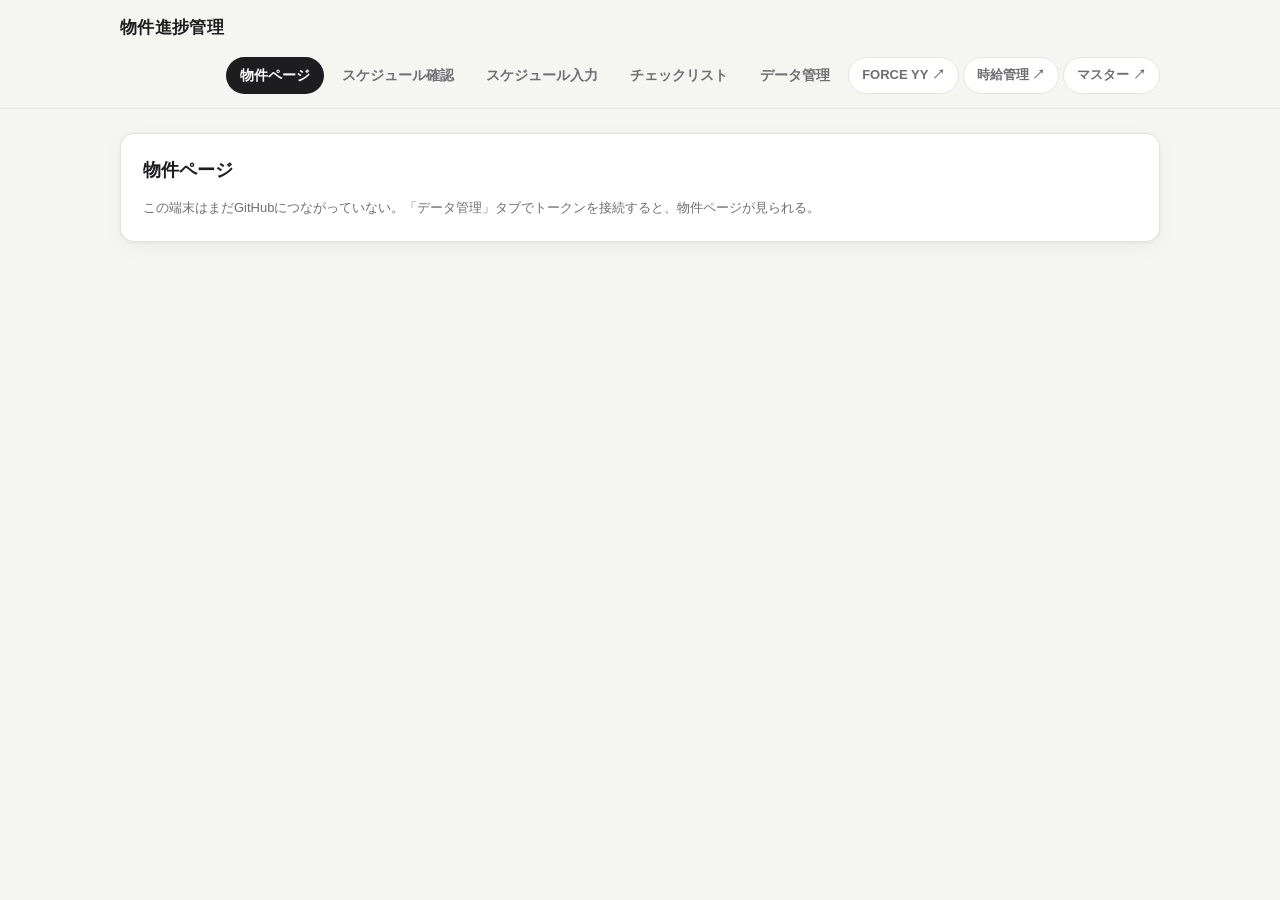
<file: bukken/index.html>
<!DOCTYPE html>
<html lang="ja">
<head>
<meta charset="UTF-8">
<meta name="viewport" content="width=device-width, initial-scale=1">
<title>物件進捗管理</title>
<link rel="icon" href="favicon.ico" sizes="any">
<link rel="icon" type="image/png" sizes="32x32" href="favicon-32.png">
<link rel="icon" type="image/png" sizes="16x16" href="favicon-16.png">
<link rel="apple-touch-icon" href="apple-touch-icon.png">
<link rel="stylesheet" href="../shared/base.css">
<link rel="stylesheet" href="pages.css?v=20260925">
<style>
/* 見た目の共通部分は ../shared/base.css（正本）。ここはこのアプリ固有のUIだけ */
textarea{width:100%;min-height:40px;resize:vertical}
.card h2{display:flex;align-items:center;gap:8px}
.memo-icon{cursor:help;color:var(--sub);font-size:11px}
.done{opacity:.45;text-decoration:line-through}
.overdue td{background:var(--danger-soft)}
.soon td{background:var(--warn-soft)}
/* gantt */
.gtoolbar{display:flex;gap:8px;flex-wrap:wrap;align-items:center;margin-bottom:12px}
.gtoolbar .grp{display:flex;gap:4px;align-items:center;background:#ececea;border-radius:999px;padding:3px}
.gtoolbar .grp button{border:none;background:transparent;padding:5px 12px;border-radius:999px;cursor:pointer;font-size:12px;color:var(--sub);font-weight:600}
.gtoolbar .grp button.on{background:#fff;color:var(--ink);box-shadow:0 1px 2px rgba(0,0,0,.1)}
.gwrap{overflow-x:auto;-webkit-overflow-scrolling:touch;border:1px solid var(--line);border-radius:10px}
.tblwrap{overflow-x:auto;-webkit-overflow-scrolling:touch}
.gantt{min-width:760px}
.grow{display:flex;border-bottom:1px solid #f0f0ee;min-height:30px}
.grow.header{border-bottom:1px solid var(--line);background:#fafaf8;position:sticky;top:0}
.grow.phead{background:#f0f2ee;font-weight:700;font-size:12px}
.glabel{flex:0 0 220px;padding:5px 8px;font-size:12px;border-right:1px solid var(--line);display:flex;align-items:center;gap:5px;overflow:hidden;white-space:nowrap;text-overflow:ellipsis}
.gtrack{flex:1;position:relative}
.gline{position:absolute;top:0;bottom:0;width:1px;background:#ececea}
.gline.month{background:#d8d8d4}
.gwe{position:absolute;top:0;bottom:0;background:rgba(110,110,115,.06)}
.gtoday{position:absolute;top:0;bottom:0;width:2px;background:var(--danger);z-index:5}
.gbar{position:absolute;top:5px;height:20px;border-radius:5px;opacity:.9;cursor:pointer;min-width:4px}
.gbar.done{opacity:.3}
.gpt{position:absolute;top:7px;width:14px;height:14px;transform:translateX(-7px) rotate(45deg);border-radius:3px;cursor:pointer;z-index:4}
.gpt.circle{border-radius:50%;transform:translateX(-7px)}
.gpt.done{opacity:.3}
.gmon{position:absolute;top:0;font-size:11px;color:var(--sub);padding:4px 4px;white-space:nowrap;border-left:1px solid #d6dae2}
.gday{position:absolute;bottom:0;font-size:10px;color:var(--sub);transform:translateX(2px);white-space:nowrap}
/* 締切ボード・チェックリスト */
.dlboard{display:flex;gap:6px;flex-wrap:wrap;margin-bottom:12px}
.dlchip{border:1px solid var(--line);border-radius:10px;padding:5px 12px;font-size:12px;cursor:pointer;background:#fff;display:flex;gap:6px;align-items:center}
.dlchip.near{background:var(--warn-soft);border-color:#d9c28a}
.dlchip.over{background:var(--danger-soft);border-color:var(--danger);color:var(--danger);font-weight:700}
.chk{display:flex;align-items:center;gap:8px;padding:4px 6px;border-bottom:1px solid #f0f0ee}
.chk input{width:16px;height:16px;flex:0 0 auto}
.prog{font-size:11px;color:var(--sub)}
.filerow{display:flex;gap:8px;flex-wrap:wrap;align-items:center}
/* タブレット以下（共通分はbase.css・ここはガント等の固有UIだけ） */
@media(max-width:820px){
  .gtoolbar .grp{flex-wrap:wrap}
  .gtoolbar .grp button{padding:8px 12px;white-space:nowrap}
  .dlchip{padding:8px 10px}
  .chk{padding:8px 6px}
  .chk input{width:20px;height:20px}
}
/* 印刷＝PDF書き出し（共通ルールはbase.css・ここはガント等の固有UIだけ）
   ガントは横長なのでこのアプリだけA4ヨコ（base.cssのA4タテを上書き） */
@media print{
  @page{size:A4 landscape}
  #printSheet .gwrap{overflow:visible;border:none;border-radius:0}
  #printSheet .gantt{min-width:0}
  #printSheet .grow{break-inside:avoid;min-height:18px}
  #printSheet .grow.header{position:static}
  #printSheet .grow.header .gtrack{height:26px!important}
  #printSheet .grow.phead{font-size:9px}
  #printSheet .glabel{flex-basis:200px;font-size:9px;padding:2px 6px;gap:4px}
  #printSheet .gbar{height:11px;top:3px;border-radius:3px}
  #printSheet .gpt{width:9px;height:9px;top:4px;transform:translateX(-5px) rotate(45deg);border-radius:2px}
  #printSheet .gpt.circle{transform:translateX(-5px)}
  #printSheet .gmon{font-size:8px;padding:2px 3px}
  #printSheet .gday{font-size:7px}
  #printSheet .dot{width:7px;height:7px}
  #printSheet .memo-icon{font-size:8px}
  #printSheet .tblwrap{overflow:visible}
}
/* スマホ（共通分はbase.css） */
@media(max-width:720px){
  .gtoolbar{gap:6px}
  .gtoolbar .grp button{padding:7px 8px;font-size:12px}
  .glabel{flex-basis:110px;font-size:11px}
  .gtoolbar>label{margin-left:0!important}
}
</style>
</head>
<body>
<header>
  <div class="head-in">
    <h1>物件進捗管理 <small id="syncBadge" title="クラウド同期の状態"></small></h1>
    <nav>
      <button data-tab="pages" class="active">物件ページ</button>
      <button data-tab="schedule">スケジュール確認</button>
      <button data-tab="input">スケジュール入力</button>
      <button data-tab="check">チェックリスト</button>
      <button data-tab="data">データ管理<span id="bakDot" style="display:none;color:#ff6b6b"> ●</span></button>
      <a class="applink" href="../force-yy/" title="FORCE TYPE YY（百とリタの先回り）の状況">FORCE YY ↗</a>
      <a class="applink" href="../jikyu/" title="時給プロジェクト管理を開く">時給管理 ↗</a>
      <a class="applink" href="../master/" title="マスター管理を開く（物件・クライアント・種別の追加はこちら）">マスター ↗</a>
    </nav>
  </div>
</header>
<main>

<!-- ===== スケジュール確認 ===== -->
<!-- ===== 物件ページ（pages.js） ===== -->
<section class="tab active" id="tab-pages"><div id="pagesRoot"></div></section>

<section class="tab" id="tab-schedule">
  <div class="card">
    <div id="dlBoard"></div>
    <div class="gtoolbar">
      <div class="grp" id="modeGrp">
        <button data-mode="gantt" class="on">ガント</button>
        <button data-mode="list">一覧表</button>
      </div>
      <div class="grp" id="periodGrp">
        <button data-period="w1">週間</button>
        <button data-period="w2">2週間</button>
        <button data-period="m1" class="on">月間</button>
        <button data-period="m2">2ヶ月</button>
        <button data-period="m3">3ヶ月</button>
        <button data-period="m6">6ヶ月</button>
      </div>
      <select id="scopeSel"><option value="all">全物件</option></select>
      <div class="grp">
        <button id="navPrev">◀</button>
        <button id="navToday">今日</button>
        <button id="navNext">▶</button>
      </div>
      <button class="btn sec sm" id="btnPdf" title="表示中のスケジュールをA4タテのPDFに（印刷画面で「PDFとして保存」）">PDF</button>
      <span id="rangeLabel" style="font-size:12px;color:var(--sub)"></span>
      <label style="font-size:12px;display:flex;align-items:center;gap:4px;margin-left:auto">
        <input type="checkbox" id="showDone" checked>完了も表示</label>
    </div>
    <div id="schedArea"></div>
  </div>
</section>

<!-- ===== スケジュール入力 ===== -->
<section class="tab" id="tab-input">
  <div class="card">
    <h2 id="itemFormTitle">予定・締切の登録</h2>
    <div class="frm">
      <label>物件 *<select id="iProject"></select></label>
      <label>種別 *<select id="iType"></select></label>
      <label>タイトル *<input id="iTitle" placeholder="例：実施設計図書 提出" style="width:220px"></label>
      <label>開始日 *<input type="date" id="iStart"></label>
      <label>終了日（空欄=単日・締切）<input type="date" id="iEnd"></label>
      <label>関係者区分<select id="iParty">
        <option>FDOA</option><option>クライアント</option><option>業者</option><option>その他</option>
      </select></label>
      <label>関係者名（業者名等）<input id="iPartyName" placeholder="例：福田建装" style="width:130px"></label>
      <label>ステータス<select id="iStatus">
        <option>予定</option><option>進行中</option><option>完了</option>
      </select></label>
    </div>
    <label style="font-size:11px;color:var(--sub)">備忘録メモ<textarea id="iMemo" placeholder="経緯・注意点・連絡内容など何でも"></textarea></label>
    <div style="margin-top:10px;display:flex;gap:8px">
      <button class="btn" id="itemSaveBtn">登録</button>
      <button class="btn gray" id="itemCancelBtn" style="display:none">キャンセル</button>
    </div>
  </div>
  <div class="card">
    <h2>登録済み一覧 <span class="count" id="itemCount"></span></h2>
    <div class="filerow" style="margin-bottom:10px">
      <select id="fProject"><option value="">全物件</option></select>
      <select id="fType"><option value="">全種別</option></select>
      <input id="fKw" placeholder="キーワード検索" style="width:160px">
    </div>
    <div class="tblwrap"><table>
      <thead><tr><th>開始</th><th>終了</th><th>物件</th><th>種別</th><th>タイトル</th><th>関係者</th><th>状態</th><th>メモ</th><th></th></tr></thead>
      <tbody id="itemRows"></tbody>
    </table></div>
  </div>
</section>

<!-- ===== チェックリスト ===== -->
<section class="tab" id="tab-check">
  <div class="card">
    <h2>提出物チェックリスト <span class="count" id="checkCount"></span></h2>
    <p class="note" style="margin-bottom:10px">山場の物件だけ持つ。提出が済んだらリストごと捨てる（管理はこれだけ方式）。</p>
    <div class="frm" style="align-items:flex-start">
      <label>物件<select id="kProject"></select></label>
      <label style="flex:1;min-width:240px">項目（改行で複数まとめて追加OK）<textarea id="kTitle" placeholder="平面図&#10;展開図&#10;建具表 …"></textarea></label>
      <button class="btn" id="kAddBtn" style="margin-top:16px">追加</button>
    </div>
    <div id="checkArea"></div>
  </div>
</section>

<!-- ===== データ管理 ===== -->
<section class="tab" id="tab-data">
  <div class="card">
    <h2>クラウド同期（GitHub保存）</h2>
    <p class="note" id="syncStatus" style="margin-bottom:10px">未設定（この端末のブラウザ内にだけ保存中）</p>
    <div class="frm">
      <label>アクセストークン<input type="password" id="ghTokenInput" placeholder="github_pat_…" style="width:280px"></label>
      <button class="btn" id="ghConnectBtn">接続</button>
      <button class="btn gray" id="ghSyncNowBtn">今すぐ同期</button>
      <button class="btn red" id="ghDisconnectBtn">この端末から切断</button>
    </div>
    <p class="note">接続すると保存のたびにGitHubの非公開リポジトリ（<span id="repoLabel"></span>）へ自動保存され、他の端末と共有される。トークンは3アプリ（マスター・物件・時給）共通で、この端末のブラウザにだけ保存。オフライン時もそのまま使えて、復帰時に同期する。</p>
  </div>
  <div class="card">
    <h2>バックアップ・書き出し</h2>
    <div style="display:flex;gap:8px;flex-wrap:wrap;margin-bottom:10px">
      <button class="btn" id="expJson">JSON書き出し（完全バックアップ）</button>
      <button class="btn" id="expCsv">予定CSV書き出し</button>
      <label class="btn gray" style="display:inline-block;cursor:pointer">JSON読み込み（復元）<input type="file" id="impJson" accept=".json" style="display:none"></label>
    </div>
    <p class="note" id="bakNote">クラウド同期が未設定の間、データはこのブラウザのlocalStorageにだけ保存される。<b>節目ごとにJSON書き出し</b>して「バックアップ」フォルダへ。（同期接続後は全保存がGitHubに自動バックアップされるので、JSON書き出しは保険）</p>
  </div>
  <div class="card">
    <h2>現在のデータ</h2>
    <p class="note" id="dataStats"></p>
  </div>
  <div class="card">
    <h2>拡張ロードマップ（設計メモ）</h2>
    <p class="note">
      ・全データはスキーマバージョン付きJSON。全項目に <code>memo</code> と予備領域 <code>meta</code> を持たせてあり、項目追加はスキーマ移行で吸収できる。<br>
      ・マスタ（クライアント・物件・種別）の正本は master.json。<b>追加・編集はマスター管理アプリで</b>（このアプリは読むだけ）。<br>
      ・将来：時給プロジェクト管理と物件IDで連携（稼働記録⇄スケジュール突き合わせ）→ 最終的に合体も可。
    </p>
  </div>
  <div class="card">
    <h2>危険操作</h2>
    <button class="btn red" id="wipeBtn">全データ消去</button>
  </div>
</section>

</main>
<div id="printSheet" aria-hidden="true"></div>
<script src="../shared/store.js?v=20260720"></script>
<script src="pages.js?v=20260925b"></script>
<script>
'use strict';
/* ========== 設定（直書き禁止・ここに集約） ========== */
const CONFIG={
  github:{owner:'neongreeen',repo:'fdoa-app-data',branch:'main'},
  files:{master:'master.json',bukken:'bukken.json'},
  tokenKey:'fdoa_gh_token',                 // 3アプリ共通のトークン保存キー
  legacyTokenKeys:['fdoa_bukken_gh_token'],
  storageKey:'fdoa_bukken_shinchoku_v1',    // この端末（localStorage）の保存キー
  masterCacheKey:'fdoa_master_cache_v1',    // master.jsonの端末キャッシュ（オフライン用・時給とも共用予定）
};

/* ========== 基盤 ========== */
const $=id=>document.getElementById(id);
const esc=s=>String(s??'').replace(/[&<>"']/g,c=>({'&':'&amp;','<':'&lt;','>':'&gt;','"':'&quot;',"'":'&#39;'}[c]));
const uid=p=>p+'_'+Date.now().toString(36)+Math.random().toString(36).slice(2,6);
const pad=n=>String(n).padStart(2,'0');
const fmt=d=>d.getFullYear()+'-'+pad(d.getMonth()+1)+'-'+pad(d.getDate());
const parse=s=>{const[y,m,d]=s.split('-').map(Number);return new Date(y,m-1,d);};
const addDays=(d,n)=>{const x=new Date(d);x.setDate(x.getDate()+n);return x;};
const daysBetween=(a,b)=>Math.round((b-a)/864e5);
const today=()=>{const n=new Date();return new Date(n.getFullYear(),n.getMonth(),n.getDate());};
const WD=['日','月','火','水','木','金','土'];
const disp=s=>{if(!s)return'';const d=parse(s);return (d.getMonth()+1)+'/'+d.getDate()+'('+WD[d.getDay()]+')';};
const mondayOf=d=>addDays(d,-((d.getDay()+6)%7));

function seed(){return{schemaVersion:2,items:[],checklists:[],settings:{},meta:{}};}
function migrate(d){
  const base=seed();
  for(const k of Object.keys(base)) if(d[k]===undefined) d[k]=base[k];
  // v1→v2：マスタ（clients/projects/types）はmaster.jsonへ移管（着工② 2026-07-08）。IDは統一済みなので付け替え不要
  delete d.clients;delete d.projects;delete d.types;
  d.schemaVersion=2;
  return d;
}
let db;
try{const raw=localStorage.getItem(CONFIG.storageKey);db=raw?migrate(JSON.parse(raw)):seed();}catch(e){db=seed();}
function persist(){localStorage.setItem(CONFIG.storageKey,JSON.stringify(db));}
function save(){db.settings.dirtyCount=(db.settings.dirtyCount||0)+1;db.meta.savedAt=new Date().toISOString();persist();renderAll();store.queueSync();}

const view={mode:'gantt',scope:'all',period:'m1',anchor:today(),showDone:true,editItem:null};

/* ========== マスタ（正本＝master.json・このアプリは読み取り専用） ========== */
let masters={clients:[],projects:[],types:[]};
function adoptMasters(m){
  if(!m)return;
  masters={clients:m.clients||[],projects:m.projects||[],types:m.types||[]};
  try{localStorage.setItem(CONFIG.masterCacheKey,JSON.stringify(m));}catch(e){} // キャッシュはmaster.json丸ごと（時給はcontents/expTypesも使うため）
}
// 起動時はキャッシュから即表示（オフラインでも直近のマスタで動く）。マスター管理アプリのローカルデータも予備に読む
try{
  const c=localStorage.getItem(CONFIG.masterCacheKey);
  if(c)masters=JSON.parse(c);
  else{const m=localStorage.getItem('fdoa_master_v1');if(m)adoptMasters(JSON.parse(m));}
}catch(e){}
async function loadMasters(){ // クラウドのmaster.jsonから最新を取得
  const m=await store.fetchFile(CONFIG.files.master);
  if(m){adoptMasters(m);renderAll();}
}

const clientById=id=>masters.clients.find(c=>c.id===id);
const projectById=id=>masters.projects.find(p=>p.id===id);
const typeById=id=>masters.types.find(t=>t.id===id);
const activeProjects=()=>masters.projects.filter(p=>!p.archived&&p.status!=='完了');
const KINDLBL={deadline:'締切◆',period:'期間▬',event:'連絡●'};
const txtColor=h=>{const m=/^#?([0-9a-f]{6})$/i.exec(String(h||''));if(!m)return'#fff';const n=parseInt(m[1],16),r=n>>16,g=n>>8&255,b=n&255;return(r*299+g*587+b*114)/1000>150?'#1d1d1f':'#fff';};

/* ========== タブ ========== */
document.querySelectorAll('nav button').forEach(b=>b.onclick=()=>{
  document.querySelectorAll('nav button').forEach(x=>x.classList.toggle('active',x===b));
  document.querySelectorAll('section.tab').forEach(s=>s.classList.toggle('active',s.id==='tab-'+b.dataset.tab));
});

/* ========== 予定入力 ========== */
$('itemSaveBtn').onclick=()=>{
  const projectId=$('iProject').value, typeId=$('iType').value, title=$('iTitle').value.trim(), start=$('iStart').value;
  if(!projectId)return alert('物件を選んで（物件の追加は右上の「マスター ↗」で）');
  if(!typeId)return alert('種別を選んで');
  if(!title)return alert('タイトルを入れて');
  if(!start)return alert('開始日を入れて');
  let end=$('iEnd').value||'';
  if(end&&end<start)return alert('終了日が開始日より前になってる');
  const data={projectId,typeId,title,start,end,party:$('iParty').value,
    partyName:$('iPartyName').value.trim(),status:$('iStatus').value,memo:$('iMemo').value.trim()};
  if(view.editItem)Object.assign(db.items.find(i=>i.id===view.editItem),data,{updatedAt:fmt(today())});
  else db.items.push({id:uid('i'),...data,createdAt:fmt(today()),meta:{}});
  cancelItem();save();
};
function cancelItem(){view.editItem=null;
  $('iTitle').value=$('iStart').value=$('iEnd').value=$('iPartyName').value=$('iMemo').value='';
  $('iParty').value='FDOA';$('iStatus').value='予定';
  $('itemFormTitle').textContent='予定・締切の登録';
  $('itemSaveBtn').textContent='登録';$('itemCancelBtn').style.display='none';}
$('itemCancelBtn').onclick=cancelItem;
function ensureOpt(sel,id,label){ // 編集対象がアーカイブ済み等でリストにない時だけ足す
  if(id&&![...sel.options].some(o=>o.value===id))sel.insertAdjacentHTML('beforeend',opt(id,label));}
function editItem(id){const i=db.items.find(x=>x.id===id);if(!i)return;
  document.querySelector('nav button[data-tab="input"]').click();
  view.editItem=id;
  const ip=projectById(i.projectId),it=typeById(i.typeId);
  ensureOpt($('iProject'),i.projectId,ip?ip.name:'（不明な物件）');
  ensureOpt($('iType'),i.typeId,it?it.name:'（不明な種別）');
  $('iProject').value=i.projectId;$('iType').value=i.typeId;$('iTitle').value=i.title;
  $('iStart').value=i.start;$('iEnd').value=i.end||'';$('iParty').value=i.party||'FDOA';
  $('iPartyName').value=i.partyName||'';$('iStatus').value=i.status||'予定';$('iMemo').value=i.memo||'';
  $('itemFormTitle').textContent='予定の編集中';
  $('itemSaveBtn').textContent='更新';$('itemCancelBtn').style.display='';
  window.scrollTo({top:0,behavior:'smooth'});}
function delItem(id){if(!confirm('この予定を削除する？'))return;
  db.items=db.items.filter(i=>i.id!==id);save();}
function toggleDone(id){const i=db.items.find(x=>x.id===id);if(!i)return;
  i.status=i.status==='完了'?'予定':'完了';save();}

/* ========== チェックリスト ========== */
$('kAddBtn').onclick=()=>{
  const pid=$('kProject').value;
  if(!pid)return alert('物件を選んで');
  const lines=$('kTitle').value.split('\n').map(s=>s.trim()).filter(Boolean);
  if(!lines.length)return alert('項目を入れて');
  for(const l of lines)db.checklists.push({id:uid('k'),projectId:pid,title:l,done:false,meta:{}});
  $('kTitle').value='';save();
};
function toggleCheck(id){const k=db.checklists.find(x=>x.id===id);if(k){k.done=!k.done;save();}}
function delCheck(id){db.checklists=db.checklists.filter(x=>x.id!==id);save();}
function clearDone(pid){if(!confirm('チェック済みを消す？'))return;
  db.checklists=db.checklists.filter(k=>!(k.projectId===pid&&k.done));save();}
function delList(pid){if(!confirm('この物件のリストを丸ごと捨てる？'))return;
  db.checklists=db.checklists.filter(k=>k.projectId!==pid);save();}
function renderCheck(){
  const byP={};
  for(const k of db.checklists)(byP[k.projectId]=byP[k.projectId]||[]).push(k);
  const rest=db.checklists.filter(k=>!k.done).length;
  $('checkCount').textContent=db.checklists.length?('残 '+rest+'件'):'';
  $('checkArea').innerHTML=Object.keys(byP).map(pid=>{
    const p=projectById(pid),ks=byP[pid],done=ks.filter(k=>k.done).length;
    return '<div style="margin-bottom:18px"><div style="display:flex;align-items:center;gap:8px;margin-bottom:4px"><b>'+(p?'<span class="dot" style="background:'+esc(p.color)+'"></span>'+esc(p.name):'（削除済み物件）')+'</b><span class="prog">'+done+'/'+ks.length+'</span><button class="btn sm gray" onclick="clearDone(\''+pid+'\')">済みを一掃</button><button class="btn sm red" onclick="delList(\''+pid+'\')">リストごと捨てる</button></div>'
      +ks.map(k=>'<div class="chk"><input type="checkbox" '+(k.done?'checked':'')+' onchange="toggleCheck(\''+k.id+'\')"><span class="'+(k.done?'done':'')+'">'+esc(k.title)+'</span><button class="btn sm red" style="margin-left:auto" onclick="delCheck(\''+k.id+'\')">×</button></div>').join('')
      +'</div>';
  }).join('')||'<div class="empty">チェックリストなし。山場の物件だけ作る。</div>';
}

/* ========== 直近の締切ボード ========== */
function renderDlBoard(){
  const t0=today();
  const dls=db.items
    .filter(i=>{const t=typeById(i.typeId);return t&&t.kind==='deadline'&&i.status!=='完了';})
    .map(i=>({i,due:parse(i.end||i.start)}))
    .filter(x=>daysBetween(t0,x.due)<=14)
    .sort((a,b)=>a.due-b.due);
  if(!dls.length){$('dlBoard').innerHTML='';return;}
  $('dlBoard').innerHTML='<div class="dlboard">'+dls.map(({i,due})=>{
    const p=projectById(i.projectId);
    const n=daysBetween(t0,due);
    const cls=n<0?'over':(n<=7?'near':'');
    const rest=n<0?('超過'+(-n)+'日'):(n===0?'今日！':'あと'+n+'日');
    return '<div class="dlchip '+cls+'" onclick="editItem(\''+i.id+'\')" title="'+esc(i.memo||'')+'">◆ '+disp(i.end||i.start)+'｜'+(p?esc(p.name):'?')+'｜'+esc(i.title)+'｜<b>'+rest+'</b></div>';
  }).join('')+'</div>';
}

/* ========== 描画 ========== */
function opt(v,t,sel){return '<option value="'+esc(v)+'"'+(sel===v?' selected':'')+'>'+esc(t)+'</option>';}
function fillSelects(){
  const pOpts=activeProjects().map(p=>opt(p.id,p.name)).join('');
  const pAll=masters.projects.map(p=>opt(p.id,p.name)).join('');
  const keep=(el,html,first)=>{const v=el.value;el.innerHTML=first+html;if([...el.options].some(o=>o.value===v))el.value=v;};
  keep($('iProject'),pOpts,'<option value="">— 物件 —</option>');
  keep($('kProject'),pOpts,'<option value="">— 物件 —</option>');
  keep($('iType'),masters.types.filter(t=>!t.archived).map(t=>opt(t.id,t.name)).join(''),'<option value="">— 種別 —</option>');
  keep($('fProject'),pAll,'<option value="">全物件</option>');
  keep($('fType'),masters.types.map(t=>opt(t.id,t.name)).join(''),'<option value="">全種別</option>');
  keep($('scopeSel'),activeProjects().map(p=>opt(p.id,p.name)).join(''),'<option value="all">全物件</option>');
}
function renderItems(){
  const fp=$('fProject').value,ft=$('fType').value,kw=$('fKw').value.trim();
  let list=db.items.slice().sort((a,b)=>a.start<b.start?-1:1);
  if(fp)list=list.filter(i=>i.projectId===fp);
  if(ft)list=list.filter(i=>i.typeId===ft);
  if(kw)list=list.filter(i=>(i.title+(i.memo||'')+(i.partyName||'')).includes(kw));
  $('itemCount').textContent=list.length+'件';
  const t0=fmt(today());
  $('itemRows').innerHTML=list.map(i=>{
    const p=projectById(i.projectId),t=typeById(i.typeId);
    const isDone=i.status==='完了';
    const endOr=i.end||i.start;
    let cls='';
    if(!isDone&&t&&t.kind==='deadline'){if(endOr<t0)cls='overdue';else if(daysBetween(today(),parse(endOr))<=7)cls='soon';}
    return '<tr class="'+cls+'"><td>'+disp(i.start)+'</td><td>'+(i.end?disp(i.end):'')+'</td><td>'+(p?'<span class="dot" style="background:'+esc(p.color)+'"></span>'+esc(p.name):'?')+'</td><td>'+(t?'<span class="badge" style="background:'+esc(t.color)+';color:'+txtColor(t.color)+'">'+esc(t.name)+'</span>':'?')+'</td><td class="'+(isDone?'done':'')+'">'+esc(i.title)+'</td><td class="muted">'+esc(i.party||'')+(i.partyName?'：'+esc(i.partyName):'')+'</td><td>'+esc(i.status)+'</td><td class="muted" style="max-width:180px;overflow:hidden;text-overflow:ellipsis;white-space:nowrap" title="'+esc(i.memo||'')+'">'+esc(i.memo||'')+'</td><td style="white-space:nowrap"><button class="btn sm gray" onclick="editItem(\''+i.id+'\')">編集</button> <button class="btn sm" style="background:'+(isDone?'#8b93a1':'var(--ok)')+'" onclick="toggleDone(\''+i.id+'\')">'+(isDone?'戻す':'完了')+'</button> <button class="btn sm red" onclick="delItem(\''+i.id+'\')">削除</button></td></tr>';
  }).join('')||'<tr><td colspan="9" class="muted">該当なし</td></tr>';
}
['fProject','fType'].forEach(id=>$(id).onchange=renderItems);
$('fKw').oninput=renderItems;

/* ========== スケジュール確認 ========== */
function calcRange(){
  const a=view.anchor;
  if(view.period==='w1'){const s=mondayOf(a);return[s,addDays(s,6)];}
  if(view.period==='w2'){const s=mondayOf(a);return[s,addDays(s,13)];}
  const n=Number(view.period.slice(1));
  const s=new Date(a.getFullYear(),a.getMonth(),1);
  return[s,new Date(a.getFullYear(),a.getMonth()+n,0)];
}
$('modeGrp').querySelectorAll('button').forEach(b=>b.onclick=()=>{view.mode=b.dataset.mode;
  $('modeGrp').querySelectorAll('button').forEach(x=>x.classList.toggle('on',x===b));renderSchedule();});
$('periodGrp').querySelectorAll('button').forEach(b=>b.onclick=()=>{view.period=b.dataset.period;
  $('periodGrp').querySelectorAll('button').forEach(x=>x.classList.toggle('on',x===b));renderSchedule();});
$('scopeSel').onchange=e=>{view.scope=e.target.value;renderSchedule();};
$('showDone').onchange=e=>{view.showDone=e.target.checked;renderSchedule();};
$('navToday').onclick=()=>{view.anchor=today();renderSchedule();};
/* 表示中のスケジュールをPDFに：#printSheetに組んでwindow.print()（A4タテ＝shared/base.cssの印刷ルール） */
$('btnPdf').onclick=()=>{
  const scopeName=view.scope==='all'?'全物件':((projectById(view.scope)||{}).name||'');
  $('printSheet').innerHTML=
    '<div class="pt-head">'+
      '<div><div class="pt-title">物件スケジュール　'+esc(scopeName)+'</div></div>'+
      '<div class="pt-sub">'+esc($('rangeLabel').textContent)+'<br>出力日 '+fmt(today()).replaceAll('-','/')+'　FDOA</div>'+
    '</div>'+
    $('schedArea').innerHTML;
  window.print();
};
window.addEventListener('afterprint',()=>{$('printSheet').innerHTML='';});
$('navPrev').onclick=()=>nav(-1);
$('navNext').onclick=()=>nav(1);
function nav(dir){
  if(view.period==='w1')view.anchor=addDays(view.anchor,7*dir);
  else if(view.period==='w2')view.anchor=addDays(view.anchor,14*dir);
  else{const n=Number(view.period.slice(1));const a=view.anchor;
    view.anchor=new Date(a.getFullYear(),a.getMonth()+n*dir,1);}
  renderSchedule();
}
function itemsInRange(rs,re){
  let list=db.items.filter(i=>{
    const s=parse(i.start),e=parse(i.end||i.start);
    return s<=re&&e>=rs;
  });
  if(view.scope!=='all')list=list.filter(i=>i.projectId===view.scope);
  if(!view.showDone)list=list.filter(i=>i.status!=='完了');
  return list.sort((a,b)=>a.start<b.start?-1:1);
}
function renderSchedule(){
  const[rs,re]=calcRange();
  $('rangeLabel').textContent=fmt(rs).replaceAll('-','/')+' 〜 '+fmt(re).replaceAll('-','/');
  const list=itemsInRange(rs,re);
  if(masters.projects.length===0){$('schedArea').innerHTML='<div class="empty">まず右上の「マスター ↗」で物件を登録 →「スケジュール入力」で予定を入れてね（クラウド未接続ならデータ管理タブでトークンを設定）</div>';return;}
  if(view.mode==='list')renderListView(list,rs,re);
  else renderGantt(list,rs,re);
}
function renderListView(list){
  if(!list.length){$('schedArea').innerHTML='<div class="empty">この期間に予定なし</div>';return;}
  const t0=fmt(today());
  let html='<div class="tblwrap"><table><thead><tr><th>開始</th><th>終了</th><th>物件</th><th>種別</th><th>タイトル</th><th>関係者</th><th>状態</th><th>メモ</th></tr></thead><tbody>';
  html+=list.map(i=>{
    const p=projectById(i.projectId),t=typeById(i.typeId);
    const isDone=i.status==='完了';const endOr=i.end||i.start;
    let cls='';
    if(!isDone&&t&&t.kind==='deadline'){if(endOr<t0)cls='overdue';else if(daysBetween(today(),parse(endOr))<=7)cls='soon';}
    return '<tr class="'+cls+'" style="cursor:pointer" onclick="editItem(\''+i.id+'\')"><td>'+disp(i.start)+'</td><td>'+(i.end?disp(i.end):'')+'</td><td>'+(p?'<span class="dot" style="background:'+esc(p.color)+'"></span>'+esc(p.name):'')+'</td><td>'+(t?'<span class="badge" style="background:'+esc(t.color)+';color:'+txtColor(t.color)+'">'+esc(t.name)+'</span>':'')+'</td><td class="'+(isDone?'done':'')+'">'+esc(i.title)+'</td><td class="muted">'+esc(i.party||'')+(i.partyName?'：'+esc(i.partyName):'')+'</td><td>'+esc(i.status)+'</td><td class="muted">'+esc(i.memo||'')+'</td></tr>';
  }).join('');
  $('schedArea').innerHTML=html+'</tbody></table></div>';
}
function renderGantt(list,rs,re){
  const total=daysBetween(rs,re)+1;
  const pct=d=>(daysBetween(rs,d)/total*100);
  const wpct=n=>(n/total*100);
  /* 背景（ヘッダー・グリッド・週末・今日線） */
  let grid='',we='',dayLbls='',monLbls='';
  for(let i=0;i<total;i++){
    const d=addDays(rs,i);
    if(d.getDate()===1&&i>0)grid+='<div class="gline month" style="left:'+wpct(i)+'%"></div>';
    else if(total<=35)grid+='<div class="gline" style="left:'+wpct(i)+'%"></div>';
    else if(d.getDay()===1)grid+='<div class="gline" style="left:'+wpct(i)+'%"></div>';
    if(total<=35&&(d.getDay()===0||d.getDay()===6))we+='<div class="gwe" style="left:'+wpct(i)+'%;width:'+wpct(1)+'%"></div>';
    if(total<=14)dayLbls+='<div class="gday" style="left:'+wpct(i)+'%">'+d.getDate()+'('+WD[d.getDay()]+')</div>';
    else if(total<=35)dayLbls+=(d.getDate()%2===1?'<div class="gday" style="left:'+wpct(i)+'%">'+d.getDate()+'</div>':'');
    else if(d.getDay()===1)dayLbls+='<div class="gday" style="left:'+wpct(i)+'%">'+(d.getMonth()+1)+'/'+d.getDate()+'</div>';
    if(d.getDate()===1||i===0)monLbls+='<div class="gmon" style="left:'+wpct(i)+'%">'+d.getFullYear()+'年'+(d.getMonth()+1)+'月</div>';
  }
  const t0=today();
  const todayLine=(t0>=rs&&t0<=re)?'<div class="gtoday" style="left:'+(pct(t0)+wpct(.5))+'%"></div>':'';
  const bg=grid+we+todayLine;
  /* 行 */
  let projs=view.scope==='all'?activeProjects():masters.projects.filter(p=>p.id===view.scope);
  if(view.scope==='all'){
    // 未完了の締切が近い物件を上に（締切なしは下・元の順）
    const due={},t0s=fmt(today());
    for(const i of db.items){
      const t=typeById(i.typeId);
      if(!t||t.kind!=='deadline'||i.status==='完了')continue;
      const d=i.end||i.start;
      if(d>=t0s&&(!due[i.projectId]||d<due[i.projectId]))due[i.projectId]=d;
    }
    projs=projs.slice().sort((a,b)=>((due[a.id]||'9999')<(due[b.id]||'9999')?-1:1));
  }
  let rows='<div class="grow header"><div class="glabel muted">物件／予定</div><div class="gtrack" style="height:40px">'+grid+monLbls+dayLbls+'</div></div>';
  let any=false;
  for(const p of projs){
    const pi=list.filter(i=>i.projectId===p.id);
    if(!pi.length)continue;
    any=true;
    rows+='<div class="grow phead"><div class="glabel"><span class="dot" style="background:'+esc(p.color)+'"></span>'+esc(p.name)+'</div><div class="gtrack">'+bg+'</div></div>';
    for(const i of pi){
      const t=typeById(i.typeId)||{kind:'period',color:'#888',name:'?'};
      const isDone=i.status==='完了';
      const s=parse(i.start),e=parse(i.end||i.start);
      const cs=s<rs?rs:s, ce=e>re?re:e;
      let mark='';
      const tip=esc(i.title)+'｜'+disp(i.start)+(i.end?'〜'+disp(i.end):'')+(i.memo?'\n'+esc(i.memo):'');
      if(t.kind==='deadline'&&!i.end){
        mark='<div class="gpt'+(isDone?' done':'')+'" style="left:'+(pct(cs)+wpct(.5))+'%;background:'+esc(t.color)+'" title="'+tip+'" onclick="editItem(\''+i.id+'\')"></div>';
      }else if(t.kind==='event'&&!i.end){
        mark='<div class="gpt circle'+(isDone?' done':'')+'" style="left:'+(pct(cs)+wpct(.5))+'%;background:'+esc(t.color)+'" title="'+tip+'" onclick="editItem(\''+i.id+'\')"></div>';
      }else{
        mark='<div class="gbar'+(isDone?' done':'')+'" style="left:'+pct(cs)+'%;width:'+wpct(daysBetween(cs,ce)+1)+'%;background:'+esc(t.color)+'" title="'+tip+'" onclick="editItem(\''+i.id+'\')"></div>';
      }
      rows+='<div class="grow"><div class="glabel"><span class="badge" style="background:'+esc(t.color)+';color:'+txtColor(t.color)+'">'+esc(t.name)+'</span><span class="'+(isDone?'done':'')+'" style="overflow:hidden;text-overflow:ellipsis">'+esc(i.title)+'</span>'+(i.memo?'<span class="memo-icon" title="'+esc(i.memo)+'">※メモ</span>':'')+'</div><div class="gtrack">'+bg+mark+'</div></div>';
    }
  }
  if(!any)rows+='<div class="empty">この期間に予定なし</div>';
  $('schedArea').innerHTML='<div class="gwrap"><div class="gantt">'+rows+'</div></div>';
}

/* ========== データ管理 ========== */
$('expJson').onclick=()=>{
  const blob=new Blob([JSON.stringify(db,null,1)],{type:'application/json'});
  const a=document.createElement('a');a.href=URL.createObjectURL(blob);
  a.download='物件進捗バックアップ_'+fmt(today())+'.json';a.click();
  db.settings.dirtyCount=0;db.settings.lastExportAt=fmt(today());persist();renderAll();
};
$('expCsv').onclick=()=>{
  const head=['開始','終了','物件','クライアント','種別','タイトル','関係者区分','関係者名','ステータス','メモ'];
  const q=s=>'"'+String(s??'').replaceAll('"','""')+'"';
  const rows=db.items.slice().sort((a,b)=>a.start<b.start?-1:1).map(i=>{
    const p=projectById(i.projectId),c=p?clientById(p.clientId):null,t=typeById(i.typeId);
    return [i.start,i.end||'',p?p.name:'',c?c.name:'',t?t.name:'',i.title,i.party||'',i.partyName||'',i.status,i.memo||''].map(q).join(',');
  });
  const blob=new Blob(['﻿'+head.map(q).join(',')+'\n'+rows.join('\n')],{type:'text/csv'});
  const a=document.createElement('a');a.href=URL.createObjectURL(blob);
  a.download='物件進捗予定_'+fmt(today())+'.csv';a.click();
};
$('impJson').onchange=e=>{
  const f=e.target.files[0];if(!f)return;
  const r=new FileReader();
  r.onload=()=>{
    try{
      const d=JSON.parse(r.result);
      if(!d.schemaVersion||!Array.isArray(d.items))throw new Error('形式が違う');
      if(!confirm('現在のデータを読み込んだ内容で置き換える。いい？'))return;
      db=migrate(d);save();alert('読み込み完了');
    }catch(err){alert('読み込み失敗：'+err.message);}
    e.target.value='';
  };
  r.readAsText(f);
};
$('wipeBtn').onclick=()=>{
  if(!confirm('全データを消す。JSONバックアップは取った？'))return;
  if(!confirm('本当に消すよ？'))return;
  db=seed();save();
};
function renderData(){
  const dirty=db.settings.dirtyCount||0;
  // 赤●のバックアップ促しはクラウド同期が未設定の端末だけ（接続済みなら全保存が自動でGitHubに残る）
  $('bakDot').style.display=(dirty>=20&&!store.hasToken())?'':'none';
  $('repoLabel').textContent=CONFIG.github.owner+'/'+CONFIG.github.repo+' の '+CONFIG.files.bukken;
  $('dataStats').innerHTML='予定 '+db.items.length+'件 ／ チェック項目 '+db.checklists.length+'件<br>マスタ参照：クライアント '+masters.clients.length+'件 ／ 物件 '+masters.projects.length+'件 ／ 種別 '+masters.types.length+'件（正本＝'+CONFIG.files.master+'・編集はマスター管理アプリで）<br>スキーマ v'+db.schemaVersion+' ／ 保存先：このブラウザのlocalStorage（キー: '+CONFIG.storageKey+'）＋クラウド同期 '+(store.hasToken()?'ON（GitHub: '+CONFIG.github.owner+'/'+CONFIG.github.repo+'/'+CONFIG.files.bukken+'）':'未設定')+'<br>前回JSON書き出し：'+(db.settings.lastExportAt||'まだ')+'（それ以降の変更 '+dirty+'回'+(dirty>=20&&!store.hasToken()?'・そろそろ書き出して':'')+'）';
}

/* ========== クラウド同期（共通部品 shared/store.js を使用） ========== */
const SYNC_LBL={
  off:['','未設定（この端末のブラウザ内にだけ保存中）'],
  loading:['☁️…','クラウドから読み込み中…'],
  dirty:['☁️●','変更あり・まもなく自動保存'],
  saving:['☁️↑','クラウドへ保存中…'],
  saved:['☁️✓','同期済み'],
  offline:['☁️⚠','オフライン。復帰したら自動で同期する'],
  error:['☁️✕','同期エラー'],
};
const store=createCloudStore({
  owner:CONFIG.github.owner,repo:CONFIG.github.repo,branch:CONFIG.github.branch,
  path:CONFIG.files.bukken,tokenKey:CONFIG.tokenKey,legacyTokenKeys:CONFIG.legacyTokenKeys,
  label:'物件進捗',
  getData:()=>db,
  adoptRemote:data=>{db=migrate(data);persist();renderAll();},
  onState:(state,msg)=>{
    const[badge,label]=SYNC_LBL[state]||['',''];
    $('syncBadge').textContent=badge;
    $('syncStatus').textContent=label+(msg?'：'+msg:'')+(state==='saved'?'（'+new Date().toLocaleTimeString('ja-JP')+'）':'');
    $('syncStatus').style.color=state==='error'?'var(--danger)':state==='offline'?'var(--warn)':'var(--sub)';
  },
});
$('ghConnectBtn').onclick=async()=>{
  const t=$('ghTokenInput').value.trim();
  if(!t)return alert('トークンを貼り付けて');
  $('ghTokenInput').value='';
  await store.connect(t);renderAll();loadMasters();if(window.fdoaPagesStart)window.fdoaPagesStart();
};
$('ghSyncNowBtn').onclick=()=>{
  if(!store.hasToken())return alert('先にトークンを設定して');
  store.syncNow();loadMasters();
};
$('ghDisconnectBtn').onclick=()=>{
  if(!confirm('この端末をクラウド同期から切断する？（クラウド上のデータは残る。マスター管理・時給管理も同じトークンなので一緒に切れる）'))return;
  store.disconnect();renderData();
};

/* ========== 全体描画 ========== */
function renderAll(){fillSelects();renderItems();renderSchedule();renderCheck();renderDlBoard();renderData();}
window.toggleCheck=toggleCheck;window.delCheck=delCheck;window.clearDone=clearDone;window.delList=delList;
window.editItem=editItem;window.delItem=delItem;window.toggleDone=toggleDone;
renderAll();
(async()=>{await store.init();loadMasters();})();
</script>
</body>
</html>
</file>
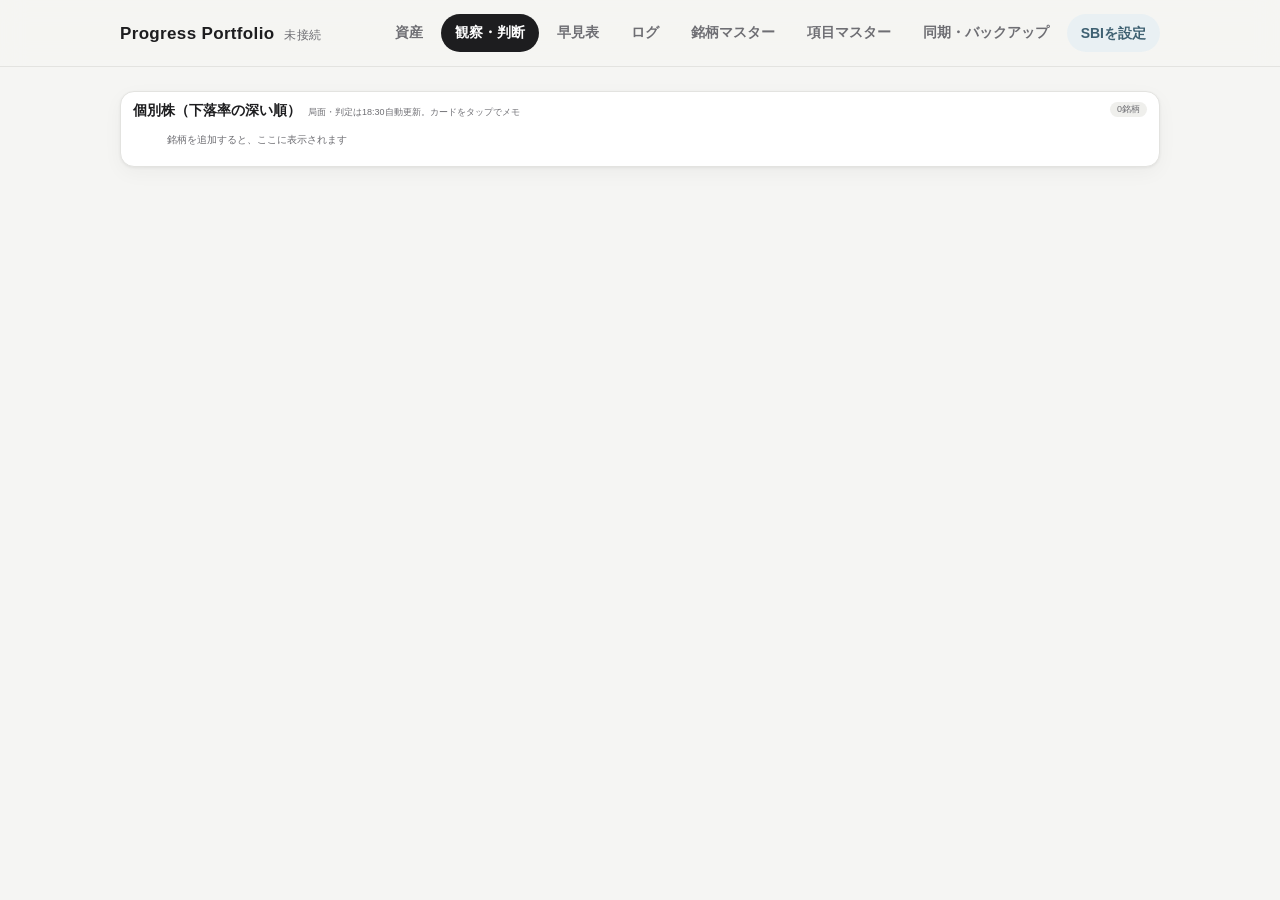
<file: extra/index.html>
<!DOCTYPE html>
<html lang="ja">
<head>
<meta charset="UTF-8">
<meta name="viewport" content="width=device-width, initial-scale=1.0">
<title>エクストラチャージ｜FDOA</title>
<link rel="icon" href="data:image/svg+xml,<svg xmlns='http://www.w3.org/2000/svg' viewBox='0 0 100 100'><text y='.9em' font-size='90'>⚡</text></svg>">
<link rel="apple-touch-icon" href="apple-touch-icon.png">
<script>location.replace("../progress/#observe");</script>
</head>
<body>
<p style="font-family:sans-serif;padding:24px;font-size:14px;line-height:1.7">
エクストラチャージはProgress Portfolioの「観察・判断」タブに統合されました。<br>
自動で移動しない場合は <a href="../progress/#observe">こちら</a> へ。
</p>
</body>
</html>
</file>
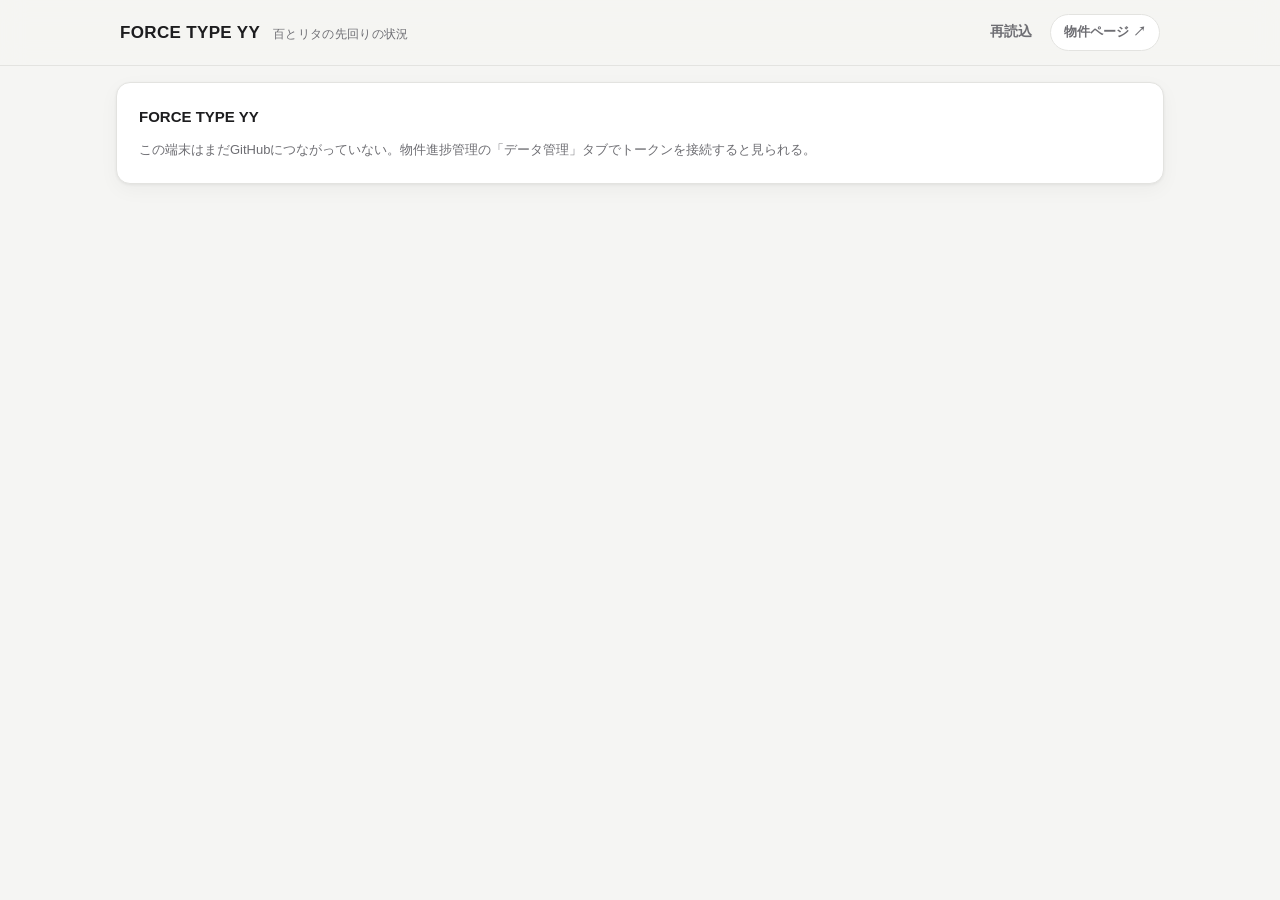
<file: force-yy/index.html>
<!DOCTYPE html>
<html lang="ja">
<head>
<meta charset="UTF-8">
<meta name="viewport" content="width=device-width, initial-scale=1.0">
<meta name="theme-color" content="#f5f5f3">
<title>FORCE TYPE YY｜FDOA</title>
<link rel="icon" href="data:image/svg+xml,<svg xmlns='http://www.w3.org/2000/svg' viewBox='0 0 100 100'><text y='.9em' font-size='90'>🛰️</text></svg>">
<link rel="stylesheet" href="../shared/base.css?v=20260719-1042">
<style>
main{max-width:var(--content-w,960px);margin:0 auto;padding:16px}
.card{margin-bottom:14px}
.card h2{font-size:15px;margin:0 0 10px}
.alive{padding:10px 14px;border-radius:var(--radius,12px);margin-bottom:14px;font-size:14px}
.alive.ok{background:var(--st-c-soft);color:var(--st-c)}
.alive.ng{background:var(--st-ss-soft);color:var(--st-ss);font-weight:700}
.kv{display:grid;grid-template-columns:repeat(auto-fit,minmax(150px,1fr));gap:10px}
.kv div{background:var(--panel,#f5f5f3);border-radius:10px;padding:10px 12px}
.kv small{display:block;color:var(--sub);font-size:11px;margin-bottom:2px}
.kv b{font-size:16px}
.row{display:flex;gap:8px;align-items:baseline;flex-wrap:wrap;padding:8px 0;border-top:1px solid var(--line)}
.row:first-of-type{border-top:none}
.row .t{font-weight:600}
.row .s{color:var(--sub);font-size:12px;word-break:break-all}
.steps{list-style:none;margin:0;padding:0}
.steps li{padding:6px 0;border-top:1px solid var(--line);font-size:14px}
.steps li:first-child{border-top:none}
.steps li.done{color:var(--sub)}
.steps li::before{content:'□ ';color:var(--sub)}
.steps li.done::before{content:'■ ';color:var(--st-c)}
table{width:100%;border-collapse:collapse;font-size:13px}
td{padding:7px 6px;border-top:1px solid var(--line);vertical-align:top}
td:first-child{font-weight:600;width:34%}
td code{font-size:12px;word-break:break-all;color:var(--sub)}
.swap{font-size:13px;color:var(--sub);margin-top:10px}
</style>
</head>
<body>
<header>
  <div class="head-in">
    <h1>FORCE TYPE YY <small>百とリタの先回りの状況</small></h1>
    <nav>
      <button type="button" id="btnReload">再読込</button>
      <a class="applink" href="../bukken/">物件ページ ↗</a>
    </nav>
  </div>
</header>
<main id="root"><div class="card"><p class="note">読み込み中…</p></div></main>
<script>
'use strict';
const GH={owner:'neongreeen',repo:'fdoa-app-data',branch:'main',path:'force-yy/status.json'};
const root=document.getElementById('root');
const esc=s=>String(s==null?'':s).replace(/[&<>"']/g,c=>({'&':'&amp;','<':'&lt;','>':'&gt;','"':'&quot;',"'":'&#39;'}[c]));
const token=()=>{try{return localStorage.getItem('fdoa_gh_token')||'';}catch(e){return'';}};
const badge=(cls,txt)=>'<span class="badge stb-'+cls+'">'+esc(txt)+'</span>';
const STATE={new:['s','処理待ち'],claimed:['b','処理中'],done:['c','済み'],failed:['ss','失敗']};
const DRAFT={ok:['c','最新'],stale:['ss','要更新'],'不明':['s','不明']};

async function load(){
  const local=new URLSearchParams(location.search).get('src'); // 手元の試験用：?src=status.json
  if(local){const r=await fetch(local,{cache:'no-store'});return r.json();}
  if(!token())throw new Error('この端末はまだGitHubにつながっていない。物件進捗管理の「データ管理」タブでトークンを接続すると見られる。');
  const r=await fetch('https://api.github.com/repos/'+GH.owner+'/'+GH.repo+'/contents/'+GH.path+'?ref='+GH.branch+'&_='+Date.now(),
    {cache:'no-store',headers:{'Authorization':'Bearer '+token(),'Accept':'application/vnd.github.raw'}});
  if(r.status===404)throw new Error('状況がまだ載っていない（miniの見張りが最初の1周を回すと出る）');
  if(!r.ok)throw new Error('GitHub応答 '+r.status);
  return r.json();
}

function render(d){
  const age=(Date.now()-new Date(d.generatedAt.replace(' ','T')+':00+09:00'))/60000;
  const alive=age<=70
    ?'<div class="alive ok">この表示は '+esc(d.generatedAt)+' 時点（'+Math.round(age)+'分前）。見張りは生きている。</div>'
    :'<div class="alive ng">この表示は '+esc(d.generatedAt)+' のまま '+Math.round(age/60)+'時間以上止まっている。miniの見張りが止まっているかも。</div>';
  const r=d.roles,run=d.running;
  const check=Object.entries(r.check||{}).map(([k,v])=>'<div class="row"><span class="t">'+esc(k)+'</span>'+
    (v==='OK'?badge('c','裏から呼べる'):badge('s','呼べない'))+(v==='OK'?'':'<span class="s">'+esc(v)+'</span>')+'</div>').join('')
    ||'<p class="note">まだ確かめていない（python3 -m fyy check）</p>';
  const KIND={added:'増えた',changed:'変わった',deleted:'消えた'};
  const watches=d.watches.map(w=>{
    if(w.kind==='folder')return '<div class="row"><span class="t">'+esc(w.label)+'</span><span>'+esc(w.what)+'</span>'+badge('b',(w.files||0)+'ファイル')+
      '<span class="s" style="flex-basis:100%">'+(w.changes&&w.changes.length?'最近：'+w.changes.map(c=>esc(c.at.slice(5))+' '+(KIND[c.kind]||c.kind)+' '+esc(c.key)).join('<br>'):'まだ変化なし')+
      '<br>最後に確認：'+esc(w.lastOk||'—')+(w.lastError?'／<b style="color:var(--st-ss)">失敗：'+esc(w.lastError)+'（'+esc(w.lastErrorAt)+'）</b>':'')+
      '<br>見ている場所：★Project/'+esc(w.folder)+'（下のフォルダも全部）</span></div>';
    const [c,t]=DRAFT[(w.draft||{}).state]||['s','不明'];
    return '<div class="row"><span class="t">'+esc(w.label)+'</span><span>'+esc(w.what)+'</span>'+badge(c,'下書き：'+t)+
    '<span class="s" style="flex-basis:100%">正本：'+esc(w.current||'なし')+(w.draft.basis?'／下書きの根拠：'+esc(w.draft.basis)+'（'+esc(w.draft.madeBy)+'・'+esc(w.draft.madeAt)+'）':'／まだ見張りで作り直したことはない')+
    '<br>最後に確認：'+esc(w.lastOk||'—')+(w.lastError?'／<b style="color:var(--st-ss)">失敗：'+esc(w.lastError)+'（'+esc(w.lastErrorAt)+'）</b>':'')+
    '<br>見ている場所：★Project/'+esc(w.folder)+'／'+esc(w.match)+'</span></div>';}).join('');
  const cnt=d.inbox.counts,items=d.inbox.recent.map(i=>{const [c,t]=STATE[i.state]||['s',i.state];
    return '<div class="row">'+badge(c,t)+'<span class="t">'+esc(i.key)+'</span><span class="s">'+esc(i.updated)+(i.by?'・'+esc(i.by):'')+
    (i.steps.length?'・済んだ段階：'+esc(i.steps.join('→')):'')+(i.error?'・'+esc(i.error):'')+'</span></div>';}).join('')
    ||'<p class="note">まだ何も来ていない（見積書が差し替わるとここに出る）</p>';
  const notices=d.notices.map(n=>'<div class="row"><span class="s">'+esc(n.split('\t')[0])+'</span><span>'+esc(n.split('\t')[1]||n)+'</span></div>').join('')
    ||'<p class="note">まだ通知は出ていない</p>';
  root.innerHTML=alive+
  '<div class="card"><h2>いまの担当</h2><div class="kv">'+
    '<div><small>判断（下書きを作る）</small><b>'+esc(r.judge)+'</b></div>'+
    '<div><small>控え（呼べない時に代わる）</small><b>'+esc(r.fallback)+'</b></div>'+
    '<div><small>検収</small><b>'+esc(r.reviewer)+'</b></div></div>'+
    '<h2 style="margin-top:14px">裏から呼べるか <small class="muted">'+esc(r.checkedAt)+'</small></h2>'+check+
    '<p class="swap">交代＝fdoa-force-yy/config/roles.json の judge を1語書き換えるだけ（claude＝百／codex＝リタ）。控えと検収は自動でもう片方になる。</p></div>'+
  '<div class="card"><h2>運転</h2><div class="kv">'+
    '<div><small>見張り（5分ごと）</small><b>'+(run.launchd?'動いている':'止まっている')+'</b></div>'+
    '<div><small>最後に回った</small><b>'+esc((run.lastRun||'—').slice(5,16))+'</b></div>'+
    '<div><small>今日AIを起こした回数</small><b>'+run.aiToday+' / '+run.aiMax+'</b></div>'+
    '<div><small>いまAIを起こせるか</small><b>'+(run.aiNow?'起こせる':'休み')+'</b>'+(run.aiNow?'':'<br><span class="s">'+esc(run.aiWhy)+'</span>')+'</div></div>'+
    (run.power?'<h2 style="margin-top:14px">出張中に止まらないか</h2><div class="kv">'+
      '<div><small>スリープしない設定</small><b>'+(run.power.noSleep?badge('c','OK'):badge('ss','スリープする'))+'</b></div>'+
      '<div><small>停電の後に自動で起動</small><b>'+(run.power.autoRestart?badge('c','OK'):badge('s','しない'))+'</b></div>'+
      '<div><small>再起動の後に自動でログイン</small><b>'+(run.power.autoLogin?badge('c','OK'):badge('ss','しない＝再起動で見張りが止まる'))+'</b></div>'+
      '<div><small>最後に起動した時刻</small><b>'+esc(run.power.bootedAt)+'</b></div></div>'+
      '<p class="swap">止まって90分たつと、miniの外（GitHub）から「Run failed: fyy-alive」のメールがGmailに1通届く。</p>':'')+
    '<p class="swap">AIは'+run.aiIntervalMin+'分に1回まとめて・1日'+run.aiMax+'回まで・夜0:00〜4:30は休み。【要更新】の表示は休みの間も止めない。</p></div>'+
  '<div class="card"><h2>見張っている物</h2>'+watches+'</div>'+
  '<div class="card"><h2>受信箱 <small class="muted">済み'+(cnt.done||0)+'・待ち'+(cnt.new||0)+'・失敗'+(cnt.failed||0)+'</small></h2>'+items+'</div>'+
  '<div class="card"><h2>最近の通知</h2>'+notices+'</div>'+
  '<div class="card"><h2>段階1の進み具合</h2><ul class="steps">'+d.stage.map(s=>'<li class="'+(s.done?'done':'')+'">'+esc(s.text)+'</li>').join('')+'</ul></div>'+
  '<div class="card"><h2>まだ決めていないこと</h2><ul class="steps">'+d.open.map(s=>'<li>'+esc(s.replace(/`/g,''))+'</li>').join('')+'</ul></div>'+
  '<div class="card"><h2>どこに何があるか</h2><table>'+d.places.map(p=>'<tr><td>'+esc(p.what)+'</td><td>'+esc(p.where)+(p.local?'<br><code>'+esc(p.local)+'</code>':'')+'</td></tr>').join('')+'</table>'+
    '<p class="swap">この表示を作った人：'+esc(d.generatedBy)+'。中身は全部ファイルから自動で作る（百でもリタでも同じ表示）。</p></div>';
}
async function start(){
  try{render(await load());}catch(e){root.innerHTML='<div class="card"><h2>FORCE TYPE YY</h2><p class="note">'+esc(e.message)+'</p></div>';}
}
document.getElementById('btnReload').onclick=start;
start();
</script>
</body>
</html>
</file>
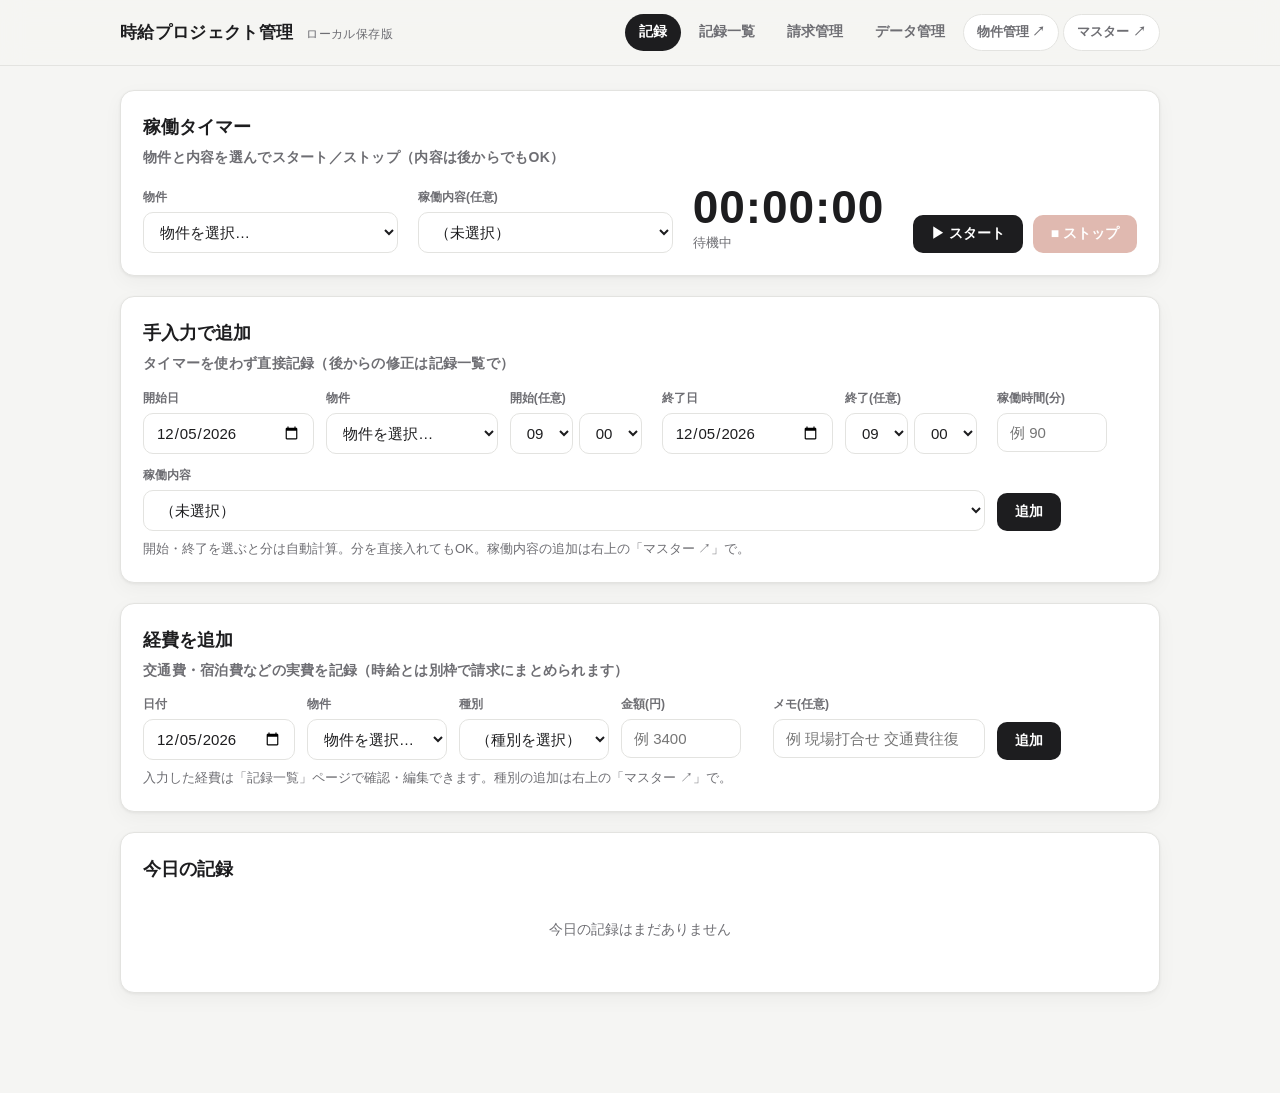
<file: jikyu/index.html>
<!DOCTYPE html>
<html lang="ja">
<head>
<meta charset="UTF-8">
<meta name="viewport" content="width=device-width, initial-scale=1.0">
<title>時給プロジェクト管理</title>
<link rel="icon" href="favicon.ico" sizes="any">
<link rel="icon" type="image/png" sizes="32x32" href="favicon-32.png">
<link rel="icon" type="image/png" sizes="16x16" href="favicon-16.png">
<link rel="apple-touch-icon" href="apple-touch-icon.png">
<link rel="stylesheet" href="../shared/base.css">
<style>
  /* 見た目の共通部分は ../shared/base.css（正本）。ここはこのアプリ固有のUIだけ */
  :root{--warn:#b4533b;--warn-soft:#fbe9e4} /* このアプリの--warnは危険色（baseの--dangerと同じ赤茶） */
  .panel h2{margin:0 0 4px}
  h3{font-size:14px;color:var(--sub);font-weight:600;margin:0 0 14px;letter-spacing:.02em}
  label{display:block;font-size:12px;color:var(--sub);font-weight:600;margin:0 0 5px}
  input,select,textarea{width:100%}
  textarea{resize:vertical;min-height:64px}
  .row{display:flex;gap:12px;flex-wrap:wrap}
  .row>div{flex:1;min-width:140px}
  td.num,th.num{text-align:right;font-variant-numeric:tabular-nums}
  .pill{display:inline-block;padding:2px 10px;border-radius:999px;font-size:12px;font-weight:600}
  .pill.unbilled{background:var(--warn-soft);color:var(--warn)}
  .pill.billed{background:var(--accent-soft);color:var(--accent)}
  .timer-wrap{display:flex;gap:20px;align-items:flex-end;flex-wrap:wrap}
  .timer-wrap>div{flex:1;min-width:200px}
  .clock{font-size:46px;font-weight:700;font-variant-numeric:tabular-nums;letter-spacing:.02em;line-height:1.1}
  .clock.run{color:var(--accent)}
  .stat{display:flex;gap:24px;flex-wrap:wrap;margin-top:4px}
  .stat .k{font-size:12px;color:var(--sub)}
  .stat .v{font-size:22px;font-weight:700;font-variant-numeric:tabular-nums}
  .toolbar{display:flex;gap:10px;flex-wrap:wrap;align-items:center;margin-bottom:14px}
  .toolbar .spacer{margin-left:auto}
  .chip{font-size:12px;background:#ececea;border-radius:999px;padding:4px 10px;color:var(--sub)}
  .modal-bg{position:fixed;inset:0;background:rgba(0,0,0,.32);display:none;align-items:center;justify-content:center;z-index:50;padding:20px}
  .modal-bg.show{display:flex}
  .modal{background:#fff;border-radius:16px;max-width:480px;width:100%;padding:24px;box-shadow:0 20px 60px rgba(0,0,0,.25);max-height:90vh;overflow:auto}
  .modal h3{color:var(--ink);font-size:17px;margin-bottom:16px}
  .modal .row{margin-bottom:12px}
  .modal-actions{display:flex;gap:10px;justify-content:flex-end;margin-top:20px}
  .toast{position:fixed;bottom:24px;left:50%;transform:translateX(-50%) translateY(20px);background:var(--ink);color:#fff;
    padding:12px 22px;border-radius:999px;font-size:14px;font-weight:600;opacity:0;transition:.25s;z-index:60;pointer-events:none}
  .toast.show{opacity:1;transform:translateX(-50%) translateY(0)}
  /* JSが表を流し込むコンテナは横スクロール可能に */
  #todayTable,#listTable,#expenseListTable,#billingSummary,#billingTable,#invoiceTable{overflow-x:auto;-webkit-overflow-scrolling:touch}
  /* タブレット以下（共通分はbase.css） */
  @media(max-width:820px){
    .billchk,#billAll{width:24px;height:24px}
    #todayTable td,#listTable td,#expenseListTable td,#billingSummary td,#billingTable td,#invoiceTable td{white-space:nowrap;max-width:240px;overflow:hidden;text-overflow:ellipsis}
  }
  /* スマホ（共通分はbase.css） */
  @media(max-width:720px){
    .clock{font-size:38px}
    .row select,.row input{width:100%!important}
    .toolbar select,.toolbar input{flex:1 1 40%;min-width:130px;width:auto!important}
    .timer-wrap>div{flex:1 1 100%!important;min-width:0}
    #btnStart,#btnStop{flex:1;justify-content:center}
  }
  .danger-zone{border:1px dashed var(--warn);background:var(--warn-soft)}
  details summary{cursor:pointer;font-weight:600;color:var(--sub);font-size:13px}
  /* 請求チェックボックスを大きく・押しやすく */
  .billchk,#billAll{width:22px;height:22px;cursor:pointer;accent-color:var(--accent);margin:0}
  #billingTable td:first-child,#billingTable th:first-child{text-align:center;padding-left:6px;padding-right:6px}
  #billSel{font-weight:700;color:var(--ink);font-size:15px}
</style>
</head>
<body>
<header>
  <div class="head-in">
    <div class="logo">時給プロジェクト管理 <small id="syncBadge" title="クラウド同期の状態">ローカル保存版</small></div>
    <nav id="nav">
      <button data-view="record" class="active">記録</button>
      <button data-view="list">記録一覧</button>
      <button data-view="billing">請求管理</button>
      <button data-view="export">データ管理</button>
      <a class="applink" href="../bukken/" title="物件進捗管理を開く">物件管理 ↗</a>
      <a class="applink" href="../master/" title="マスター管理を開く（物件・顧客・稼働内容・経費種別の追加はこちら）">マスター ↗</a>
    </nav>
  </div>
</header>

<main>
  <!-- ===== 記録 ===== -->
  <section id="view-record" class="view active">
    <div class="panel">
      <h2>稼働タイマー</h2>
      <h3>物件と内容を選んでスタート／ストップ（内容は後からでもOK）</h3>
      <div class="timer-wrap">
        <div>
          <label>物件</label>
          <select id="timerProperty"></select>
        </div>
        <div>
          <label>稼働内容(任意)</label>
          <select id="timerContent"></select>
        </div>
        <div style="flex:0 0 auto">
          <div class="clock" id="clock">00:00:00</div>
          <div class="muted" id="clockSub">待機中</div>
        </div>
        <div style="flex:0 0 auto;display:flex;gap:10px">
          <button class="btn" id="btnStart">▶ スタート</button>
          <button class="btn warn" id="btnStop" disabled>■ ストップ</button>
        </div>
      </div>
    </div>

    <div class="panel">
      <h2>手入力で追加</h2>
      <h3>タイマーを使わず直接記録（後からの修正は記録一覧で）</h3>
      <div class="row">
        <div><label>開始日</label><input type="date" id="mDate"></div>
        <div><label>物件</label><select id="mProperty"></select></div>
        <div style="flex:0 0 auto"><label>開始(任意)</label>
          <div style="display:flex;gap:6px"><select id="mStartH" style="width:auto"></select><select id="mStartM" style="width:auto"></select></div></div>
        <div><label>終了日</label><input type="date" id="mEndDate"></div>
        <div style="flex:0 0 auto"><label>終了(任意)</label>
          <div style="display:flex;gap:6px"><select id="mEndH" style="width:auto"></select><select id="mEndM" style="width:auto"></select></div></div>
        <div style="flex:0 0 auto"><label>稼働時間(分)</label><input type="number" id="mMinutes" min="0" step="5" placeholder="例 90" style="width:110px"></div>
      </div>
      <div class="row" style="margin-top:12px">
        <div style="flex:3"><label>稼働内容</label><select id="mContent"></select></div>
        <div style="flex:0 0 auto;display:flex;align-items:flex-end"><button class="btn" id="btnManualAdd">追加</button></div>
      </div>
      <div class="muted" style="margin-top:8px">開始・終了を選ぶと分は自動計算。分を直接入れてもOK。稼働内容の追加は右上の「マスター ↗」で。</div>
    </div>

    <div class="panel">
      <h2>経費を追加</h2>
      <h3>交通費・宿泊費などの実費を記録（時給とは別枠で請求にまとめられます）</h3>
      <div class="row">
        <div style="flex:0 0 auto"><label>日付</label><input type="date" id="xDate"></div>
        <div><label>物件</label><select id="xProperty"></select></div>
        <div style="flex:0 0 auto"><label>種別</label><select id="xType" style="width:150px"></select></div>
        <div style="flex:0 0 auto"><label>金額(円)</label><input type="number" id="xAmount" min="0" step="10" placeholder="例 3400" style="width:120px"></div>
        <div style="flex:2"><label>メモ(任意)</label><input type="text" id="xMemo" placeholder="例 現場打合せ 交通費往復"></div>
        <div style="flex:0 0 auto;display:flex;align-items:flex-end"><button class="btn" id="btnExpenseAdd">追加</button></div>
      </div>
      <div class="row" id="xTransportWrap" style="display:none">
        <div style="flex:0 0 auto"><label>交通手段</label><select id="xTransport" style="width:120px"></select></div>
        <div><label>発</label><input type="text" id="xFrom" list="dlPlaces" placeholder="例 事務所"></div>
        <div><label>着</label><input type="text" id="xTo" list="dlPlaces" placeholder="例 現場名・駅名"></div>
      </div>
      <datalist id="dlPlaces"></datalist>
      <div class="muted" style="margin-top:8px">入力した経費は「記録一覧」ページで確認・編集できます。種別の追加は右上の「マスター ↗」で。</div>
    </div>

    <div class="panel">
      <h2>今日の記録</h2>
      <div id="todayTable"></div>
    </div>
  </section>

  <!-- ===== 記録一覧 ===== -->
  <section id="view-list" class="view">
    <div class="panel">
      <h2>記録一覧・編集</h2>
      <div class="toolbar">
        <select id="fProperty" style="width:auto"><option value="">全物件</option></select>
        <select id="fBilled" style="width:auto">
          <option value="">請求状態：すべて</option>
          <option value="unbilled">未請求のみ</option>
          <option value="billed">請求済のみ</option>
        </select>
        <input type="month" id="fMonth" style="width:auto">
        <button class="btn sec sm" id="fClear">条件クリア</button>
        <span class="chip" id="lPeriod" style="display:none"></span>
        <div class="spacer"></div>
        <span class="chip" id="listSummary"></span>
      </div>
      <div id="listTable"></div>
    </div>
    <div class="panel">
      <h2>経費一覧・編集</h2>
      <div class="toolbar">
        <span class="muted">上の絞り込み（物件・請求状態・月）がこの一覧にも効きます</span>
        <div class="spacer"></div>
        <span class="chip" id="expListSummary"></span>
      </div>
      <div id="expenseListTable"></div>
    </div>
  </section>

  <!-- ===== 請求管理 ===== -->
  <section id="view-billing" class="view">
    <div class="panel">
      <h2>未請求サマリー</h2>
      <h3>物件ごとの未請求 稼働時間と金額（請求タイプも表示）</h3>
      <div id="billingSummary"></div>
    </div>
    <div class="panel">
      <h2>請求にまとめる</h2>
      <h3>請求するログにチェック → まとめて1件の請求に。月でも一式でも、3分割・いったんここまで、も自由</h3>
      <p class="muted" style="margin:-6px 0 12px">ヘッダのチェックで全選択／全解除。1件チェック後、別の行をShift＋クリックでその間をまとめて選択できます。</p>
      <div class="toolbar">
        <select id="bProperty" style="width:auto"><option value="">全物件</option></select>
        <input type="month" id="bMonth" style="width:auto">
        <button class="btn sec sm" id="bClear">絞り込みクリア</button>
        <span class="chip" id="bPeriod" style="display:none"></span>
        <div class="spacer"></div>
        <span class="muted" id="billSel"></span>
      </div>
      <div id="billingTable"></div>
      <div class="row" style="margin-top:16px;align-items:flex-end">
        <div style="flex:0 0 auto"><label>請求日</label><input type="date" id="bDate"></div>
        <div style="flex:2"><label>請求ラベル(任意)</label><input type="text" id="bLabel" placeholder="例 6月分 / 第1回 / 一式"></div>
        <div style="flex:0 0 auto"><button class="btn" id="btnMakeInvoice">選択を請求にまとめる</button></div>
      </div>
    </div>
    <div class="panel">
      <h2>請求履歴</h2>
      <h3>確定した請求の一覧。明細の確認や取り消しができます</h3>
      <div id="invoiceTable"></div>
    </div>
  </section>

  <!-- ===== 書き出し ===== -->
  <section id="view-export" class="view">
    <div class="panel">
      <h2>☁️ クラウド同期（GitHub保存）</h2>
      <h3 id="syncStatus">未設定（この端末のブラウザ内にだけ保存中）</h3>
      <div class="row">
        <div><label>アクセストークン</label><input type="password" id="ghTokenInput" placeholder="github_pat_…" style="width:280px"></div>
        <div style="flex:0 0 auto"><button class="btn" id="ghConnectBtn">接続</button></div>
        <div style="flex:0 0 auto"><button class="btn sec" id="ghSyncNowBtn">今すぐ同期</button></div>
        <div style="flex:0 0 auto"><button class="btn warn sm" id="ghDisconnectBtn">この端末から切断</button></div>
      </div>
      <p class="muted" style="margin-top:10px">接続すると保存のたびにGitHubの非公開リポジトリ（<span id="repoLabel"></span>）へ自動保存され、他の端末と共有される。トークンは3アプリ（マスター・物件・時給）共通で、この端末のブラウザにだけ保存（接続済みの端末なら自動でつながる）。物件・顧客・稼働内容・経費種別のマスタは master.json から読むだけ（追加・編集は「マスター ↗」で）。オフライン時もそのまま使えて、復帰時に同期する。</p>
    </div>
    <div class="panel">
      <h2>シート書き出し（バックアップ）</h2>
      <h3>WEBが使えない時の確認用。Numbers / Googleシート / Excel で開けます</h3>
      <div class="row">
        <div style="flex:0 0 auto"><button class="btn" id="btnExportFolder">4点を日付フォルダで書き出す</button></div>
      </div>
      <p class="muted" style="margin-top:10px">「時給データ_YYYY-MM-DD」フォルダに 記録・経費・請求・マスター の4CSVをまとめたZIPを書き出します。Macは解凍するとそのままフォルダになります（Safariは自動解凍）。</p>
      <details style="margin-top:12px"><summary>個別に書き出す（任意）</summary>
        <div class="row" style="margin-top:12px">
          <div style="flex:0 0 auto"><button class="btn sec sm" id="btnCsvRecords">記録CSV</button></div>
          <div style="flex:0 0 auto"><button class="btn sec sm" id="btnCsvExpenses">経費CSV</button></div>
          <div style="flex:0 0 auto"><button class="btn sec sm" id="btnCsvInvoices">請求CSV</button></div>
          <div style="flex:0 0 auto"><button class="btn sec sm" id="btnCsvMaster">マスターCSV</button></div>
        </div>
        <p class="muted" style="margin-top:10px">記録CSVは1ログ単位（適用時給・金額入り）。請求CSVは請求単位で 明細合計・調整額・請求合計 まで入ります。</p>
      </details>
    </div>
    <div class="panel">
      <h2>完全バックアップ / 復元</h2>
      <h3>全データをJSONで保存。機種変更や別Macへの移行に</h3>
      <div class="row">
        <div style="flex:0 0 auto"><button class="btn" id="btnJsonExport">JSONバックアップを書き出す</button></div>
        <div style="flex:0 0 auto">
          <label class="btn sec" style="cursor:pointer;margin:0">JSONから復元<input type="file" id="jsonImport" accept=".json" style="display:none"></label>
        </div>
      </div>
      <p class="muted" style="margin-top:12px">復元すると現在のデータは上書きされます。先に書き出しておくと安心です。</p>
    </div>
    <div class="panel danger-zone">
      <h2>全データ削除</h2>
      <p class="muted">この端末のブラウザに保存された全記録・経費・請求を消します。元に戻せません。（マスタの正本はmaster.jsonなので消えません）</p>
      <button class="btn warn sm" id="btnWipe">全データを削除</button>
    </div>
  </section>
</main>

<div class="modal-bg" id="modalBg"><div class="modal" id="modalBox"></div></div>
<div class="toast" id="toast"></div>
<div id="printSheet" aria-hidden="true"></div>

<script src="../shared/store.js?v=20260720"></script>
<script>
"use strict";
/* ============================================================
   時給プロジェクト管理 — 単一HTMLアプリ
   データ（jikyu.json / localStorage・schemaVersion 2）
   ------------------------------------------------------------
   records   : [{id, propertyId, date, start, end, endDate, minutes, content, rate, billed, invoiceId, createdAt}]
                invoiceId が入れば「その請求に含まれる＝請求済」。
                請求の区切りは月でも一式でも3分割でも自由（選んだログを束ねるだけ）。
   expenses  : [{id, propertyId, date, type, amount, memo, billed, invoiceId, createdAt}]
                経費（交通費など実費）。時給ログと同様、請求にまとめられる。金額は税込実額。
   invoices  : [{id, date, label, adjust, adjustNote, overrideRate, createdAt}]
   running   : {propertyId, content, startTs} | null   ← 稼働中タイマー
   ------------------------------------------------------------
   マスタ（物件・顧客・稼働内容・経費種別）の正本は master.json。
   このアプリは読むだけ（追加・編集はマスター管理アプリで）。
   物件は統一ID参照、稼働内容・経費種別は名前参照。
   ============================================================ */

/* ========== 設定（直書き禁止・ここに集約） ========== */
const CONFIG={
  github:{owner:'neongreeen',repo:'fdoa-app-data',branch:'main'},
  files:{master:'master.json',jikyu:'jikyu.json'},
  tokenKey:'fdoa_gh_token',                 // 3アプリ共通のトークン保存キー
  legacyTokenKeys:['fdoa_bukken_gh_token'],
  storageKey:'jikyu_app_v1',                // この端末（localStorage）の保存キー
  masterCacheKey:'fdoa_master_cache_v1',    // master.jsonの端末キャッシュ（オフライン用・物件側と共用）
};
const KEY = CONFIG.storageKey;
const $ = (s,r=document)=>r.querySelector(s);
const $$ = (s,r=document)=>[...r.querySelectorAll(s)];
const uid = ()=>Date.now().toString(36)+Math.random().toString(36).slice(2,7);
const yen = n => "¥"+Math.round(n).toLocaleString("ja-JP");
const esc = s => String(s==null?"":s).replace(/[&<>"']/g,c=>({"&":"&amp;","<":"&lt;",">":"&gt;","\"":"&quot;","'":"&#39;"}[c]));

/* ---------- スキーマ移行（v1→v2・着工③ 2026-07-08） ----------
   旧ID→統一IDの対応表。旧v1データ（端末のlocalStorage・昔のJSONバックアップ）を
   読み込んだ時に自動で付け替えるため、恒久的にアプリへ埋め込んでおく */
const MIG_PROPS={
  mqhm77eybwpaq:'p_mrbii9rk3lr3',
  mqhqptb2v4zop:'p_19f40150555ci2t',
  mqhrvbr2eruut:'p_mrbi8pvng7mm',
  mr3cudi2wfmsu:'p_mragkrhzhzq6',
  mr60t6xcvglmc:'p_mragn2wy9nvg',
};
function seed(){ return {schemaVersion:2, records:[], expenses:[], invoices:[], running:null, meta:{}}; }
function migrate(d){
  if(!d||typeof d!=="object"||!Array.isArray(d.records)) return seed();
  d.records=d.records||[]; d.expenses=d.expenses||[]; d.invoices=d.invoices||[]; d.running=d.running||null; d.meta=d.meta||{};
  const map=id=>MIG_PROPS[id]||id;
  d.records.forEach(r=>{ r.propertyId=map(r.propertyId); });
  d.expenses.forEach(x=>{ x.propertyId=map(x.propertyId); });
  if(d.running&&d.running.propertyId) d.running.propertyId=map(d.running.propertyId);
  // v1→v2：マスタ配列（customers/properties/contents/expTypes）はmaster.jsonへ移管
  delete d.customers; delete d.properties; delete d.contents; delete d.expTypes; delete d.version;
  d.schemaVersion=2;
  return d;
}

let DB = load();
function load(){
  try{
    const d = JSON.parse(localStorage.getItem(KEY));
    if(d && (Array.isArray(d.records))) return migrate(d);
  }catch(e){}
  return seed();
}
function save(){ DB.meta=DB.meta||{}; DB.meta.savedAt=new Date().toISOString(); localStorage.setItem(KEY, JSON.stringify(DB)); store.queueSync(); }

/* ---------- マスタ（正本＝master.json・このアプリは読み取り専用） ---------- */
let MS={clients:[],projects:[],contents:[],expTypes:[]};
function adoptMasters(m){
  if(!m)return;
  MS={clients:m.clients||[],projects:m.projects||[],contents:m.contents||[],expTypes:m.expTypes||[]};
  try{localStorage.setItem(CONFIG.masterCacheKey,JSON.stringify(m));}catch(e){} // キャッシュはmaster.json丸ごと（物件側と共用）
}
// 起動時はキャッシュから即表示（オフラインでも直近のマスタで動く）
try{const c=localStorage.getItem(CONFIG.masterCacheKey);if(c){const m=JSON.parse(c);MS={clients:m.clients||[],projects:m.projects||[],contents:m.contents||[],expTypes:m.expTypes||[]};}}catch(e){}
async function loadMasters(){ // クラウドのmaster.jsonから最新を取得
  const m=await store.fetchFile(CONFIG.files.master);
  if(m){adoptMasters(m);renderAll();}
}

function propById(id){ return MS.projects.find(p=>p.id===id); }
function custById(id){ return MS.clients.find(c=>c.id===id); }
function custOfProp(p){ return p ? custById(p.clientId) : null; }
/* 物件の状態はmaster.json準拠（進行中/保留/完了）。記録の候補に出すのは進行中のみ */
function propStatus(p){ return (p&&p.status)||"進行中"; }
function isSelectable(p){ if(p.archived)return false; const s=propStatus(p); return s!=="完了"&&s!=="保留"&&s!=="停止"; }
/* 時給はログに保存した値（スナップショット）を優先。無ければ物件マスターの現単価。
   → マスターの時給を変えても過去の確定額は動かない（今後の新規記録だけに反映） */
function recRate(r){
  if(r.rate!=null) return r.rate;
  const p=propById(r.propertyId); return p?(p.rate||0):0;
}
function amountOf(rec){ return (rec.minutes/60)*recRate(rec); }
/* 請求ごとの「時給上書き」を反映した1ログの金額 */
function invRecAmount(r, inv){
  const rate=(inv && inv.overrideRate!=null)? inv.overrideRate : recRate(r);
  return (r.minutes/60)*rate;
}
/* 一覧表示用：請求に属していればその上書きを反映、未請求なら素の時給 */
function displayAmount(r){
  const inv=r.invoiceId? invoiceById(r.invoiceId):null;
  return invRecAmount(r, inv);
}
function appliedRate(r){
  const inv=r.invoiceId? invoiceById(r.invoiceId):null;
  return (inv && inv.overrideRate!=null)? inv.overrideRate : recRate(r);
}
/* 請求の金額（稼働明細合計／経費合計／調整額／最終合計） */
function invoiceBase(inv){ return DB.records.filter(r=>r.invoiceId===inv.id).reduce((s,r)=>s+invRecAmount(r,inv),0); }
function invoiceExpenses(inv){ return DB.expenses.filter(x=>x.invoiceId===inv.id).reduce((s,x)=>s+(x.amount||0),0); }
function invoiceTotal(inv){ return invoiceBase(inv)+invoiceExpenses(inv)+(inv.adjust||0); }
function fmtMin(m){
  m = Math.round(m);
  const h = Math.floor(m/60), mm = m%60;
  return (h>0? h+"時間 ":"") + mm + "分";
}
function todayStr(){ const d=new Date(); return d.getFullYear()+"-"+String(d.getMonth()+1).padStart(2,"0")+"-"+String(d.getDate()).padStart(2,"0"); }

/* プルダウン用オプション生成（時=0-23 / 分=5分刻み / 稼働内容=マスター） */
function hourOptions(sel){
  let o='<option value="">時</option>';
  for(let h=0;h<24;h++){ const v=String(h).padStart(2,"0"); o+='<option value="'+v+'"'+(sel===v?" selected":"")+'>'+v+'</option>'; }
  return o;
}
function minOptions(sel){
  let mins=[]; for(let m=0;m<60;m+=5) mins.push(String(m).padStart(2,"0"));
  if(sel && mins.indexOf(sel)<0){ mins.push(sel); mins.sort(); }   // タイマー由来の端数も表示
  let o='<option value="">分</option>';
  mins.forEach(m=>o+='<option value="'+m+'"'+(sel===m?" selected":"")+'>'+m+'</option>');
  return o;
}
function contentOptions(sel){
  let names=MS.contents.filter(c=>!c.archived).map(c=>c.name);
  if(sel && names.indexOf(sel)<0) names=[sel].concat(names);   // 既存記録の値が未登録でも表示
  let o='<option value="">（未選択）</option>';
  names.forEach(n=>o+='<option value="'+esc(n)+'"'+(sel===n?" selected":"")+'>'+esc(n)+'</option>');
  return o;
}
function expTypeOptions(sel){
  let names=MS.expTypes.filter(t=>!t.archived).map(t=>t.name);
  if(sel && names.indexOf(sel)<0) names=[sel].concat(names);   // 既存経費の値が未登録でも表示
  let o='<option value="">（種別を選択）</option>';
  names.forEach(n=>o+='<option value="'+esc(n)+'"'+(sel===n?" selected":"")+'>'+esc(n)+'</option>');
  return o;
}
function readTime(hSel,mSel){ const h=$(hSel).value,m=$(mSel).value; return (h&&m)? h+":"+m : ""; }
function invoiceById(id){ return DB.invoices.find(i=>i.id===id); }
function isBilled(r){ return !!(r.invoiceId || r.billed); }   // 請求に含まれる or 手動請求済
function toast(msg){
  const t=$("#toast"); t.textContent=msg; t.classList.add("show");
  clearTimeout(t._t); t._t=setTimeout(()=>t.classList.remove("show"),1900);
}

function openModal(html){ $("#modalBox").innerHTML=html; $("#modalBg").classList.add("show"); }
function closeModal(){ $("#modalBg").classList.remove("show"); }
$("#modalBg").addEventListener("click",e=>{ if(e.target.id==="modalBg") closeModal(); });
function confirmBox(msg, onYes, yesLabel, warn){
  yesLabel=yesLabel||"削除"; warn=(warn!==false);
  openModal('<h3>確認</h3><p style="margin:0 0 4px">'+esc(msg)+'</p>'+
    '<div class="modal-actions">'+
      '<button class="btn sec" onclick="closeModal()">キャンセル</button>'+
      '<button class="btn '+(warn?'warn':'')+'" id="confirmYes">'+esc(yesLabel)+'</button>'+
    '</div>');
  $("#confirmYes").onclick=function(){ closeModal(); onYes(); };
}

/* ---------- タイマー ---------- */
let tickTimer=null;
function startTick(){ stopTick(); tickTimer=setInterval(updateClock,1000); updateClock(); }
function stopTick(){ if(tickTimer){clearInterval(tickTimer);tickTimer=null;} }
function updateClock(){
  const c=$("#clock");
  if(DB.running){
    const sec=Math.floor((Date.now()-DB.running.startTs)/1000);
    const h=String(Math.floor(sec/3600)).padStart(2,"0");
    const m=String(Math.floor(sec%3600/60)).padStart(2,"0");
    const s=String(sec%60).padStart(2,"0");
    c.textContent=h+":"+m+":"+s; c.classList.add("run");
    const p=propById(DB.running.propertyId);
    $("#clockSub").textContent = "稼働中："+(p?p.name:"(物件削除済)")+(DB.running.content?"｜"+DB.running.content:"");
  }else{
    c.textContent="00:00:00"; c.classList.remove("run");
    $("#clockSub").textContent="待機中";
  }
}
function startTimer(){
  const pid=$("#timerProperty").value;
  if(!pid){ toast("物件を選んでください"); return; }
  DB.running={propertyId:pid, content:$("#timerContent").value, startTs:Date.now()};
  save();
  syncTimerUI(); startTick();
}
function stopTimer(){
  if(!DB.running) return;
  const sec=Math.floor((Date.now()-DB.running.startTs)/1000);
  const minutes=Math.max(1,Math.round(sec/60));
  const start=new Date(DB.running.startTs), end=new Date();
  const hm=d=>String(d.getHours()).padStart(2,"0")+":"+String(d.getMinutes()).padStart(2,"0");
  const dstr=d=>d.getFullYear()+"-"+String(d.getMonth()+1).padStart(2,"0")+"-"+String(d.getDate()).padStart(2,"0");
  const rp=propById(DB.running.propertyId);
  const sameDay=dstr(start)===dstr(end);
  const rec={id:uid(),propertyId:DB.running.propertyId,date:dstr(start),
    start:hm(start),end:hm(end),endDate:(sameDay?"":dstr(end)),minutes:minutes,content:(DB.running.content||""),rate:rp?(rp.rate||0):0,billed:false,invoiceId:null,createdAt:Date.now()};
  DB.records.push(rec); DB.running=null; save();
  $("#timerContent").value="";   // 次回に前回の内容を引きずらない
  syncTimerUI(); stopTick(); updateClock(); renderAll();
  if(!rec.content) editRecord(rec.id, true);   // スタート時に内容を選んでいれば入力モーダルは省略
  toast("記録しました（"+fmtMin(minutes)+"）");
}
function syncTimerUI(){
  const run=!!DB.running;
  $("#btnStart").disabled=run; $("#btnStop").disabled=!run;
  $("#timerProperty").disabled=run;
  $("#timerContent").disabled=run;
  if(run){ $("#timerProperty").value=DB.running.propertyId; $("#timerContent").value=DB.running.content||""; }
}

/* ---------- セレクト再構築 ---------- */
function fillPropertySelects(){
  const opts = MS.projects.filter(isSelectable)
    .map(p=>'<option value="'+p.id+'">'+esc(p.name)+(custOfProp(p)?" 〔"+esc(custOfProp(p).name)+"〕":"")+'</option>').join("");
  const ph = '<option value="">物件を選択…</option>';
  ["#timerProperty","#mProperty","#xProperty"].forEach(sel=>{
    const el=$(sel), cur=el.value; el.innerHTML=ph+opts; el.value=cur;
  });
  const all = MS.projects.map(p=>'<option value="'+p.id+'">'+esc(p.name)+'</option>').join("");
  const fp=$("#fProperty"), curf=fp.value; fp.innerHTML='<option value="">全物件</option>'+all; fp.value=curf;
  const bp=$("#bProperty"), curbp=bp.value; bp.innerHTML='<option value="">全物件</option>'+all; bp.value=curbp;
  const mc=$("#mContent"), curmc=mc.value; mc.innerHTML=contentOptions(curmc); mc.value=curmc;
  const tc=$("#timerContent"), curtc=tc.value; tc.innerHTML=contentOptions(curtc); tc.value=curtc;
  const xt=$("#xType"), curxt=xt.value; xt.innerHTML=expTypeOptions(curxt); xt.value=curxt;
  const xw=$("#xTransport"), curxw=xw.value; xw.innerHTML=transportOptions(curxw); xw.value=curxw;
  toggleTransportWrap(); updatePlaceList();
}

/* ---------- テーブル描画 ---------- */
function recordRow(r, opts){
  opts=opts||{};
  const p=propById(r.propertyId); const c=custOfProp(p);
  const inv = r.invoiceId? invoiceById(r.invoiceId):null;
  const pill = isBilled(r)
    ? '<span class="pill billed">請求済</span>'+(inv?'<div class="muted" style="font-size:11px">'+esc(inv.date)+(inv.label?' '+esc(inv.label):'')+'</div>':'')
    : '<span class="pill unbilled">未請求</span>';
  const chk = opts.check?'<td><input type="checkbox" class="billchk" value="'+r.id+'"></td>':"";
  return '<tr>'+chk+
    '<td>'+esc(r.date)+(r.endDate&&r.endDate!==r.date?'<div class="muted" style="font-size:11px">→'+esc(r.endDate)+'</div>':'')+'</td>'+
    '<td>'+(p?esc(p.name):'<span class="muted">削除済</span>')+'</td>'+
    '<td class="muted">'+(c?esc(c.name):"")+'</td>'+
    '<td class="num" style="white-space:nowrap">'+fmtMin(r.minutes)+(r.start&&r.end?' <span class="muted" style="font-size:11px">'+esc(r.start)+'〜'+esc(r.end)+'</span>':'')+'</td>'+
    '<td class="num">'+yen(displayAmount(r))+'</td>'+
    '<td>'+(esc(r.content)||'<span class="muted">—</span>')+'</td>'+
    '<td>'+pill+'</td>'+
    '<td class="num" style="white-space:nowrap">'+
      '<button class="btn ghost sm" onclick="editRecord(\''+r.id+'\')">編集</button>'+
      '<button class="btn ghost sm" style="color:var(--warn)" onclick="delRecord(\''+r.id+'\')">削除</button>'+
    '</td></tr>';
}
function tableWrap(head, rows, emptyMsg){
  if(!rows) return '<div class="empty">'+emptyMsg+'</div>';
  return '<table><thead><tr>'+head+'</tr></thead><tbody>'+rows+'</tbody></table>';
}
function renderToday(){
  const rs=DB.records.filter(r=>r.date===todayStr()).sort((a,b)=>b.createdAt-a.createdAt);
  const head='<th>日付</th><th>物件</th><th>顧客</th><th class="num">稼働</th><th class="num">金額</th><th>内容</th><th>請求</th><th></th>';
  $("#todayTable").innerHTML = tableWrap(head, rs.map(r=>recordRow(r)).join(""), "今日の記録はまだありません");
}
function getListFilters(){ return {prop:$("#fProperty").value, billed:$("#fBilled").value, month:$("#fMonth").value}; }
function renderList(){
  const f=getListFilters();
  let rs=DB.records.slice();
  if(f.prop) rs=rs.filter(r=>r.propertyId===f.prop);
  if(f.billed==="unbilled") rs=rs.filter(r=>!isBilled(r));
  if(f.billed==="billed") rs=rs.filter(r=>isBilled(r));
  const lprop=f.prop?propById(f.prop):null;
  if(f.month) rs=rs.filter(r=>inPeriod(r,f.month,lprop));
  setPeriodChip("#lPeriod", f.month, lprop);
  rs.sort((a,b)=> a.date<b.date?1:a.date>b.date?-1:b.createdAt-a.createdAt);
  const head='<th>日付</th><th>物件</th><th>顧客</th><th class="num">稼働</th><th class="num">金額</th><th>内容</th><th>請求</th><th></th>';
  $("#listTable").innerHTML=tableWrap(head, rs.map(r=>recordRow(r)).join(""), "該当する記録がありません");
  const totMin=rs.reduce((s,r)=>s+r.minutes,0), totAmt=rs.reduce((s,r)=>s+displayAmount(r),0);
  $("#listSummary").textContent=rs.length+"件 / "+fmtMin(totMin)+" / "+yen(totAmt);
  renderExpenses();   // 経費一覧も同じ絞り込みで更新
}
function renderBilling(){
  const unbilledAll=DB.records.filter(r=>!isBilled(r));
  const unbilledExpAll=DB.expenses.filter(x=>!isBilledExp(x));
  // ---- サマリー（全未請求・物件ごと、稼働＋経費） ----
  const byProp={};
  const slot=k=>{ if(!byProp[k]) byProp[k]={min:0,amt:0,exp:0,n:0}; return byProp[k]; };
  unbilledAll.forEach(r=>{ const d=slot(r.propertyId); d.min+=r.minutes; d.amt+=amountOf(r); d.n++; });
  unbilledExpAll.forEach(x=>{ const d=slot(x.propertyId); d.exp+=(x.amount||0); d.n++; });
  const keys=Object.keys(byProp);
  if(!keys.length){
    $("#billingSummary").innerHTML='<div class="empty">未請求の記録はありません 🎉</div>';
  }else{
    const rows=keys.map(k=>{ const p=propById(k), c=custOfProp(p), d=byProp[k];
      const bt=(p&&p.billType)?' <span class="chip">'+esc(p.billType)+'</span>':'';
      return '<tr><td>'+(c?esc(c.name):"")+'</td><td>'+(p?esc(p.name):'削除済')+bt+'</td>'+
        '<td class="num">'+d.n+'件</td><td class="num">'+fmtMin(d.min)+'</td><td class="num">'+yen(d.amt)+'</td>'+
        '<td class="num">'+(d.exp?yen(d.exp):'<span class="muted">—</span>')+'</td><td class="num"><strong>'+yen(d.amt+d.exp)+'</strong></td></tr>';
    }).join("");
    const tMin=unbilledAll.reduce((s,r)=>s+r.minutes,0), tAmt=unbilledAll.reduce((s,r)=>s+amountOf(r),0);
    const tExp=unbilledExpAll.reduce((s,x)=>s+(x.amount||0),0);
    $("#billingSummary").innerHTML='<table><thead><tr><th>顧客</th><th>物件</th><th class="num">件数</th><th class="num">稼働</th><th class="num">稼働額</th><th class="num">経費</th><th class="num">未請求合計</th></tr></thead>'+
      '<tbody>'+rows+'</tbody><tfoot><tr><td colspan="2"><strong>合計</strong></td><td class="num">'+(unbilledAll.length+unbilledExpAll.length)+'件</td>'+
      '<td class="num"><strong>'+fmtMin(tMin)+'</strong></td><td class="num"><strong>'+yen(tAmt)+'</strong></td><td class="num"><strong>'+yen(tExp)+'</strong></td><td class="num"><strong>'+yen(tAmt+tExp)+'</strong></td></tr></tfoot></table>';
  }
  // ---- 請求にまとめる：絞り込み後の未請求ログ＋経費 ----
  const fp=$("#bProperty").value, fm=$("#bMonth").value;
  const bprop=fp?propById(fp):null;
  let list=unbilledAll.slice();
  if(fp) list=list.filter(r=>r.propertyId===fp);
  if(fm) list=list.filter(r=>inPeriod(r,fm,bprop));
  let expList=unbilledExpAll.slice();
  if(fp) expList=expList.filter(x=>x.propertyId===fp);
  if(fm) expList=expList.filter(x=>inPeriod(x,fm,bprop));
  setPeriodChip("#bPeriod", fm, bprop);
  const merged=list.map(r=>({d:r.date,t:r.createdAt,html:recordRow(r,{check:true})}))
    .concat(expList.map(x=>({d:x.date,t:x.createdAt,html:expenseRow(x,{check:true})})));
  merged.sort((a,b)=> a.d<b.d?1:a.d>b.d?-1:b.t-a.t);
  const head='<th><input type="checkbox" id="billAll" title="表示中をすべて選択／解除"></th><th>日付</th><th>物件</th><th>顧客</th><th class="num">稼働/種別</th><th class="num">金額</th><th>内容/メモ</th><th>請求</th><th></th>';
  $("#billingTable").innerHTML=tableWrap(head, merged.map(m=>m.html).join(""), "対象の未請求ログはありません");
  bindBillChecks();
  renderInvoices();
}
/* チェック操作：全選択 / Shift+クリックの範囲選択 */
let _lastBillIdx=-1;
function bindBillChecks(){
  const boxes=$$(".billchk");
  _lastBillIdx=-1;
  boxes.forEach((cb,i)=>{
    cb.addEventListener("change",updateBillSel);
    cb.addEventListener("click",e=>{
      if(e.shiftKey && _lastBillIdx>=0){
        const a=Math.min(_lastBillIdx,i), b=Math.max(_lastBillIdx,i);
        for(let j=a;j<=b;j++) boxes[j].checked=cb.checked;   // 範囲をまとめてON/OFF
      }
      _lastBillIdx=i;
      syncBillAll(); updateBillSel();
    });
  });
  const all=$("#billAll");
  if(all){
    all.checked=false;
    all.addEventListener("change",()=>{ boxes.forEach(cb=>cb.checked=all.checked); updateBillSel(); });
  }
  updateBillSel();
}
function syncBillAll(){
  const boxes=$$(".billchk"), all=$("#billAll"); if(!all) return;
  const checked=boxes.filter(cb=>cb.checked).length;
  all.checked = boxes.length>0 && checked===boxes.length;
  all.indeterminate = checked>0 && checked<boxes.length;
}
function splitBillIds(vals){
  return {
    recIds: vals.filter(v=>v.indexOf("e:")!==0),
    expIds: vals.filter(v=>v.indexOf("e:")===0).map(v=>v.slice(2))
  };
}
function updateBillSel(){
  syncBillAll();
  const checked=$$(".billchk:checked");
  if(!checked.length){ $("#billSel").textContent=""; return; }
  const ids=splitBillIds(checked.map(cb=>cb.value));
  const sel=DB.records.filter(r=>ids.recIds.indexOf(r.id)>=0);
  const selX=DB.expenses.filter(x=>ids.expIds.indexOf(x.id)>=0);
  const min=sel.reduce((s,r)=>s+r.minutes,0);
  const amt=sel.reduce((s,r)=>s+amountOf(r),0)+selX.reduce((s,x)=>s+(x.amount||0),0);
  $("#billSel").textContent=checked.length+"件 選択中 / "+fmtMin(min)+(selX.length?"（経費"+selX.length+"件含む）":"")+" / "+yen(amt);
}
function renderInvoices(){
  if(!DB.invoices.length){ $("#invoiceTable").innerHTML='<div class="empty">まだ請求はありません</div>'; return; }
  const rows=DB.invoices.slice().sort((a,b)=> a.date<b.date?1:-1).map(inv=>{
    const recs=DB.records.filter(r=>r.invoiceId===inv.id);
    const exps=DB.expenses.filter(x=>x.invoiceId===inv.id);
    const min=recs.reduce((s,r)=>s+r.minutes,0);
    const base=invoiceBase(inv), expAmt=invoiceExpenses(inv), total=invoiceTotal(inv);
    const props=Array.from(new Set(recs.concat(exps).map(r=>{const p=propById(r.propertyId);return p?p.name:"削除済";}))).join("・");
    let note="";
    if(inv.overrideRate!=null) note+='<div class="muted" style="font-size:11px">時給上書 '+yen(inv.overrideRate)+'/h</div>';
    if(expAmt) note+='<div class="muted" style="font-size:11px">経費 '+yen(expAmt)+'（'+exps.length+'件）</div>';
    if(inv.adjust) note+='<div class="muted" style="font-size:11px">明細'+yen(base+expAmt)+' 調整'+(inv.adjust>0?"+":"")+yen(inv.adjust)+'</div>';
    return '<tr><td>'+esc(inv.date)+'</td><td>'+(esc(inv.label)||'<span class="muted">—</span>')+'</td>'+
      '<td class="muted">'+esc(props)+'</td><td class="num">'+(recs.length+exps.length)+'件</td><td class="num">'+fmtMin(min)+'</td>'+
      '<td class="num"><strong>'+yen(total)+'</strong>'+note+'</td>'+
      '<td class="num" style="white-space:nowrap">'+
      '<button class="btn ghost sm" onclick="viewInvoice(\''+inv.id+'\')">明細・調整</button>'+
      '<button class="btn ghost sm" onclick="printInvoice(\''+inv.id+'\')" title="請求明細をA4タテのPDFに（印刷画面で“PDFとして保存”）">PDF</button>'+
      '<button class="btn ghost sm" style="color:var(--warn)" onclick="cancelInvoice(\''+inv.id+'\')">取消</button></td></tr>';
  }).join("");
  $("#invoiceTable").innerHTML='<table><thead><tr><th>請求日</th><th>ラベル</th><th>物件</th><th class="num">件数</th><th class="num">稼働</th><th class="num">請求額</th><th></th></tr></thead><tbody>'+rows+'</tbody></table>';
}
function makeInvoice(){
  const vals=$$(".billchk:checked").map(cb=>cb.value);
  if(!vals.length){ toast("請求するログを選んでください"); return; }
  const ids=splitBillIds(vals);
  const date=$("#bDate").value||todayStr();
  const label=$("#bLabel").value.trim();
  const amt=DB.records.filter(r=>ids.recIds.indexOf(r.id)>=0).reduce((s,r)=>s+amountOf(r),0)
          +DB.expenses.filter(x=>ids.expIds.indexOf(x.id)>=0).reduce((s,x)=>s+(x.amount||0),0);
  const expNote=ids.expIds.length?("（うち経費"+ids.expIds.length+"件）"):"";
  confirmBox(vals.length+"件"+expNote+"（"+yen(amt)+"）を請求にまとめます。請求日 "+date+(label?" / "+label:"")+" でよろしいですか？", ()=>{
    const inv={id:uid(),date:date,label:label,adjust:0,adjustNote:"",overrideRate:null,createdAt:Date.now()};
    DB.invoices.push(inv);
    DB.records.forEach(r=>{ if(ids.recIds.indexOf(r.id)>=0){ r.invoiceId=inv.id; r.billed=true; } });
    DB.expenses.forEach(x=>{ if(ids.expIds.indexOf(x.id)>=0){ x.invoiceId=inv.id; x.billed=true; } });
    save(); $("#bLabel").value=""; renderAll(); toast("請求にまとめました");
  }, "請求にまとめる", false);
}
function viewInvoice(id){
  const inv=invoiceById(id); if(!inv) return;
  const recs=DB.records.filter(r=>r.invoiceId===id).sort((a,b)=> a.date<b.date?-1:1);
  const exps=DB.expenses.filter(x=>x.invoiceId===id).sort((a,b)=> a.date<b.date?-1:1);
  const expSum=exps.reduce((s,x)=>s+(x.amount||0),0);
  const expRowsHtml=exps.map(x=>{ const p=propById(x.propertyId);
    return '<tr><td>'+esc(x.date)+'</td><td>'+(p?esc(p.name):'削除済')+'</td><td class="num"><span class="chip">'+esc(x.type||"経費")+'</span></td>'+
      '<td class="num">'+yen(x.amount||0)+'</td><td>'+(esc(x.memo)||'—')+'</td></tr>'; }).join("");
  const rowsHtml=(tmp)=>recs.map(r=>{ const p=propById(r.propertyId);
    return '<tr><td>'+esc(r.date)+'</td><td>'+(p?esc(p.name):'削除済')+'</td><td class="num">'+fmtMin(r.minutes)+'</td>'+
      '<td class="num">'+yen(invRecAmount(r,tmp||inv))+'</td><td>'+(esc(r.content)||'—')+'</td></tr>'; }).join("")+expRowsHtml;
  openModal('<h3>請求の確認・調整　'+esc(inv.date)+(inv.label?'　'+esc(inv.label):'')+'</h3>'+
    '<div style="max-height:34vh;overflow:auto;margin-bottom:14px">'+
    '<table><thead><tr><th>日付</th><th>物件</th><th class="num">稼働/種別</th><th class="num">金額</th><th>内容/メモ</th></tr></thead><tbody id="iv_rows">'+rowsHtml()+'</tbody></table></div>'+
    '<div class="row"><div><label>時給上書き(円/h・空欄=各ログのまま)</label><input type="number" id="iv_override" step="100" placeholder="上書きしない" value="'+(inv.overrideRate!=null?inv.overrideRate:"")+'"></div>'+
      '<div><label>調整額(円・±)</label><input type="number" id="iv_adjust" step="100" value="'+(inv.adjust||0)+'"></div></div>'+
    '<div class="row"><div><label>請求ラベル</label><input type="text" id="iv_label" value="'+esc(inv.label||"")+'" placeholder="例 6月分 / 第1回 / 一式"></div>'+
      '<div><label>調整メモ(任意)</label><input type="text" id="iv_note" value="'+esc(inv.adjustNote||"")+'" placeholder="例 端数調整 / 値引き"></div></div>'+
    '<div class="panel" style="margin:14px 0 0;padding:14px;box-shadow:none">'+
      '<div style="display:flex;justify-content:space-between"><span class="muted">稼働明細合計</span><span id="iv_base" class="num">—</span></div>'+
      '<div style="display:flex;justify-content:space-between"><span class="muted">経費合計</span><span id="iv_exp" class="num">—</span></div>'+
      '<div style="display:flex;justify-content:space-between"><span class="muted">調整額</span><span id="iv_adj" class="num">—</span></div>'+
      '<div style="display:flex;justify-content:space-between;font-weight:700;font-size:18px;margin-top:6px"><span>請求合計</span><span id="iv_total" class="num">—</span></div>'+
    '</div>'+
    '<div class="modal-actions"><button class="btn sec" onclick="closeModal()">閉じる</button><button class="btn" id="iv_save">調整を保存</button></div>');
  const preview=()=>{
    const ov=$("#iv_override").value.trim();
    const tmp={overrideRate: ov===""?null:Math.max(0,parseInt(ov,10)||0)};
    const base=recs.reduce((s,r)=>s+invRecAmount(r,tmp),0);
    const adj=parseInt($("#iv_adjust").value||"0",10)||0;
    $("#iv_base").textContent=yen(base);
    $("#iv_exp").textContent=yen(expSum);
    $("#iv_adj").textContent=(adj>0?"+":"")+yen(adj);
    $("#iv_total").textContent=yen(base+expSum+adj);
    $("#iv_rows").innerHTML=rowsHtml(tmp);
  };
  ["#iv_override","#iv_adjust"].forEach(s=>$(s).addEventListener("input",preview));
  preview();
  $("#iv_save").onclick=()=>{
    const ov=$("#iv_override").value.trim();
    inv.overrideRate = ov===""? null : Math.max(0,parseInt(ov,10)||0);
    inv.adjust = parseInt($("#iv_adjust").value||"0",10)||0;
    inv.adjustNote = $("#iv_note").value.trim();
    inv.label = $("#iv_label").value.trim();
    save(); closeModal(); renderAll(); toast("調整を保存しました");
  };
}
/* 請求明細のPDF書き出し：#printSheetに組んでwindow.print()（A4タテ＝shared/base.cssの印刷ルール） */
function printInvoice(id){
  const inv=invoiceById(id); if(!inv) return;
  const recs=DB.records.filter(r=>r.invoiceId===id).sort((a,b)=> a.date<b.date?-1:1);
  const exps=DB.expenses.filter(x=>x.invoiceId===id).sort((a,b)=> a.date<b.date?-1:1);
  const base=invoiceBase(inv), expAmt=invoiceExpenses(inv), total=invoiceTotal(inv);
  const min=recs.reduce((s,r)=>s+r.minutes,0);
  const custNames=Array.from(new Set(recs.concat(exps).map(r=>{
    const p=propById(r.propertyId); const c=p?custById(p.clientId):null; return c?c.name:null;
  }).filter(Boolean))).join('・');
  let rows=recs.map(r=>{ const p=propById(r.propertyId);
    return '<tr><td>'+esc(r.date)+'</td><td>'+(p?esc(p.name):'削除済')+'</td><td>'+(esc(r.content)||'—')+'</td>'+
      '<td class="num">'+fmtMin(r.minutes)+'</td><td class="num">'+yen(invRecAmount(r,inv))+'</td></tr>'; }).join("");
  rows+=exps.map(x=>{ const p=propById(x.propertyId);
    const det=[routeText(x),x.memo||""].filter(Boolean).join(" ");
    return '<tr><td>'+esc(x.date)+'</td><td>'+(p?esc(p.name):'削除済')+'</td><td>'+esc(x.type||'経費')+(det?'（'+esc(det)+'）':'')+'</td>'+
      '<td class="num">経費</td><td class="num">'+yen(x.amount||0)+'</td></tr>'; }).join("");
  $("#printSheet").innerHTML=
    '<div class="pt-head">'+
      '<div><div class="pt-title">ご請求明細</div>'+(custNames?'<div class="pt-to">'+esc(custNames)+' 様</div>':'')+'</div>'+
      '<div class="pt-sub">FDOA<br>請求日 '+esc(inv.date)+(inv.label?'<br>'+esc(inv.label):'')+'</div>'+
    '</div>'+
    '<table><thead><tr><th>日付</th><th>物件</th><th>内容</th><th class="num">稼働/種別</th><th class="num">金額</th></tr></thead><tbody>'+rows+'</tbody></table>'+
    '<div class="pt-total">'+
      '<div class="trow"><span>稼働明細合計（'+fmtMin(min)+'）</span><span>'+yen(base)+'</span></div>'+
      (expAmt?'<div class="trow"><span>経費合計（'+exps.length+'件）</span><span>'+yen(expAmt)+'</span></div>':'')+
      (inv.adjust?'<div class="trow"><span>調整額'+(inv.adjustNote?'（'+esc(inv.adjustNote)+'）':'')+'</span><span>'+(inv.adjust>0?'+':'')+yen(inv.adjust)+'</span></div>':'')+
      (inv.overrideRate!=null?'<div class="trow"><span>適用時給（上書き）</span><span>'+yen(inv.overrideRate)+'/h</span></div>':'')+
      '<div class="trow grand"><span>ご請求合計</span><span>'+yen(total)+'</span></div>'+
    '</div>'+
    '<div class="pt-foot">出力日 '+todayStr()+'　FDOA 時給プロジェクト管理</div>';
  window.print();
}
window.addEventListener("afterprint",()=>{ const ps=$("#printSheet"); if(ps) ps.innerHTML=""; });
function cancelInvoice(id){
  const n=DB.records.filter(r=>r.invoiceId===id).length + DB.expenses.filter(x=>x.invoiceId===id).length;
  confirmBox("この請求を取り消しますか？ "+n+"件のログ・経費は未請求に戻ります。", ()=>{
    DB.records.forEach(r=>{ if(r.invoiceId===id){ r.invoiceId=null; r.billed=false; } });
    DB.expenses.forEach(x=>{ if(x.invoiceId===id){ x.invoiceId=null; x.billed=false; } });
    DB.invoices=DB.invoices.filter(i=>i.id!==id);
    save(); renderAll(); toast("請求を取り消しました");
  });
}
function renderAll(){ fillPropertySelects(); renderToday(); renderList(); renderBilling(); syncTimerUI(); }

/* ---------- 記録 追加/編集/削除 ---------- */
function resetManualInputs(){
  $("#mStartH").value="09"; $("#mStartM").value="00";
  $("#mEndH").value="09";  $("#mEndM").value="00";
  $("#mMinutes").value=""; $("#mContent").value="";
  $("#mEndDate").value=$("#mDate").value;   // 終了日は開始日に合わせる
}
function recalcManual(){
  const st=readTime("#mStartH","#mStartM"), en=readTime("#mEndH","#mEndM");
  const d1=$("#mDate").value, d2=$("#mEndDate").value||d1;
  if(st && en && !(d1===d2 && st===en)){ const m=spanMin(d1,st,d2,en); if(m>0) $("#mMinutes").value=m; }
}
function manualAdd(){
  const pid=$("#mProperty").value;
  if(!pid){ toast("物件を選んでください"); return; }
  const date=$("#mDate").value||todayStr();
  const endDate=$("#mEndDate").value||date;
  let start=readTime("#mStartH","#mStartM"), end=readTime("#mEndH","#mEndM");
  let minutes=parseInt($("#mMinutes").value||"0",10);
  const sameMoment=(date===endDate && start===end);   // 09:00→09:00のような未指定状態は時刻なし扱い
  let recEndDate="";
  if(start && end && !sameMoment){
    if(!minutes||minutes<=0) minutes=spanMin(date,start,endDate,end);
    recEndDate=endDate;
  } else { start=""; end=""; }   // 時刻指定なし＝分のみで記録
  if(!minutes||minutes<=0){ toast("稼働時間（分）か 開始・終了 を入力してください"); return; }
  const mp=propById(pid);
  DB.records.push({id:uid(),propertyId:pid,date:date,start:start||"",end:end||"",endDate:recEndDate,minutes:minutes,
    content:$("#mContent").value,rate:mp?(mp.rate||0):0,billed:false,invoiceId:null,createdAt:Date.now()});
  save();
  resetManualInputs();
  renderAll(); toast("追加しました");
}
function diffMin(s,e){
  const a=s.split(":").map(Number), b=e.split(":").map(Number);
  let d=(b[0]*60+b[1])-(a[0]*60+a[1]); if(d<0) d+=24*60; return d;
}
/* 日付をまたぐ稼働時間（開始日時→終了日時の分） */
function spanMin(d1,t1,d2,t2){
  const a=new Date(d1+"T"+t1+":00"), b=new Date(d2+"T"+t2+":00");
  if(isNaN(a.getTime())||isNaN(b.getTime())) return 0;
  return Math.round((b-a)/60000);
}
/* ---- 締め日（毎月の物件）関連 ---- */
function _pad(n){ return String(n).padStart(2,"0"); }
function fmtYMD(d){ return d.getFullYear()+"-"+_pad(d.getMonth()+1)+"-"+_pad(d.getDate()); }
function closeLabel(cd){ cd=cd||31; return (cd>=31)?"末日":(cd+"日"); }
/* 締め月(YYYY-MM)＋締め日 → 集計対象の期間[start,end]（短い月は月末にクランプ） */
function monthPeriod(ym, closeDay){
  const y=+ym.slice(0,4), m=+ym.slice(5,7);   // m:1-12
  const cd=closeDay||31;
  const ld=new Date(y,m,0).getDate();         // 当月の末日
  if(cd>=ld){ return {start:fmtYMD(new Date(y,m-1,1)), end:fmtYMD(new Date(y,m-1,ld))}; }  // 末日締め＝暦月
  const end=new Date(y,m-1,cd);
  const prevLd=new Date(y,m-1,0).getDate();   // 前月の末日
  const prevClose=Math.min(cd, prevLd);
  const start=new Date(y,m-2,prevClose+1);    // 前月の締め日翌日（末日なら当月1日へ繰上）
  return {start:fmtYMD(start), end:fmtYMD(end)};
}
/* 記録rがフィルタ(締め月ym・物件prop)に含まれるか。毎月＋締め日なら締め期間、それ以外は暦月 */
function inPeriod(r, ym, prop){
  if(!ym) return true;
  if(prop && prop.billType==="毎月" && prop.closeDay){
    const per=monthPeriod(ym, prop.closeDay);
    return r.date>=per.start && r.date<=per.end;
  }
  return r.date.indexOf(ym)===0;
}
function setPeriodChip(sel, ym, prop){
  const el=$(sel); if(!el) return;
  if(ym && prop && prop.billType==="毎月" && prop.closeDay){
    const per=monthPeriod(ym, prop.closeDay);
    el.textContent="締め期間 "+per.start+"〜"+per.end+"（"+closeLabel(prop.closeDay)+"締）";
    el.style.display="";
  } else { el.style.display="none"; }
}
/* 編集モーダルの物件候補：全物件＋（マスタから消えた物件を参照中なら補完表示） */
function propOptionsFor(curId){
  let list=MS.projects.slice();
  if(curId && !list.some(p=>p.id===curId)) list=[{id:curId,name:"（不明な物件）"}].concat(list);
  return list.map(p=>'<option value="'+p.id+'" '+(p.id===curId?"selected":"")+'>'+esc(p.name)+(custOfProp(p)?" 〔"+esc(custOfProp(p).name)+"〕":"")+'</option>').join("");
}
function editRecord(id, fromTimer){
  const r=DB.records.find(x=>x.id===id); if(!r) return;
  const opts=propOptionsFor(r.propertyId);
  const sh=(r.start||"").split(":")[0]||"", sm=(r.start||"").split(":")[1]||"";
  const eh=(r.end||"").split(":")[0]||"", em=(r.end||"").split(":")[1]||"";
  openModal('<h3>'+(fromTimer?"稼働内容を入力":"記録を編集")+'</h3>'+
    '<div class="row"><div><label>開始日</label><input type="date" id="e_date" value="'+r.date+'"></div>'+
      '<div><label>物件</label><select id="e_prop">'+opts+'</select></div></div>'+
    '<div class="row"><div><label>開始</label><div style="display:flex;gap:6px"><select id="e_startH">'+hourOptions(sh)+'</select><select id="e_startM">'+minOptions(sm)+'</select></div></div>'+
      '<div><label>終了日</label><input type="date" id="e_endDate" value="'+(r.endDate||r.date)+'"></div>'+
      '<div><label>終了</label><div style="display:flex;gap:6px"><select id="e_endH">'+hourOptions(eh)+'</select><select id="e_endM">'+minOptions(em)+'</select></div></div>'+
      '<div><label>稼働時間(分)</label><input type="number" id="e_min" value="'+r.minutes+'" min="0" step="5"></div></div>'+
    '<div class="row"><div><label>稼働内容</label><select id="e_content">'+contentOptions(r.content)+'</select></div>'+
      '<div><label>このログの時給(円)</label><input type="number" id="e_rate" value="'+recRate(r)+'" step="100"></div></div>'+
    '<div class="row"><div><label>請求状態</label><select id="e_billed">'+
      '<option value="0" '+(!isBilled(r)?"selected":"")+'>未請求</option>'+
      '<option value="1" '+(isBilled(r)?"selected":"")+'>請求済</option></select>'+
      ((r.invoiceId&&invoiceById(r.invoiceId))?'<div class="muted" style="margin-top:6px">請求［'+esc(invoiceById(r.invoiceId).date)+(invoiceById(r.invoiceId).label?' '+esc(invoiceById(r.invoiceId).label):'')+'］に含まれています。「未請求」に戻すとこの請求から外れます。</div>':'')+
      '</div></div>'+
    '<div class="modal-actions">'+
      '<button class="btn sec" onclick="closeModal()">キャンセル</button>'+
      '<button class="btn" id="e_save">保存</button></div>');
  const recalc=()=>{ const s=readTime("#e_startH","#e_startM"),e=readTime("#e_endH","#e_endM");
    const d1=$("#e_date").value,d2=$("#e_endDate").value||d1;
    if(s&&e && !(d1===d2&&s===e)){ const m=spanMin(d1,s,d2,e); if(m>0) $("#e_min").value=m; } };
  ["#e_startH","#e_startM","#e_endH","#e_endM","#e_date","#e_endDate"].forEach(id=>$(id).addEventListener("change",recalc));
  $("#e_save").onclick=()=>{
    r.date=$("#e_date").value; r.propertyId=$("#e_prop").value;
    r.start=readTime("#e_startH","#e_startM"); r.end=readTime("#e_endH","#e_endM");
    const ed=$("#e_endDate").value||r.date; r.endDate=(r.start&&r.end&&ed!==r.date)?ed:"";
    r.minutes=Math.max(1,parseInt($("#e_min").value||"1",10));
    r.content=$("#e_content").value;
    r.rate=Math.max(0,parseInt($("#e_rate").value||"0",10));
    if($("#e_billed").value==="1"){ r.billed=true; }
    else { r.billed=false; r.invoiceId=null; }   // 未請求に戻す＝請求から外す
    save(); closeModal(); renderAll(); toast("保存しました");
  };
}
function delRecord(id){
  const r=DB.records.find(x=>x.id===id); if(!r) return;
  confirmBox("この記録を削除しますか？", ()=>{ DB.records=DB.records.filter(x=>x.id!==id); save(); renderAll(); toast("削除しました"); });
}

/* ---------- 経費 ---------- */
function isBilledExp(x){ return !!(x.invoiceId || x.billed); }
/* 交通費の手段・発着（固定リスト＝マスター不要。発着は過去入力からサジェスト） */
const TRANSPORTS=["電車","バス","タクシー","新幹線","飛行機","自家用車","その他"];
function isTransportType(t){ return (t||"").indexOf("交通")>=0; }
function transportOptions(sel){
  let names=TRANSPORTS.slice();
  if(sel && names.indexOf(sel)<0) names=[sel].concat(names);   // 既存経費の値が未登録でも表示
  return '<option value="">—</option>'+names.map(n=>'<option'+(n===sel?' selected':'')+'>'+esc(n)+'</option>').join("");
}
function routeText(x){
  const way=(x.transport||"").trim(), fr=(x.from||"").trim(), to=(x.to||"").trim();
  const rt=(fr||to)? fr+"→"+to : "";
  return [way,rt].filter(Boolean).join(" ");
}
function updatePlaceList(){
  const seen={}, opts=[];
  DB.expenses.slice().sort((a,b)=>b.createdAt-a.createdAt).forEach(x=>{
    [(x.from||"").trim(),(x.to||"").trim()].forEach(v=>{ if(v && !seen[v]){ seen[v]=1; opts.push(v); } });
  });
  $("#dlPlaces").innerHTML=opts.slice(0,30).map(v=>'<option value="'+esc(v)+'">').join("");
}
function toggleTransportWrap(){
  $("#xTransportWrap").style.display=isTransportType($("#xType").value)?"":"none";
}
function expenseRow(x, opts){
  opts=opts||{};
  const p=propById(x.propertyId); const c=custOfProp(p);
  const inv=x.invoiceId? invoiceById(x.invoiceId):null;
  const pill=isBilledExp(x)
    ? '<span class="pill billed">請求済</span>'+(inv?'<div class="muted" style="font-size:11px">'+esc(inv.date)+(inv.label?' '+esc(inv.label):'')+'</div>':'')
    : '<span class="pill unbilled">未請求</span>';
  const chk=opts.check?'<td><input type="checkbox" class="billchk" value="e:'+x.id+'"></td>':"";
  return '<tr>'+chk+
    '<td>'+esc(x.date)+'</td>'+
    '<td>'+(p?esc(p.name):'<span class="muted">削除済</span>')+'</td>'+
    '<td class="muted">'+(c?esc(c.name):"")+'</td>'+
    '<td class="num"><span class="chip">'+esc(x.type||"経費")+'</span></td>'+
    '<td class="num">'+yen(x.amount||0)+'</td>'+
    '<td>'+(routeText(x)?'<span class="chip" style="font-size:11px">'+esc(routeText(x))+'</span> ':'')+(esc(x.memo)||(routeText(x)?'':'<span class="muted">—</span>'))+'</td>'+
    '<td>'+pill+'</td>'+
    '<td class="num" style="white-space:nowrap">'+
      '<button class="btn ghost sm" onclick="editExpense(\''+x.id+'\')">編集</button>'+
      '<button class="btn ghost sm" style="color:var(--warn)" onclick="delExpense(\''+x.id+'\')">削除</button>'+
    '</td></tr>';
}
function renderExpenses(){
  const f=getListFilters();
  let xs=DB.expenses.slice();
  if(f.prop) xs=xs.filter(x=>x.propertyId===f.prop);
  if(f.billed==="unbilled") xs=xs.filter(x=>!isBilledExp(x));
  if(f.billed==="billed") xs=xs.filter(x=>isBilledExp(x));
  const lprop=f.prop?propById(f.prop):null;
  if(f.month) xs=xs.filter(x=>inPeriod(x,f.month,lprop));
  xs.sort((a,b)=> a.date<b.date?1:a.date>b.date?-1:b.createdAt-a.createdAt);
  const head='<th>日付</th><th>物件</th><th>顧客</th><th class="num">種別</th><th class="num">金額</th><th>メモ</th><th>請求</th><th></th>';
  $("#expenseListTable").innerHTML=tableWrap(head, xs.map(x=>expenseRow(x)).join(""), "該当する経費がありません");
  const tot=xs.reduce((s,x)=>s+(x.amount||0),0);
  $("#expListSummary").textContent=xs.length+"件 / "+yen(tot);
}
function expenseAdd(){
  const pid=$("#xProperty").value;
  if(!pid){ toast("物件を選んでください"); return; }
  const amt=parseInt($("#xAmount").value||"0",10);
  if(!amt||amt<=0){ toast("金額を入力してください"); return; }
  const xtype=$("#xType").value.trim()||"経費", isTr=isTransportType(xtype);
  DB.expenses.push({id:uid(),propertyId:pid,date:$("#xDate").value||todayStr(),
    type:xtype,amount:amt,memo:$("#xMemo").value.trim(),
    transport:isTr?$("#xTransport").value.trim():"",from:isTr?$("#xFrom").value.trim():"",to:isTr?$("#xTo").value.trim():"",
    billed:false,invoiceId:null,createdAt:Date.now()});
  save();
  $("#xAmount").value=""; $("#xMemo").value=""; $("#xFrom").value=""; $("#xTo").value="";
  renderAll(); toast("経費を追加しました");
}
function editExpense(id){
  const x=DB.expenses.find(v=>v.id===id); if(!x) return;
  const opts=propOptionsFor(x.propertyId);
  openModal('<h3>経費を編集</h3>'+
    '<div class="row"><div><label>日付</label><input type="date" id="x_date" value="'+x.date+'"></div>'+
      '<div><label>物件</label><select id="x_prop">'+opts+'</select></div></div>'+
    '<div class="row"><div><label>種別</label><select id="x_type">'+expTypeOptions(x.type)+'</select></div>'+
      '<div><label>金額(円)</label><input type="number" id="x_amount" value="'+(x.amount||0)+'" step="10"></div></div>'+
    '<div class="row" id="x_transportWrap" style="'+(isTransportType(x.type)?'':'display:none')+'">'+
      '<div style="flex:0 0 auto"><label>交通手段</label><select id="x_transport">'+transportOptions(x.transport||"")+'</select></div>'+
      '<div><label>発</label><input id="x_from" list="dlPlaces" value="'+esc(x.from||"")+'" placeholder="例 事務所"></div>'+
      '<div><label>着</label><input id="x_to" list="dlPlaces" value="'+esc(x.to||"")+'" placeholder="例 現場名・駅名"></div></div>'+
    '<div class="row"><div><label>メモ(任意)</label><input id="x_memo" value="'+esc(x.memo||"")+'"></div></div>'+
    '<div class="row"><div><label>請求状態</label><select id="x_billed">'+
      '<option value="0" '+(!isBilledExp(x)?"selected":"")+'>未請求</option>'+
      '<option value="1" '+(isBilledExp(x)?"selected":"")+'>請求済</option></select>'+
      ((x.invoiceId&&invoiceById(x.invoiceId))?'<div class="muted" style="margin-top:6px">請求［'+esc(invoiceById(x.invoiceId).date)+(invoiceById(x.invoiceId).label?' '+esc(invoiceById(x.invoiceId).label):'')+'］に含まれています。「未請求」に戻すとこの請求から外れます。</div>':'')+
      '</div></div>'+
    '<div class="modal-actions"><button class="btn sec" onclick="closeModal()">キャンセル</button><button class="btn" id="x_save">保存</button></div>');
  $("#x_type").onchange=()=>{ $("#x_transportWrap").style.display=isTransportType($("#x_type").value)?"":"none"; };
  $("#x_save").onclick=()=>{
    x.date=$("#x_date").value||x.date; x.propertyId=$("#x_prop").value;
    x.type=$("#x_type").value.trim()||"経費";
    x.amount=Math.max(0,parseInt($("#x_amount").value||"0",10));
    x.memo=$("#x_memo").value.trim();
    const isTr=isTransportType(x.type);
    x.transport=isTr?$("#x_transport").value.trim():""; x.from=isTr?$("#x_from").value.trim():""; x.to=isTr?$("#x_to").value.trim():"";
    if($("#x_billed").value==="1"){ x.billed=true; } else { x.billed=false; x.invoiceId=null; }
    save(); closeModal(); renderAll(); toast("保存しました");
  };
}
function delExpense(id){
  confirmBox("この経費を削除しますか？", ()=>{ DB.expenses=DB.expenses.filter(x=>x.id!==id); save(); renderAll(); toast("削除しました"); });
}

/* ---------- CSV / JSON ---------- */
function downloadBlob(filename, blob){
  const url=URL.createObjectURL(blob); const a=document.createElement("a");
  a.href=url; a.download=filename; document.body.appendChild(a); a.click();
  setTimeout(()=>{ URL.revokeObjectURL(url); a.remove(); },100);
}
function download(filename, text, mime){
  mime=mime||"text/csv";
  downloadBlob(filename, new Blob([text],{type:mime+";charset=utf-8"}));
}
/* ---- 外部ライブラリ不使用の最小ZIP生成（無圧縮store・UTF-8ファイル名） ---- */
const _crcTable=(function(){ let t=[]; for(let n=0;n<256;n++){ let c=n; for(let k=0;k<8;k++) c=(c&1)?(0xEDB88320^(c>>>1)):(c>>>1); t[n]=c>>>0;} return t; })();
function crc32(bytes){ let c=0xFFFFFFFF; for(let i=0;i<bytes.length;i++) c=_crcTable[(c^bytes[i])&0xFF]^(c>>>8); return (c^0xFFFFFFFF)>>>0; }
function _concat(arrs){ let len=0; arrs.forEach(a=>len+=a.length); let out=new Uint8Array(len),p=0; arrs.forEach(a=>{out.set(a,p);p+=a.length;}); return out; }
function makeZip(files){
  const enc=new TextEncoder();
  const u16=n=>new Uint8Array([n&0xFF,(n>>8)&0xFF]);
  const u32=n=>new Uint8Array([n&0xFF,(n>>8)&0xFF,(n>>16)&0xFF,(n>>>24)&0xFF]);
  const now=new Date();
  const dosTime=((now.getHours()&0x1F)<<11)|((now.getMinutes()&0x3F)<<5)|((Math.floor(now.getSeconds()/2))&0x1F);
  const dosDate=(((now.getFullYear()-1980)&0x7F)<<9)|(((now.getMonth()+1)&0x0F)<<5)|(now.getDate()&0x1F);
  let locals=[], centrals=[], offset=0;
  files.forEach(f=>{
    const nameB=enc.encode(f.name), data=f.data, crc=crc32(data);
    const local=_concat([u32(0x04034b50),u16(20),u16(0x0800),u16(0),u16(dosTime),u16(dosDate),
      u32(crc),u32(data.length),u32(data.length),u16(nameB.length),u16(0),nameB,data]);
    locals.push(local);
    centrals.push(_concat([u32(0x02014b50),u16(20),u16(20),u16(0x0800),u16(0),u16(dosTime),u16(dosDate),
      u32(crc),u32(data.length),u32(data.length),u16(nameB.length),u16(0),u16(0),u16(0),u16(0),u32(0),u32(offset),nameB]));
    offset+=local.length;
  });
  const centralData=_concat(centrals);
  const end=_concat([u32(0x06054b50),u16(0),u16(0),u16(files.length),u16(files.length),
    u32(centralData.length),u32(offset),u16(0)]);
  return new Blob([_concat(locals),centralData,end],{type:"application/zip"});
}
function csvCell(v){ v=String(v==null?"":v); return /[",\n]/.test(v)? '"'+v.replace(/"/g,'""')+'"' : v; }
function toCsv(head, rows){ return "﻿"+[head].concat(rows).map(r=>r.map(csvCell).join(",")).join("\r\n"); }
/* 各CSVは「中身を組み立てる」builderに分離（個別DLでも日付フォルダZIPでも再利用） */
function buildRecordsCsv(){
  const head=["開始日","顧客","物件","時間単価","稼働時間(分)","稼働時間(時間)","金額(円)","稼働内容","請求状態","請求日","請求ラベル","開始","終了日","終了"];
  const rows=DB.records.slice().sort((a,b)=>a.date<b.date?-1:1).map(r=>{
    const p=propById(r.propertyId), c=custOfProp(p), inv=r.invoiceId?invoiceById(r.invoiceId):null;
    return [r.date, c?c.name:"", p?p.name:"(削除済)", appliedRate(r), r.minutes,
      (r.minutes/60).toFixed(2), Math.round(displayAmount(r)), r.content, isBilled(r)?"請求済":"未請求",
      inv?inv.date:"", inv?inv.label:"", r.start||"", r.endDate||"", r.end||""];
  });
  return {name:"記録_"+todayStr()+".csv", text:toCsv(head,rows)};
}
function buildInvoicesCsv(){
  const head=["請求日","ラベル","物件","件数","稼働時間(時間)","時給上書き","稼働明細合計(円)","経費合計(円)","調整額(円)","請求合計(円)","調整メモ"];
  const rows=DB.invoices.slice().sort((a,b)=>a.date<b.date?-1:1).map(inv=>{
    const recs=DB.records.filter(r=>r.invoiceId===inv.id);
    const exps=DB.expenses.filter(x=>x.invoiceId===inv.id);
    const min=recs.reduce((s,r)=>s+r.minutes,0);
    const props=Array.from(new Set(recs.concat(exps).map(r=>{const p=propById(r.propertyId);return p?p.name:"削除済";}))).join("・");
    return [inv.date, inv.label||"", props, recs.length+exps.length, (min/60).toFixed(2),
      inv.overrideRate!=null?inv.overrideRate:"", Math.round(invoiceBase(inv)), Math.round(invoiceExpenses(inv)), inv.adjust||0, Math.round(invoiceTotal(inv)), inv.adjustNote||""];
  });
  return {name:"請求_"+todayStr()+".csv", text:toCsv(head,rows)};
}
function buildExpensesCsv(){
  const head=["日付","顧客","物件","種別","交通手段","発","着","金額(円)","メモ","請求状態","請求日","請求ラベル"];
  const rows=DB.expenses.slice().sort((a,b)=>a.date<b.date?-1:1).map(x=>{
    const p=propById(x.propertyId), c=custOfProp(p), inv=x.invoiceId?invoiceById(x.invoiceId):null;
    return [x.date, c?c.name:"", p?p.name:"(削除済)", x.type||"経費", x.transport||"", x.from||"", x.to||"", x.amount||0, x.memo||"",
      isBilledExp(x)?"請求済":"未請求", inv?inv.date:"", inv?inv.label:""];
  });
  return {name:"経費_"+todayStr()+".csv", text:toCsv(head,rows)};
}
function buildMasterCsv(){ // マスタの正本はmaster.json。ここでは参照中のスナップショットを書き出す
  const head=["種別","名前","顧客/単価","状態","メモ","請求タイプ","締め日"];
  const cust=MS.clients.map(c=>["顧客",c.name,"","","","",""]);
  const prop=MS.projects.map(p=>["物件",p.name,(custOfProp(p)?custOfProp(p).name+" / ":"")+ (p.rate||0)+"円", propStatus(p)+(p.archived?"（アーカイブ）":""), p.memo||"", p.billType||"", p.billType==="毎月"?closeLabel(p.closeDay):""]);
  return {name:"マスター_"+todayStr()+".csv", text:toCsv(head,cust.concat(prop))};
}
function csvRecords(){ const f=buildRecordsCsv(); download(f.name,f.text); toast("記録CSVを書き出しました"); }
function csvInvoices(){ const f=buildInvoicesCsv(); download(f.name,f.text); toast("請求CSVを書き出しました"); }
function csvMaster(){ const f=buildMasterCsv(); download(f.name,f.text); toast("マスターCSVを書き出しました"); }
function csvExpenses(){ const f=buildExpensesCsv(); download(f.name,f.text); toast("経費CSVを書き出しました"); }
/* 4点を「時給データ_日付」フォルダにまとめてZIP書き出し */
function exportDatedFolder(){
  const folder="時給データ_"+todayStr();
  const enc=new TextEncoder();
  const files=[buildRecordsCsv(),buildExpensesCsv(),buildInvoicesCsv(),buildMasterCsv()]
    .map(f=>({name:folder+"/"+f.name, data:enc.encode(f.text)}));
  downloadBlob(folder+".zip", makeZip(files));
  toast("4点を「"+folder+"」フォルダにまとめました");
}
function jsonExport(){
  download("時給バックアップ_"+todayStr()+".json", JSON.stringify(DB,null,2), "application/json");
  toast("JSONバックアップを書き出しました");
}
function jsonImport(file){
  const fr=new FileReader();
  fr.onload=()=>{
    try{
      const d=JSON.parse(fr.result);
      if(!Array.isArray(d.records)) throw new Error("形式が違います");
      confirmBox("現在のデータを、選んだバックアップで上書きします。よろしいですか？", ()=>{
        DB=migrate(d);   // 旧v1バックアップでも旧ID→統一IDに自動変換して取り込む
        save(); stopTick(); renderAll(); if(DB.running) startTick(); else updateClock(); toast("復元しました");
      }, "上書きして復元");
    }catch(e){ toast("読み込めませんでした："+e.message); }
  };
  fr.readAsText(file);
}
function wipeAll(){
  confirmBox("本当に全データを削除しますか？元に戻せません。", ()=>{
    confirmBox("最終確認：全記録・経費・請求を削除します。（マスタはmaster.jsonの正本なので消えません）", ()=>{
      DB=seed(); save(); stopTick(); renderAll(); updateClock(); toast("全データを削除しました");
    });
  });
}

/* ---------- ナビ ---------- */
function switchView(name){
  $$("#nav button").forEach(b=>b.classList.toggle("active",b.dataset.view===name));
  $$(".view").forEach(v=>v.classList.remove("active"));
  $("#view-"+name).classList.add("active");
  if(name==="billing") renderBilling();
  if(name==="list") renderList();
}
$$("#nav button").forEach(b=>b.addEventListener("click",()=>switchView(b.dataset.view)));
$("#btnStart").onclick=startTimer;
$("#btnStop").onclick=stopTimer;
$("#btnManualAdd").onclick=manualAdd;
$("#btnExpenseAdd").onclick=expenseAdd;
$("#xType").onchange=toggleTransportWrap;
["#mStartH","#mStartM","#mEndH","#mEndM","#mEndDate"].forEach(s=>$(s).addEventListener("change",recalcManual));
$("#mDate").addEventListener("change",()=>{ $("#mEndDate").value=$("#mDate").value; recalcManual(); });
["#fProperty","#fBilled","#fMonth"].forEach(s=>$(s).addEventListener("change",renderList));
$("#fClear").onclick=()=>{ $("#fProperty").value="";$("#fBilled").value="";$("#fMonth").value=""; renderList(); };
["#bProperty","#bMonth"].forEach(s=>$(s).addEventListener("change",renderBilling));
$("#bClear").onclick=()=>{ $("#bProperty").value="";$("#bMonth").value=""; renderBilling(); };
$("#btnMakeInvoice").onclick=makeInvoice;
$("#btnExportFolder").onclick=exportDatedFolder;
$("#btnCsvRecords").onclick=csvRecords;
$("#btnCsvExpenses").onclick=csvExpenses;
$("#btnCsvInvoices").onclick=csvInvoices;
$("#btnCsvMaster").onclick=csvMaster;
$("#btnJsonExport").onclick=jsonExport;
$("#jsonImport").addEventListener("change",e=>{ if(e.target.files[0]) jsonImport(e.target.files[0]); e.target.value=""; });
$("#btnWipe").onclick=wipeAll;

/* ---------- クラウド同期（共通部品 shared/store.js を使用） ---------- */
const SYNC_LBL={
  off:['ローカル保存版','未設定（この端末のブラウザ内にだけ保存中）'],
  loading:['☁️…','クラウドから読み込み中…'],
  dirty:['☁️●','変更あり・まもなく自動保存'],
  saving:['☁️↑','クラウドへ保存中…'],
  saved:['☁️✓','同期済み'],
  offline:['☁️⚠','オフライン。復帰したら自動で同期する'],
  error:['☁️✕','同期エラー'],
};
function setSync(state,msg){
  const[badge,label]=SYNC_LBL[state]||['',''];
  $('#syncBadge').textContent=badge;
  $('#syncStatus').textContent=label+(msg?'：'+msg:'')+(state==='saved'?'（'+new Date().toLocaleTimeString('ja-JP')+'）':'');
  $('#syncStatus').style.color=state==='error'?'#c0392b':state==='offline'?'#b26a00':'';
}
const store=createCloudStore({
  owner:CONFIG.github.owner,repo:CONFIG.github.repo,branch:CONFIG.github.branch,
  path:CONFIG.files.jikyu,tokenKey:CONFIG.tokenKey,legacyTokenKeys:CONFIG.legacyTokenKeys,
  label:'時給',
  getData:()=>DB,
  adoptRemote:data=>{
    DB=migrate(data);
    localStorage.setItem(KEY,JSON.stringify(DB));
    stopTick(); renderAll(); if(DB.running) startTick(); else updateClock();
  },
  onState:setSync,
});
$("#ghConnectBtn").onclick=async()=>{
  const t=$("#ghTokenInput").value.trim();
  if(!t){ toast("トークンを貼り付けてください"); return; }
  $("#ghTokenInput").value="";
  await store.connect(t); loadMasters();
};
$("#ghSyncNowBtn").onclick=()=>{ if(!store.hasToken()){ toast("先にトークンを設定してください"); return; } store.syncNow(); loadMasters(); };
$("#ghDisconnectBtn").onclick=()=>{
  confirmBox("この端末をクラウド同期から切断しますか？（クラウド上のデータは残ります。物件管理・マスター管理も同じトークンなので一緒に切れます）", ()=>{
    store.disconnect(); toast("切断しました");
  });
};
document.addEventListener("keydown",e=>{ if(e.key==="Escape") closeModal(); });

$("#mDate").value=todayStr();
$("#mEndDate").value=todayStr();
$("#xDate").value=todayStr();
$("#bDate").value=todayStr();
$("#mStartH").innerHTML=hourOptions("09"); $("#mStartM").innerHTML=minOptions("00");
$("#mEndH").innerHTML=hourOptions("09"); $("#mEndM").innerHTML=minOptions("00");
$("#repoLabel").textContent=CONFIG.github.owner+'/'+CONFIG.github.repo+' の '+CONFIG.files.jikyu;
renderAll();
if(DB.running) startTick(); else updateClock();
(async()=>{await store.init();loadMasters();})();
</script>
</body>
</html>
</file>
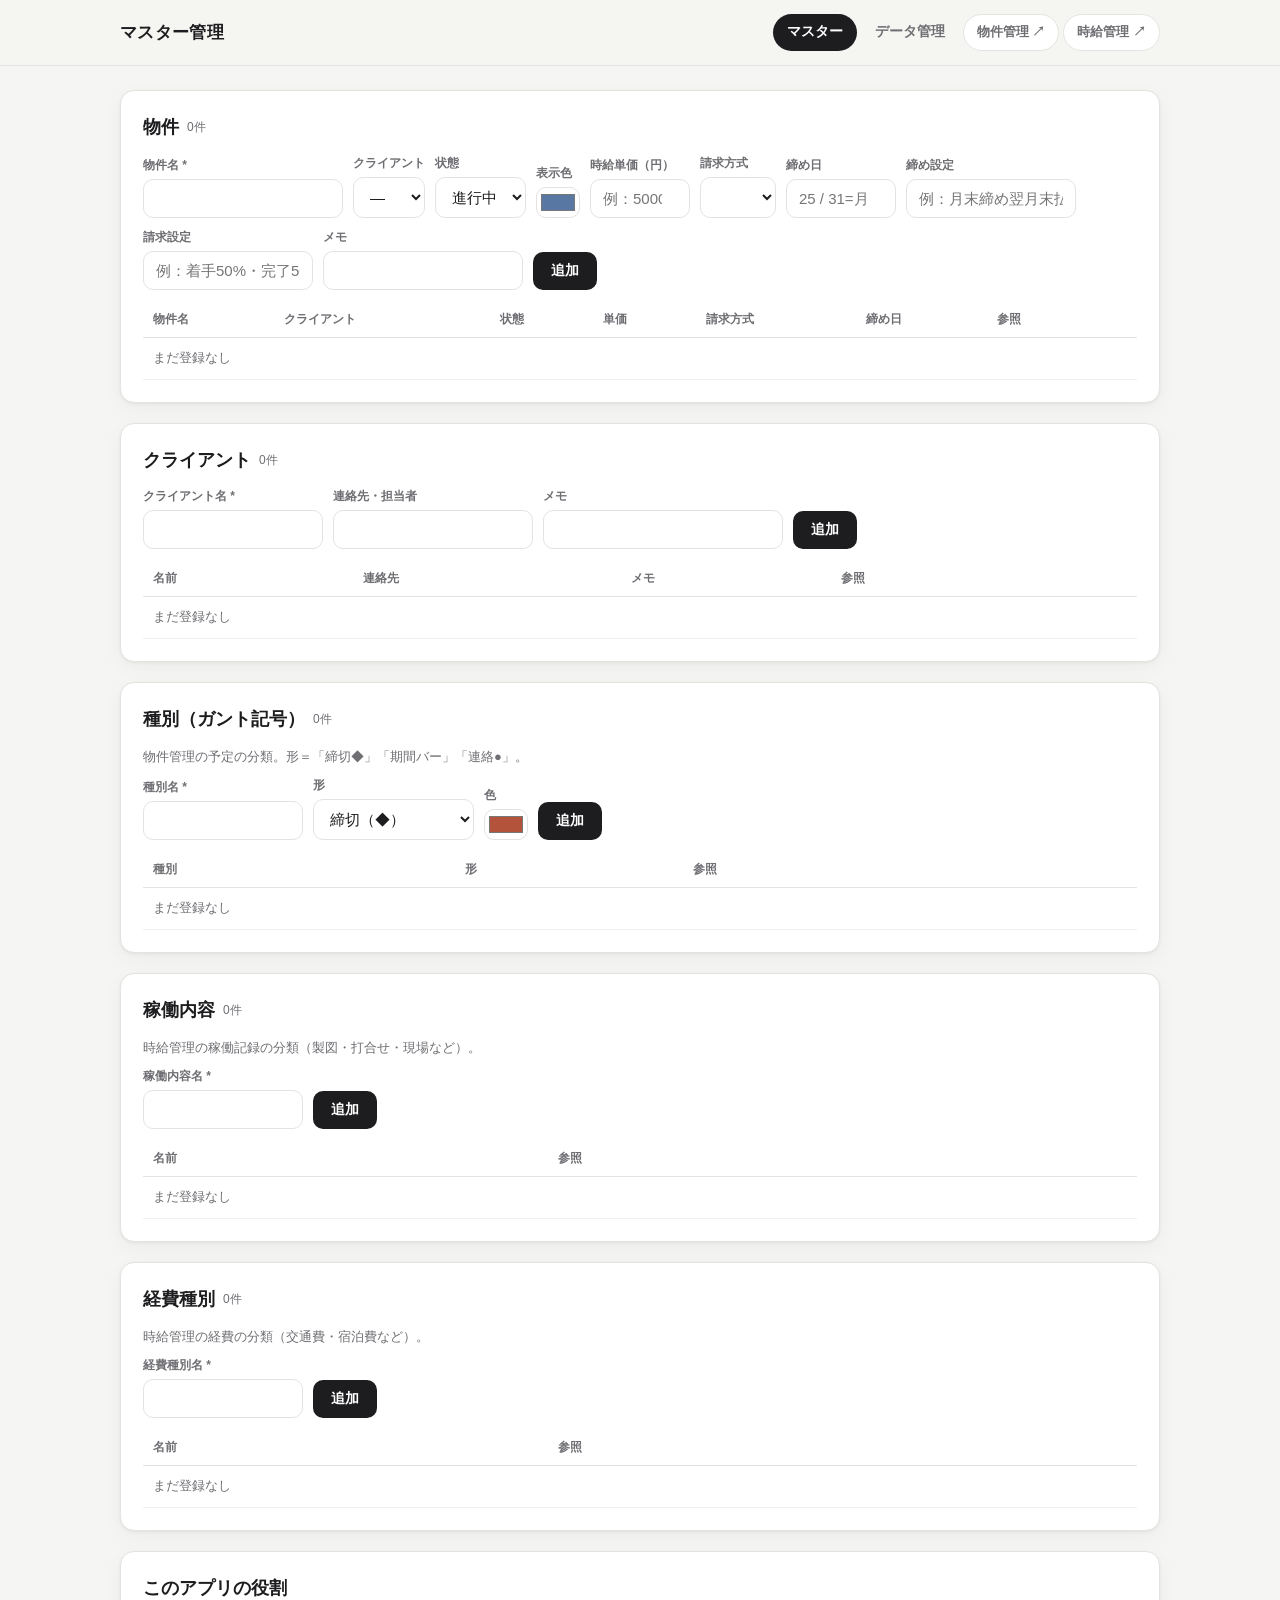
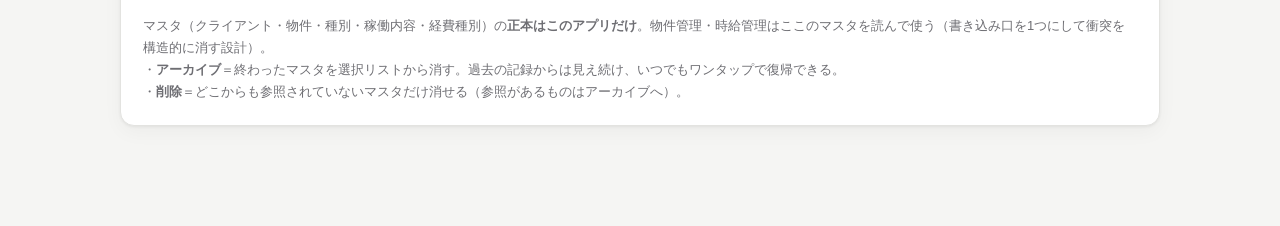
<file: master/index.html>
<!DOCTYPE html>
<html lang="ja">
<head>
<meta charset="UTF-8">
<meta name="viewport" content="width=device-width, initial-scale=1">
<title>マスター管理</title>
<link rel="icon" href="favicon.ico" sizes="any">
<link rel="icon" type="image/png" sizes="32x32" href="favicon-32.png">
<link rel="icon" type="image/png" sizes="16x16" href="favicon-16.png">
<link rel="apple-touch-icon" href="apple-touch-icon.png">
<link rel="stylesheet" href="../shared/base.css">
<style>
/* 見た目の共通部分は ../shared/base.css（正本）。ここはこのアプリ固有のUIだけ */
.card h2{display:flex;align-items:center;gap:8px}
.usage{font-size:11px;color:var(--sub);white-space:nowrap}
details.arch{margin-top:10px;border-top:1px dashed var(--line);padding-top:8px}
details.arch summary{cursor:pointer;font-size:12px;color:var(--sub);font-weight:600;user-select:none}
details.arch summary:hover{color:var(--ink)}
details.arch .tblwrap{margin-top:8px}
details.arch td{color:var(--sub)}
</style>
</head>
<body>
<header>
  <div class="head-in">
    <h1>マスター管理 <small id="syncBadge" title="クラウド同期の状態"></small></h1>
    <nav>
      <button data-tab="master" class="active">マスター</button>
      <button data-tab="data">データ管理</button>
      <a class="applink" href="../bukken/" title="物件進捗管理を開く">物件管理 ↗</a>
      <a class="applink" href="../jikyu/" title="時給プロジェクト管理を開く">時給管理 ↗</a>
    </nav>
  </div>
</header>
<main>

<!-- ===== マスター ===== -->
<section class="tab active" id="tab-master">

  <div class="card">
    <h2>物件 <span class="count" id="projectCount"></span></h2>
    <div class="frm">
      <label>物件名 *<input id="pName" style="width:200px"></label>
      <label>クライアント<select id="pClient"></select></label>
      <label>状態<select id="pStatus"><option>進行中</option><option>保留</option><option>完了</option></select></label>
      <label>表示色<input type="color" id="pColor" value="#5878a3" style="padding:2px;width:44px;height:31px"></label>
      <label>時給単価（円）<input type="number" id="pRate" placeholder="例：5000" style="width:100px"></label>
      <label>請求方式<select id="pBillType"><option value=""></option><option>都度</option><option>毎月</option><option>一式</option></select></label>
      <label>締め日<input type="number" id="pCloseDay" min="1" max="31" placeholder="25 / 31=月末" style="width:110px"></label>
      <label>締め設定<input id="pShime" placeholder="例：月末締め翌月末払い" style="width:170px"></label>
      <label>請求設定<input id="pSeikyu" placeholder="例：着手50%・完了50%" style="width:170px"></label>
      <label>メモ<input id="pMemo" style="width:200px"></label>
      <button class="btn" id="projectSaveBtn">追加</button>
      <button class="btn gray" id="projectCancelBtn" style="display:none">キャンセル</button>
    </div>
    <div class="tblwrap"><table><thead><tr><th>物件名</th><th>クライアント</th><th>状態</th><th>単価</th><th>請求方式</th><th>締め日</th><th>参照</th><th></th></tr></thead><tbody id="projectRows"></tbody></table></div>
    <details class="arch" id="projectArch"><summary></summary><div class="tblwrap"><table><tbody id="projectArchRows"></tbody></table></div></details>
  </div>

  <div class="card">
    <h2>クライアント <span class="count" id="clientCount"></span></h2>
    <div class="frm">
      <label>クライアント名 *<input id="cName" style="width:180px"></label>
      <label>連絡先・担当者<input id="cContact" style="width:200px"></label>
      <label>メモ<input id="cMemo" style="width:240px"></label>
      <button class="btn" id="clientSaveBtn">追加</button>
      <button class="btn gray" id="clientCancelBtn" style="display:none">キャンセル</button>
    </div>
    <div class="tblwrap"><table><thead><tr><th>名前</th><th>連絡先</th><th>メモ</th><th>参照</th><th></th></tr></thead><tbody id="clientRows"></tbody></table></div>
    <details class="arch" id="clientArch"><summary></summary><div class="tblwrap"><table><tbody id="clientArchRows"></tbody></table></div></details>
  </div>

  <div class="card">
    <h2>種別（ガント記号） <span class="count" id="typeCount"></span></h2>
    <p class="note" style="margin-bottom:8px">物件管理の予定の分類。形＝「締切◆」「期間バー」「連絡●」。</p>
    <div class="frm">
      <label>種別名 *<input id="tName" style="width:160px"></label>
      <label>形<select id="tKind">
        <option value="deadline">締切（◆）</option>
        <option value="period">期間（バー）</option>
        <option value="event">連絡・起点（●）</option>
      </select></label>
      <label>色<input type="color" id="tColor" value="#b4533b" style="padding:2px;width:44px;height:31px"></label>
      <button class="btn" id="typeSaveBtn">追加</button>
      <button class="btn gray" id="typeCancelBtn" style="display:none">キャンセル</button>
    </div>
    <div class="tblwrap"><table><thead><tr><th>種別</th><th>形</th><th>参照</th><th></th></tr></thead><tbody id="typeRows"></tbody></table></div>
    <details class="arch" id="typeArch"><summary></summary><div class="tblwrap"><table><tbody id="typeArchRows"></tbody></table></div></details>
  </div>

  <div class="card">
    <h2>稼働内容 <span class="count" id="contentCount"></span></h2>
    <p class="note" style="margin-bottom:8px">時給管理の稼働記録の分類（製図・打合せ・現場など）。</p>
    <div class="frm">
      <label>稼働内容名 *<input id="wName" style="width:160px"></label>
      <button class="btn" id="contentSaveBtn">追加</button>
      <button class="btn gray" id="contentCancelBtn" style="display:none">キャンセル</button>
    </div>
    <div class="tblwrap"><table><thead><tr><th>名前</th><th>参照</th><th></th></tr></thead><tbody id="contentRows"></tbody></table></div>
    <details class="arch" id="contentArch"><summary></summary><div class="tblwrap"><table><tbody id="contentArchRows"></tbody></table></div></details>
  </div>

  <div class="card">
    <h2>経費種別 <span class="count" id="expTypeCount"></span></h2>
    <p class="note" style="margin-bottom:8px">時給管理の経費の分類（交通費・宿泊費など）。</p>
    <div class="frm">
      <label>経費種別名 *<input id="xName" style="width:160px"></label>
      <button class="btn" id="expTypeSaveBtn">追加</button>
      <button class="btn gray" id="expTypeCancelBtn" style="display:none">キャンセル</button>
    </div>
    <div class="tblwrap"><table><thead><tr><th>名前</th><th>参照</th><th></th></tr></thead><tbody id="expTypeRows"></tbody></table></div>
    <details class="arch" id="expTypeArch"><summary></summary><div class="tblwrap"><table><tbody id="expTypeArchRows"></tbody></table></div></details>
  </div>

  <div class="card">
    <h2>このアプリの役割</h2>
    <p class="note">
      マスタ（クライアント・物件・種別・稼働内容・経費種別）の<b>正本はこのアプリだけ</b>。物件管理・時給管理はここのマスタを読んで使う（書き込み口を1つにして衝突を構造的に消す設計）。<br>
      ・<b>アーカイブ</b>＝終わったマスタを選択リストから消す。過去の記録からは見え続け、いつでもワンタップで復帰できる。<br>
      ・<b>削除</b>＝どこからも参照されていないマスタだけ消せる（参照があるものはアーカイブへ）。
    </p>
  </div>
</section>

<!-- ===== データ管理 ===== -->
<section class="tab" id="tab-data">
  <div class="card">
    <h2>クラウド同期（GitHub保存）</h2>
    <p class="note" id="syncStatus" style="margin-bottom:10px">未設定（この端末のブラウザ内にだけ保存中）</p>
    <div class="frm">
      <label>アクセストークン<input type="password" id="ghTokenInput" placeholder="github_pat_…" style="width:280px"></label>
      <button class="btn" id="ghConnectBtn">接続</button>
      <button class="btn gray" id="ghSyncNowBtn">今すぐ同期</button>
      <button class="btn red" id="ghDisconnectBtn">この端末から切断</button>
    </div>
    <p class="note">物件管理・時給管理を接続済みの端末（同じブラウザ）なら自動で接続される。保存のたびにGitHubの非公開リポジトリ（<span id="repoLabel"></span>）へ自動保存。トークンはこの端末のブラウザにだけ保存。</p>
  </div>
  <div class="card">
    <h2>バックアップ・書き出し</h2>
    <div style="display:flex;gap:8px;flex-wrap:wrap;margin-bottom:10px">
      <button class="btn" id="expJson">JSON書き出し（完全バックアップ）</button>
      <label class="btn gray" style="display:inline-block;cursor:pointer">JSON読み込み（復元）<input type="file" id="impJson" accept=".json" style="display:none"></label>
    </div>
    <p class="note">クラウド同期中は全保存がGitHubに自動バックアップされる（git履歴でいつでも巻き戻せる）ので、JSON書き出しは保険。</p>
  </div>
  <div class="card">
    <h2>現在のデータ</h2>
    <p class="note" id="dataStats"></p>
  </div>
  <div class="card">
    <h2>危険操作</h2>
    <button class="btn red" id="wipeBtn">全データ消去</button>
  </div>
</section>

</main>
<script src="../shared/store.js?v=20260720"></script>
<script>
'use strict';
/* ========== 設定（直書き禁止・ここに集約） ========== */
const CONFIG={
  github:{owner:'neongreeen',repo:'fdoa-app-data',branch:'main'},
  files:{master:'master.json',bukken:'bukken.json',jikyu:'jikyu.json'},
  tokenKey:'fdoa_gh_token',                 // 3アプリ共通のトークン保存キー
  legacyTokenKeys:['fdoa_bukken_gh_token'],
  storageKey:'fdoa_master_v1',              // この端末（localStorage）の保存キー
};

/* ========== 基盤 ========== */
const $=id=>document.getElementById(id);
const esc=s=>String(s??'').replace(/[&<>"']/g,c=>({'&':'&amp;','<':'&lt;','>':'&gt;','"':'&quot;',"'":'&#39;'}[c]));
const uid=p=>p+'_'+Date.now().toString(36)+Math.random().toString(36).slice(2,6);
const txtColor=h=>{const m=/^#?([0-9a-f]{6})$/i.exec(String(h||''));if(!m)return'#fff';const n=parseInt(m[1],16),r=n>>16,g=n>>8&255,b=n&255;return(r*299+g*587+b*114)/1000>150?'#1d1d1f':'#fff';};
const KINDLBL={deadline:'締切◆',period:'期間▬',event:'連絡●'};

function seed(){return{schemaVersion:1,clients:[],projects:[],types:[],contents:[],expTypes:[],settings:{},meta:{}};}
function migrate(d){
  const base=seed();
  for(const k of Object.keys(base)) if(d[k]===undefined) d[k]=base[k];
  for(const k of['clients','projects','types','contents','expTypes'])
    for(const r of d[k]){if(r.archived===undefined)r.archived=false;if(r.meta===undefined)r.meta={};}
  return d;
}
let db;
try{const raw=localStorage.getItem(CONFIG.storageKey);db=raw?migrate(JSON.parse(raw)):seed();}catch(e){db=seed();}
function persist(){localStorage.setItem(CONFIG.storageKey,JSON.stringify(db));}
function save(){db.meta.savedAt=new Date().toISOString();persist();renderAll();store.queueSync();}

const view={editClient:null,editProject:null,editType:null,editContent:null,editExpType:null};
const byId=(list,id)=>list.find(x=>x.id===id);

/* ========== クラウド同期（共通部品 shared/store.js を使用） ========== */
const SYNC_LBL={
  off:['','未設定（この端末のブラウザ内にだけ保存中）'],
  loading:['☁️…','クラウドから読み込み中…'],
  dirty:['☁️●','変更あり・まもなく自動保存'],
  saving:['☁️↑','クラウドへ保存中…'],
  saved:['☁️✓','同期済み'],
  offline:['☁️⚠','オフライン。復帰したら自動で同期する'],
  error:['☁️✕','同期エラー'],
};
const store=createCloudStore({
  owner:CONFIG.github.owner,repo:CONFIG.github.repo,branch:CONFIG.github.branch,
  path:CONFIG.files.master,tokenKey:CONFIG.tokenKey,legacyTokenKeys:CONFIG.legacyTokenKeys,
  label:'マスター',
  getData:()=>db,
  adoptRemote:data=>{db=migrate(data);persist();renderAll();loadUsage();},
  onState:(state,msg)=>{
    const[badge,label]=SYNC_LBL[state]||['',''];
    $('syncBadge').textContent=badge;
    $('syncStatus').textContent=label+(msg?'：'+msg:'')+(state==='saved'?'（'+new Date().toLocaleTimeString('ja-JP')+'）':'');
    $('syncStatus').style.color=state==='error'?'var(--danger)':state==='offline'?'var(--warn)':'var(--sub)';
  },
});

/* ========== 参照チェック（物件管理・時給管理の実データを読むだけ） ==========
   削除ガード用。usage[種類][id]=参照数。データを取れていない間は削除を許可しない */
let usage=null; // null=未取得
async function loadUsage(){
  if(!store.hasToken())return;
  const[bk,jk]=await Promise.all([store.fetchFile(CONFIG.files.bukken),store.fetchFile(CONFIG.files.jikyu)]);
  if(!bk&&!jk)return;
  const u={clients:{},projects:{},types:{},contents:{},expTypes:{}};
  const add=(kind,id)=>{if(id)u[kind][id]=(u[kind][id]||0)+1;};
  // マスター内部の参照（物件→クライアント）
  for(const p of db.projects)add('clients',p.clientId);
  // 物件管理側（統一ID＝物件管理IDなのでそのまま照合できる）
  if(bk){
    for(const p of bk.projects||[])add('clients',p.clientId);
    for(const i of bk.items||[]){add('projects',i.projectId);add('types',i.typeId);}
    for(const k of bk.checklists||[])add('projects',k.projectId);
  }
  // 時給管理側（移行完了までは旧IDなので対応表で読み替え。稼働内容・経費種別は名前参照）
  if(jk){
    const mig=(db.meta.migration&&db.meta.migration.jikyu)||{};
    const pm=mig.properties||{},cm=mig.customers||{};
    const mapP=id=>pm[id]||id,mapC=id=>cm[id]||id;
    for(const p of jk.properties||[])add('clients',mapC(p.customerId));
    for(const r of jk.records||[]){
      add('projects',mapP(r.propertyId));
      const c=db.contents.find(x=>x.name===r.content);if(c)add('contents',c.id);
    }
    for(const x of jk.expenses||[]){
      add('projects',mapP(x.propertyId));
      const t=db.expTypes.find(y=>y.name===x.type);if(t)add('expTypes',t.id);
    }
  }
  usage=u;renderAll();
}
const usageOf=(kind,id)=>usage?(usage[kind][id]||0):null;

/* ========== タブ ========== */
document.querySelectorAll('nav button').forEach(b=>b.onclick=()=>{
  document.querySelectorAll('nav button').forEach(x=>x.classList.toggle('active',x===b));
  document.querySelectorAll('section.tab').forEach(s=>s.classList.toggle('active',s.id==='tab-'+b.dataset.tab));
});

/* ========== 共通：アーカイブ・復帰・削除 ========== */
const LISTNAME={clients:'クライアント',projects:'物件',types:'種別',contents:'稼働内容',expTypes:'経費種別'};
function archiveRow(kind,id){
  const r=byId(db[kind],id);if(!r)return;
  r.archived=true;save();
}
function restoreRow(kind,id){
  const r=byId(db[kind],id);if(!r)return;
  r.archived=false;save();
}
function deleteRow(kind,id){
  const n=usageOf(kind,id);
  if(n===null)return alert('参照チェックがまだできていない（クラウド未接続 or 読み込み中）。削除は参照ゼロを確認できた時だけ。アーカイブなら今すぐできるよ。');
  if(n>0)return alert('この'+LISTNAME[kind]+'は記録から'+n+'回参照されてるから消せない。アーカイブで非表示にして。');
  if(!confirm('どこからも使われていない'+LISTNAME[kind]+'。完全に削除する？'))return;
  db[kind]=db[kind].filter(x=>x.id!==id);save();
}

/* ========== クライアント ========== */
$('clientSaveBtn').onclick=()=>{
  const name=$('cName').value.trim();
  if(!name)return alert('クライアント名を入れて');
  if(view.editClient){const c=byId(db.clients,view.editClient);
    Object.assign(c,{name,contact:$('cContact').value.trim(),memo:$('cMemo').value.trim()});
  }else db.clients.push({id:uid('c'),name,contact:$('cContact').value.trim(),memo:$('cMemo').value.trim(),archived:false,meta:{}});
  cancelClient();save();
};
function cancelClient(){view.editClient=null;$('cName').value=$('cContact').value=$('cMemo').value='';
  $('clientSaveBtn').textContent='追加';$('clientCancelBtn').style.display='none';}
$('clientCancelBtn').onclick=cancelClient;
function editClient(id){const c=byId(db.clients,id);if(!c)return;view.editClient=id;
  $('cName').value=c.name;$('cContact').value=c.contact||'';$('cMemo').value=c.memo||'';
  $('clientSaveBtn').textContent='更新';$('clientCancelBtn').style.display='';}

/* ========== 物件 ========== */
const PALETTE=['#5878a3','#b4533b','#659a77','#c1873b','#8d7bb0','#4f97a3','#a06084','#8a9296'];
$('projectSaveBtn').onclick=()=>{
  const name=$('pName').value.trim();
  if(!name)return alert('物件名を入れて');
  const rate=$('pRate').value?Number($('pRate').value):null;
  const closeDay=$('pCloseDay').value?Number($('pCloseDay').value):null;
  const data={name,clientId:$('pClient').value||null,status:$('pStatus').value,color:$('pColor').value,
    rate,billType:$('pBillType').value,closeDay,
    shime:$('pShime').value.trim(),seikyu:$('pSeikyu').value.trim(),memo:$('pMemo').value.trim()};
  if(view.editProject)Object.assign(byId(db.projects,view.editProject),data);
  else db.projects.push({id:uid('p'),...data,archived:false,meta:{}});
  cancelProject();save();
};
function cancelProject(){view.editProject=null;
  $('pName').value=$('pShime').value=$('pSeikyu').value=$('pMemo').value=$('pRate').value=$('pCloseDay').value='';
  $('pClient').value='';$('pStatus').value='進行中';$('pBillType').value='';
  $('pColor').value=PALETTE[db.projects.length%PALETTE.length];
  $('projectSaveBtn').textContent='追加';$('projectCancelBtn').style.display='none';}
$('projectCancelBtn').onclick=cancelProject;
function editProject(id){const p=byId(db.projects,id);if(!p)return;view.editProject=id;
  $('pName').value=p.name;$('pClient').value=p.clientId||'';$('pStatus').value=p.status;
  $('pColor').value=p.color;$('pRate').value=p.rate??'';$('pBillType').value=p.billType||'';
  $('pCloseDay').value=p.closeDay??'';
  $('pShime').value=p.shime||'';$('pSeikyu').value=p.seikyu||'';$('pMemo').value=p.memo||'';
  $('projectSaveBtn').textContent='更新';$('projectCancelBtn').style.display='';}

/* ========== 種別 ========== */
$('typeSaveBtn').onclick=()=>{
  const name=$('tName').value.trim();
  if(!name)return alert('種別名を入れて');
  const data={name,kind:$('tKind').value,color:$('tColor').value};
  if(view.editType)Object.assign(byId(db.types,view.editType),data);
  else db.types.push({id:uid('t'),...data,archived:false,meta:{}});
  cancelType();save();
};
function cancelType(){view.editType=null;$('tName').value='';$('tKind').value='deadline';
  $('typeSaveBtn').textContent='追加';$('typeCancelBtn').style.display='none';}
$('typeCancelBtn').onclick=cancelType;
function editType(id){const t=byId(db.types,id);if(!t)return;view.editType=id;
  $('tName').value=t.name;$('tKind').value=t.kind;$('tColor').value=t.color;
  $('typeSaveBtn').textContent='更新';$('typeCancelBtn').style.display='';}

/* ========== 稼働内容・経費種別（名前だけの単純マスタ） ========== */
function bindSimple(kind,inputId,saveBtn,cancelBtn,editKey){
  $(saveBtn).onclick=()=>{
    const name=$(inputId).value.trim();
    if(!name)return alert('名前を入れて');
    if(view[editKey])Object.assign(byId(db[kind],view[editKey]),{name});
    else db[kind].push({id:uid(kind==='contents'?'w':'x'),name,archived:false,meta:{}});
    view[editKey]=null;$(inputId).value='';
    $(saveBtn).textContent='追加';$(cancelBtn).style.display='none';save();
  };
  $(cancelBtn).onclick=()=>{view[editKey]=null;$(inputId).value='';
    $(saveBtn).textContent='追加';$(cancelBtn).style.display='none';};
}
bindSimple('contents','wName','contentSaveBtn','contentCancelBtn','editContent');
bindSimple('expTypes','xName','expTypeSaveBtn','expTypeCancelBtn','editExpType');
function editContent(id){const c=byId(db.contents,id);if(!c)return;view.editContent=id;
  $('wName').value=c.name;$('contentSaveBtn').textContent='更新';$('contentCancelBtn').style.display='';}
function editExpType(id){const x=byId(db.expTypes,id);if(!x)return;view.editExpType=id;
  $('xName').value=x.name;$('expTypeSaveBtn').textContent='更新';$('expTypeCancelBtn').style.display='';}

/* ========== 描画 ========== */
function opt(v,t,sel){return '<option value="'+esc(v)+'"'+(sel===v?' selected':'')+'>'+esc(t)+'</option>';}
function usageCell(kind,id){const n=usageOf(kind,id);
  return '<td class="usage">'+(n===null?'—':n+'件')+'</td>';}
function rowBtns(kind,id){
  return '<td style="white-space:nowrap"><button class="btn sm gray" onclick="edit_'+kind+'(\''+id+'\')">編集</button> <button class="btn sm gray" onclick="archiveRow(\''+kind+'\',\''+id+'\')">アーカイブ</button></td>';
}
function archBtns(kind,id){
  return '<td style="white-space:nowrap;text-align:right"><button class="btn sm" onclick="restoreRow(\''+kind+'\',\''+id+'\')">復帰</button> <button class="btn sm red" onclick="deleteRow(\''+kind+'\',\''+id+'\')">削除</button></td>';
}
window.edit_clients=editClient;window.edit_projects=editProject;window.edit_types=editType;
window.edit_contents=editContent;window.edit_expTypes=editExpType;

function renderArch(kind,elId,rowsId,rowHtml){
  const arch=db[kind].filter(x=>x.archived);
  const d=$(elId);
  d.style.display=arch.length?'':'none';
  d.querySelector('summary').textContent='アーカイブ済み（'+arch.length+'件）— タップで開閉・いつでも復帰できる';
  $(rowsId).innerHTML=arch.map(rowHtml).join('');
}
function renderAll(){
  // 物件
  const actP=db.projects.filter(p=>!p.archived);
  $('projectCount').textContent=actP.length+'件';
  $('projectRows').innerHTML=actP.map(p=>{
    const c=byId(db.clients,p.clientId);
    return '<tr><td><span class="dot" style="background:'+esc(p.color)+'"></span>'+esc(p.name)+(p.memo?'<div class="usage">'+esc(p.memo)+'</div>':'')+'</td><td>'+esc(c?c.name:'')+'</td><td>'+esc(p.status)+'</td><td>'+(p.rate!=null?'¥'+p.rate.toLocaleString():'')+'</td><td>'+esc(p.billType||'')+'</td><td>'+(p.closeDay!=null?(p.closeDay>=31?'月末':p.closeDay+'日'):'')+'</td>'+usageCell('projects',p.id)+rowBtns('projects',p.id)+'</tr>';
  }).join('')||'<tr><td colspan="8" class="muted">まだ登録なし</td></tr>';
  renderArch('projects','projectArch','projectArchRows',
    p=>'<tr><td><span class="dot" style="background:'+esc(p.color)+'"></span>'+esc(p.name)+'</td>'+usageCell('projects',p.id)+archBtns('projects',p.id)+'</tr>');
  // クライアント
  const actC=db.clients.filter(c=>!c.archived);
  $('clientCount').textContent=actC.length+'件';
  $('clientRows').innerHTML=actC.map(c=>'<tr><td>'+esc(c.name)+'</td><td>'+esc(c.contact||'')+'</td><td class="muted">'+esc(c.memo||'')+'</td>'+usageCell('clients',c.id)+rowBtns('clients',c.id)+'</tr>').join('')||'<tr><td colspan="5" class="muted">まだ登録なし</td></tr>';
  renderArch('clients','clientArch','clientArchRows',
    c=>'<tr><td>'+esc(c.name)+'</td>'+usageCell('clients',c.id)+archBtns('clients',c.id)+'</tr>');
  // 種別
  const actT=db.types.filter(t=>!t.archived);
  $('typeCount').textContent=actT.length+'件';
  $('typeRows').innerHTML=actT.map(t=>'<tr><td><span class="badge" style="background:'+esc(t.color)+';color:'+txtColor(t.color)+'">'+esc(t.name)+'</span></td><td>'+KINDLBL[t.kind]+'</td>'+usageCell('types',t.id)+rowBtns('types',t.id)+'</tr>').join('')||'<tr><td colspan="4" class="muted">まだ登録なし</td></tr>';
  renderArch('types','typeArch','typeArchRows',
    t=>'<tr><td><span class="badge" style="background:'+esc(t.color)+';color:'+txtColor(t.color)+'">'+esc(t.name)+'</span></td>'+usageCell('types',t.id)+archBtns('types',t.id)+'</tr>');
  // 稼働内容
  const actW=db.contents.filter(x=>!x.archived);
  $('contentCount').textContent=actW.length+'件';
  $('contentRows').innerHTML=actW.map(x=>'<tr><td>'+esc(x.name)+'</td>'+usageCell('contents',x.id)+rowBtns('contents',x.id)+'</tr>').join('')||'<tr><td colspan="3" class="muted">まだ登録なし</td></tr>';
  renderArch('contents','contentArch','contentArchRows',
    x=>'<tr><td>'+esc(x.name)+'</td>'+usageCell('contents',x.id)+archBtns('contents',x.id)+'</tr>');
  // 経費種別
  const actX=db.expTypes.filter(x=>!x.archived);
  $('expTypeCount').textContent=actX.length+'件';
  $('expTypeRows').innerHTML=actX.map(x=>'<tr><td>'+esc(x.name)+'</td>'+usageCell('expTypes',x.id)+rowBtns('expTypes',x.id)+'</tr>').join('')||'<tr><td colspan="3" class="muted">まだ登録なし</td></tr>';
  renderArch('expTypes','expTypeArch','expTypeArchRows',
    x=>'<tr><td>'+esc(x.name)+'</td>'+usageCell('expTypes',x.id)+archBtns('expTypes',x.id)+'</tr>');
  // セレクト（クライアント）
  const keep=(el,html,first)=>{const v=el.value;el.innerHTML=first+html;if([...el.options].some(o=>o.value===v))el.value=v;};
  keep($('pClient'),actC.map(c=>opt(c.id,c.name)).join(''),'<option value="">—</option>');
  // データ管理
  $('repoLabel').textContent=CONFIG.github.owner+'/'+CONFIG.github.repo+' の '+CONFIG.files.master;
  const cnt=k=>db[k].length+'件（うちアーカイブ'+db[k].filter(x=>x.archived).length+'）';
  $('dataStats').innerHTML='クライアント '+cnt('clients')+' ／ 物件 '+cnt('projects')+' ／ 種別 '+cnt('types')+' ／ 稼働内容 '+cnt('contents')+' ／ 経費種別 '+cnt('expTypes')+'<br>スキーマ v'+db.schemaVersion+' ／ 保存先：このブラウザのlocalStorage（キー: '+CONFIG.storageKey+'）＋クラウド同期 '+(store.hasToken()?'ON':'未設定');
}
window.archiveRow=archiveRow;window.restoreRow=restoreRow;window.deleteRow=deleteRow;

/* ========== データ管理 ========== */
$('expJson').onclick=()=>{
  const blob=new Blob([JSON.stringify(db,null,1)],{type:'application/json'});
  const a=document.createElement('a');a.href=URL.createObjectURL(blob);
  const d=new Date(),pad=n=>String(n).padStart(2,'0');
  a.download='マスターバックアップ_'+d.getFullYear()+'-'+pad(d.getMonth()+1)+'-'+pad(d.getDate())+'.json';a.click();
};
$('impJson').onchange=e=>{
  const f=e.target.files[0];if(!f)return;
  const r=new FileReader();
  r.onload=()=>{
    try{
      const d=JSON.parse(r.result);
      if(!d.schemaVersion||!Array.isArray(d.clients))throw new Error('形式が違う');
      if(!confirm('現在のデータを読み込んだ内容で置き換える。いい？'))return;
      db=migrate(d);save();alert('読み込み完了');
    }catch(err){alert('読み込み失敗：'+err.message);}
    e.target.value='';
  };
  r.readAsText(f);
};
$('wipeBtn').onclick=()=>{
  if(!confirm('マスターの全データを消す。JSONバックアップは取った？'))return;
  if(!confirm('本当に消すよ？（クラウド側も次の保存で上書きされる）'))return;
  db=seed();save();
};
$('ghConnectBtn').onclick=async()=>{
  const t=$('ghTokenInput').value.trim();
  if(!t)return alert('トークンを貼り付けて');
  $('ghTokenInput').value='';
  await store.connect(t);renderAll();loadUsage();
};
$('ghSyncNowBtn').onclick=()=>{
  if(!store.hasToken())return alert('先にトークンを設定して');
  store.syncNow();loadUsage();
};
$('ghDisconnectBtn').onclick=()=>{
  if(!confirm('この端末をクラウド同期から切断する？（クラウド上のデータは残る。物件管理・時給管理も同じトークンを使っているので一緒に切れる）'))return;
  store.disconnect();usage=null;renderAll();
};

/* ========== 起動 ========== */
$('pColor').value=PALETTE[db.projects.length%PALETTE.length];
renderAll();
(async()=>{await store.init();loadUsage();})();
</script>
</body>
</html>
</file>
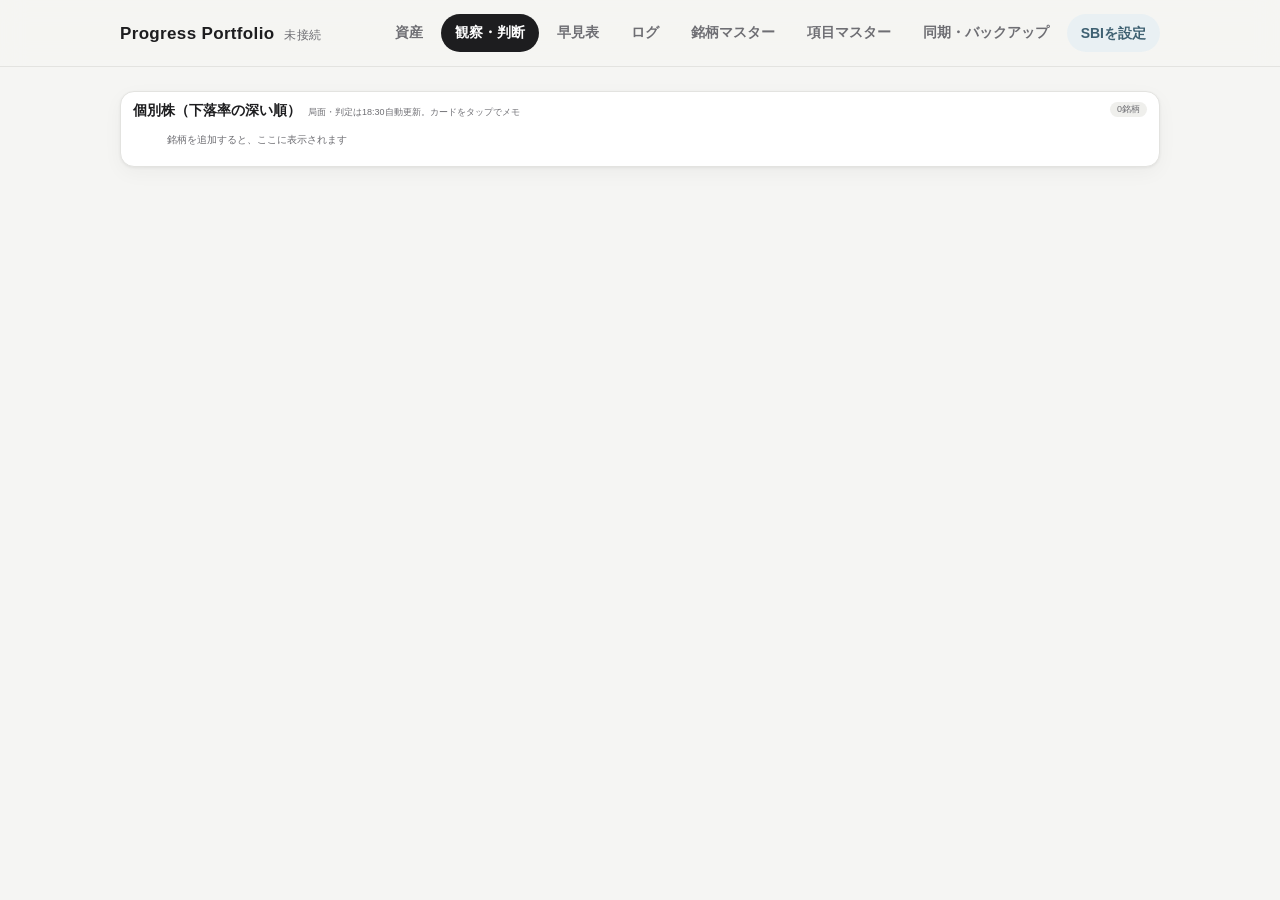
<file: progress/index.html>
<!DOCTYPE html>
<html lang="ja">
<head>
  <meta charset="UTF-8">
  <meta name="viewport" content="width=device-width, initial-scale=1.0">
  <meta name="theme-color" content="#f5f5f3">
  <title>Progress Portfolio</title>
  <link rel="icon" href="../jikyu/favicon.ico" sizes="any">
  <link rel="stylesheet" href="../shared/base.css?v=20260719-1042">
  <link rel="stylesheet" href="progress.css?v=20260822-2130">
</head>
<body>
<header>
  <div class="head-in">
    <div class="logo">Progress Portfolio <small id="syncBadge">ローカル保存</small></div>
    <nav id="nav" aria-label="メインメニュー">
      <button type="button" data-view="assets" class="active">資産</button>
      <button type="button" data-view="observe">観察・判断</button>
      <button type="button" data-view="rules">早見表</button>
      <button type="button" data-view="log">ログ</button>
      <button type="button" data-view="stocks">銘柄マスター</button>
      <button type="button" data-view="master">項目マスター</button>
      <button type="button" data-view="sync">同期・バックアップ</button>
      <a id="sbiQuickLink" class="nav-external" href="#" target="_blank" rel="noopener noreferrer">SBIを設定</a>
    </nav>
  </div>
</header>

<main>
  <section id="view-assets" class="view active">
    <div class="panel">
      <div class="panel-heading">
        <div>
          <h2>資産全景</h2>
          <p id="assetsMeta"></p>
        </div>
      </div>
      <div id="assetsBody"></div>
    </div>
  </section>

  <section id="view-observe" class="view">
    <div class="panel" id="excPanel" hidden>
      <div class="panel-heading">
        <div>
          <h2>指数（EXCが機械で撃つ）</h2>
          <p id="excMeta"></p>
        </div>
      </div>
      <div id="excBody"></div>
    </div>

    <div class="panel">
      <div class="panel-heading">
        <div>
          <h2>個別株（下落率の深い順）</h2>
          <p>局面・判定は18:30自動更新。カードをタップでメモ</p>
        </div>
        <div class="board-check">
          <span class="count-label" id="stockCount"></span>
        </div>
      </div>
      <div id="statusBoard" class="status-board"></div>
    </div>
  </section>

  <section id="view-rules" class="view compact-admin-view">
    <div class="panel">
      <div class="panel-heading">
        <div>
          <h2 id="rulesTitle">投資 組体制（4組）＋早見表</h2>
          <p id="rulesMeta">正本＝_MOMO/投資_早見表.md（Macから自動公開・ここは閲覧専用）</p>
        </div>
      </div>
      <div id="rulesBody" class="md-doc"></div>
    </div>
  </section>

  <section id="view-log" class="view">
    <div class="panel">
      <div class="panel-heading">
        <div>
          <h2>ログ</h2>
          <p>判断・売買・EXC発砲を1本の時系列で。記録は上書きせず残ります</p>
        </div>
        <span class="count-label" id="logCount"></span>
      </div>
      <div class="log-filters">
        <select id="fKind">
          <option value="">全種類</option>
          <option value="decision">判断</option>
          <option value="trade">売買</option>
          <option value="exc">EXC</option>
        </select>
        <select id="fStock"><option value="">全銘柄</option></select>
        <select id="fTag"><option value="">全タグ</option></select>
        <button type="button" class="btn sec sm" id="clearFilters">条件クリア</button>
      </div>
      <div id="logList" class="log-list"></div>
    </div>
  </section>

  <section id="view-stocks" class="view compact-admin-view">
    <div class="panel">
      <div class="panel-heading">
        <div>
          <h2>銘柄マスター</h2>
          <p>検索して選ぶ。見つからない銘柄はそのまま手入力</p>
        </div>
        <span class="count-label" id="instrumentSource">銘柄一覧を読込中</span>
      </div>
      <div class="instrument-search">
        <label class="field">
          <span>銘柄検索</span>
          <input id="instrumentQuery" type="search" maxlength="80" placeholder="銘柄名またはコード／ティッカー" autocomplete="off">
        </label>
        <div id="instrumentResults" class="instrument-results" aria-live="polite"></div>
      </div>
      <form id="stockForm" class="stock-form" novalidate>
        <label class="field">
          <span>銘柄名</span>
          <input id="sName" type="text" maxlength="80" required placeholder="例：Apple">
        </label>
        <label class="field">
          <span>資産クラス</span>
          <select id="sAssetClass">
            <option value="stock">株式</option>
            <option value="fund">投資信託</option>
          </select>
        </label>
        <label class="field">
          <span>ティッカー</span>
          <input id="sTicker" type="text" maxlength="20" required placeholder="例：AAPL" autocapitalize="characters">
        </label>
        <label class="field fund-only-field" hidden>
          <span>ISINコード</span>
          <input id="sIsin" type="text" maxlength="12" placeholder="例：JP90C000GKC6" autocapitalize="characters">
        </label>
        <label class="field">
          <span>市場</span>
          <input id="sMarket" type="text" maxlength="40" placeholder="例：NASDAQ">
        </label>
        <label class="field">
          <span>通貨</span>
          <select id="sCurrency">
            <option value="USD">USD</option>
            <option value="JPY">JPY</option>
            <option value="EUR">EUR</option>
            <option value="GBP">GBP</option>
          </select>
        </label>
        <label class="field">
          <span>国</span>
          <select id="sCountry">
            <option value="">未設定</option>
            <option value="JP">日本</option>
            <option value="US">米国</option>
          </select>
        </label>
        <label class="field stock-url-field">
          <span>企業サイト</span>
          <input id="sCompanyUrl" type="url" maxlength="500" placeholder="https://">
        </label>
        <label class="field stock-url-field">
          <span>IRページ</span>
          <input id="sIrUrl" type="url" maxlength="500" placeholder="https://">
        </label>
        <button class="btn" type="submit">銘柄を追加</button>
      </form>
      <div id="stockTable" class="stock-table"></div>
    </div>
  </section>

  <section id="view-master" class="view compact-admin-view">
    <div class="panel">
      <div class="panel-heading">
        <div>
          <h2>SBIへの導線</h2>
          <p>価格・保有・損益の正本を画面右半分の別ウインドウで開きます</p>
        </div>
      </div>
      <div class="settings-form">
        <label class="field">
          <span>SBIポートフォリオURL</span>
          <input type="url" id="sbiPortfolioUrl" maxlength="1000" placeholder="https://">
        </label>
        <button type="button" class="btn" id="saveSbiUrl">保存</button>
        <a id="testSbiUrl" class="btn sec" href="#" target="_blank" rel="noopener noreferrer" hidden>開く</a>
      </div>
      <p class="note">ID・パスワード・価格は保存しません。URLだけをこの設定に保持します。</p>
    </div>

    <div class="panel">
      <div class="panel-heading">
        <div>
          <h2>選択肢マスター</h2>
          <p>ここで明示的に変えるまで、表示順と既定値は固定されます</p>
        </div>
      </div>
      <p class="master-note">過去ログの意味を守るため項目は削除しません。意味を変える場合は、古い項目を使用停止にして新しい項目を追加してください。</p>
      <div id="masterSections"></div>
    </div>

  </section>

  <section id="view-sync" class="view">
    <div class="panel">
      <div class="panel-heading">
        <div>
          <h2>GitHub同期</h2>
          <p><span id="repoLabel"></span> に自動保存</p>
        </div>
        <strong id="syncStatus" class="sync-status">未接続</strong>
      </div>
      <div class="sync-form">
        <label class="field token-field">
          <span>アクセストークン</span>
          <input type="password" id="ghTokenInput" placeholder="github_pat_…" autocomplete="off">
        </label>
        <button type="button" class="btn" id="ghConnectBtn">接続</button>
        <button type="button" class="btn sec" id="ghSyncNowBtn">今すぐ同期</button>
        <button type="button" class="btn warn" id="ghDisconnectBtn">切断</button>
      </div>
      <p class="note sync-note">トークンはこの端末のブラウザ内だけに保存されます。オフライン中も入力でき、接続が戻ると同期します。</p>
    </div>

    <div class="panel">
      <div class="panel-heading">
        <div>
          <h2>バックアップ</h2>
          <p>全データをJSONで持ち出し・復元</p>
        </div>
      </div>
      <div class="backup-actions">
        <button type="button" class="btn" id="btnJsonExport">JSONを書き出す</button>
        <label class="btn sec file-button">JSONから復元<input type="file" id="jsonImport" accept=".json,application/json"></label>
      </div>
    </div>

    <div class="panel">
      <div class="panel-heading">
        <div>
          <h2>SBI取込みボタンの登録</h2>
          <p>SBIのポートフォリオ画面から現在値・損益を一時取込みするブックマークです。端末を替えた時・消してしまった時はここから再登録できます</p>
        </div>
      </div>
      <div class="backup-actions">
        <button type="button" class="btn" id="btnCopyBookmarklet">取込みコードをコピー</button>
        <button type="button" class="btn sec" id="btnShowSbiDebug">直近の取込みを診断表示</button>
      </div>
      <ol class="note bookmarklet-steps">
        <li>上のボタンで取込みコードをコピーする</li>
        <li><strong>Mac：</strong>このページをブックマークに追加 → ブックマークを編集して、URL欄にコピーしたコードを貼り付け → 名前を「SBI取込み」などに変更</li>
        <li><strong>iPhone / iPad（Safari）：</strong>共有ボタン → 「ブックマークを追加」 → 追加後にブックマーク一覧の「編集」でURLをコピーしたコードに貼り替え。MacとはiCloudでブックマークが同期されるので、Mac側で貼り替えれば全端末に反映されます</li>
        <li>SBIのポートフォリオ画面を開いた状態で、そのブックマークを開くと取込みが実行されます</li>
      </ol>
      <div class="note" id="sbiDebug" hidden>
        <p><strong>取込み診断</strong>：直近の取込みで読み取れなかった内容の記録です。下のボタンでコピーして百に渡すと原因を特定できます</p>
        <textarea id="sbiDebugText" readonly rows="8" style="width:100%;font-size:11px"></textarea>
        <button type="button" class="btn sec" id="btnCopySbiDebug">診断をコピー</button>
      </div>
    </div>
  </section>
</main>

<div class="modal-overlay" id="recordModal" hidden>
  <div class="record-modal" role="dialog" aria-modal="true" aria-labelledby="recordModalTitle">
    <div class="record-modal-head">
      <div>
        <h2 id="recordModalTitle"></h2>
        <p id="recordModalSub"></p>
      </div>
      <div class="record-head-actions">
        <button type="button" class="btn sec sm" id="recordNoteBtn">ノートを書く</button>
        <button type="button" class="modal-close" id="recordModalClose" aria-label="閉じる">×</button>
      </div>
    </div>
    <label class="field record-memo-field">
      <span>一言メモ</span>
      <input id="recordMemo" type="text" maxlength="240" placeholder="心が動いた理由をひとこと" autocomplete="off">
    </label>
    <div class="record-section-label">理由タグ（任意・あとで判断のクセを振り返る用）</div>
    <div class="record-chips" id="recordTags"></div>
    <div class="record-section-label">次回確認（任意・決算日など日を決めて見たい時だけ）</div>
    <div class="record-chips" id="recordReviews"></div>
    <div class="record-actions">
      <button type="button" class="btn" id="recordSave">記録する</button>
    </div>
  </div>
</div>

<div class="modal-overlay note-overlay" id="noteModal" hidden>
  <div class="record-modal note-modal" role="dialog" aria-modal="true" aria-labelledby="noteModalTitle">
    <div class="record-modal-head">
      <div>
        <h2 id="noteModalTitle"></h2>
        <p id="noteModalSub"></p>
      </div>
      <button type="button" class="modal-close" id="noteModalClose" aria-label="閉じる">×</button>
    </div>
    <textarea id="noteText" maxlength="20000" placeholder="この銘柄の分析・仮説・調べたことを自由に。&#10;判断ログの一言メモは速記用、じっくり書くのはここ。&#10;上書き保存でも過去の版はGitHubの履歴に残っています。"></textarea>
    <div class="record-actions">
      <button type="button" class="btn" id="noteSave">ノートを保存</button>
    </div>
  </div>
</div>

<div class="toast" id="toast" role="status" aria-live="polite"></div>

<script src="../shared/store.js?v=20260720"></script>
<script src="app.js?v=20260822-2130"></script>
</body>
</html>
</file>
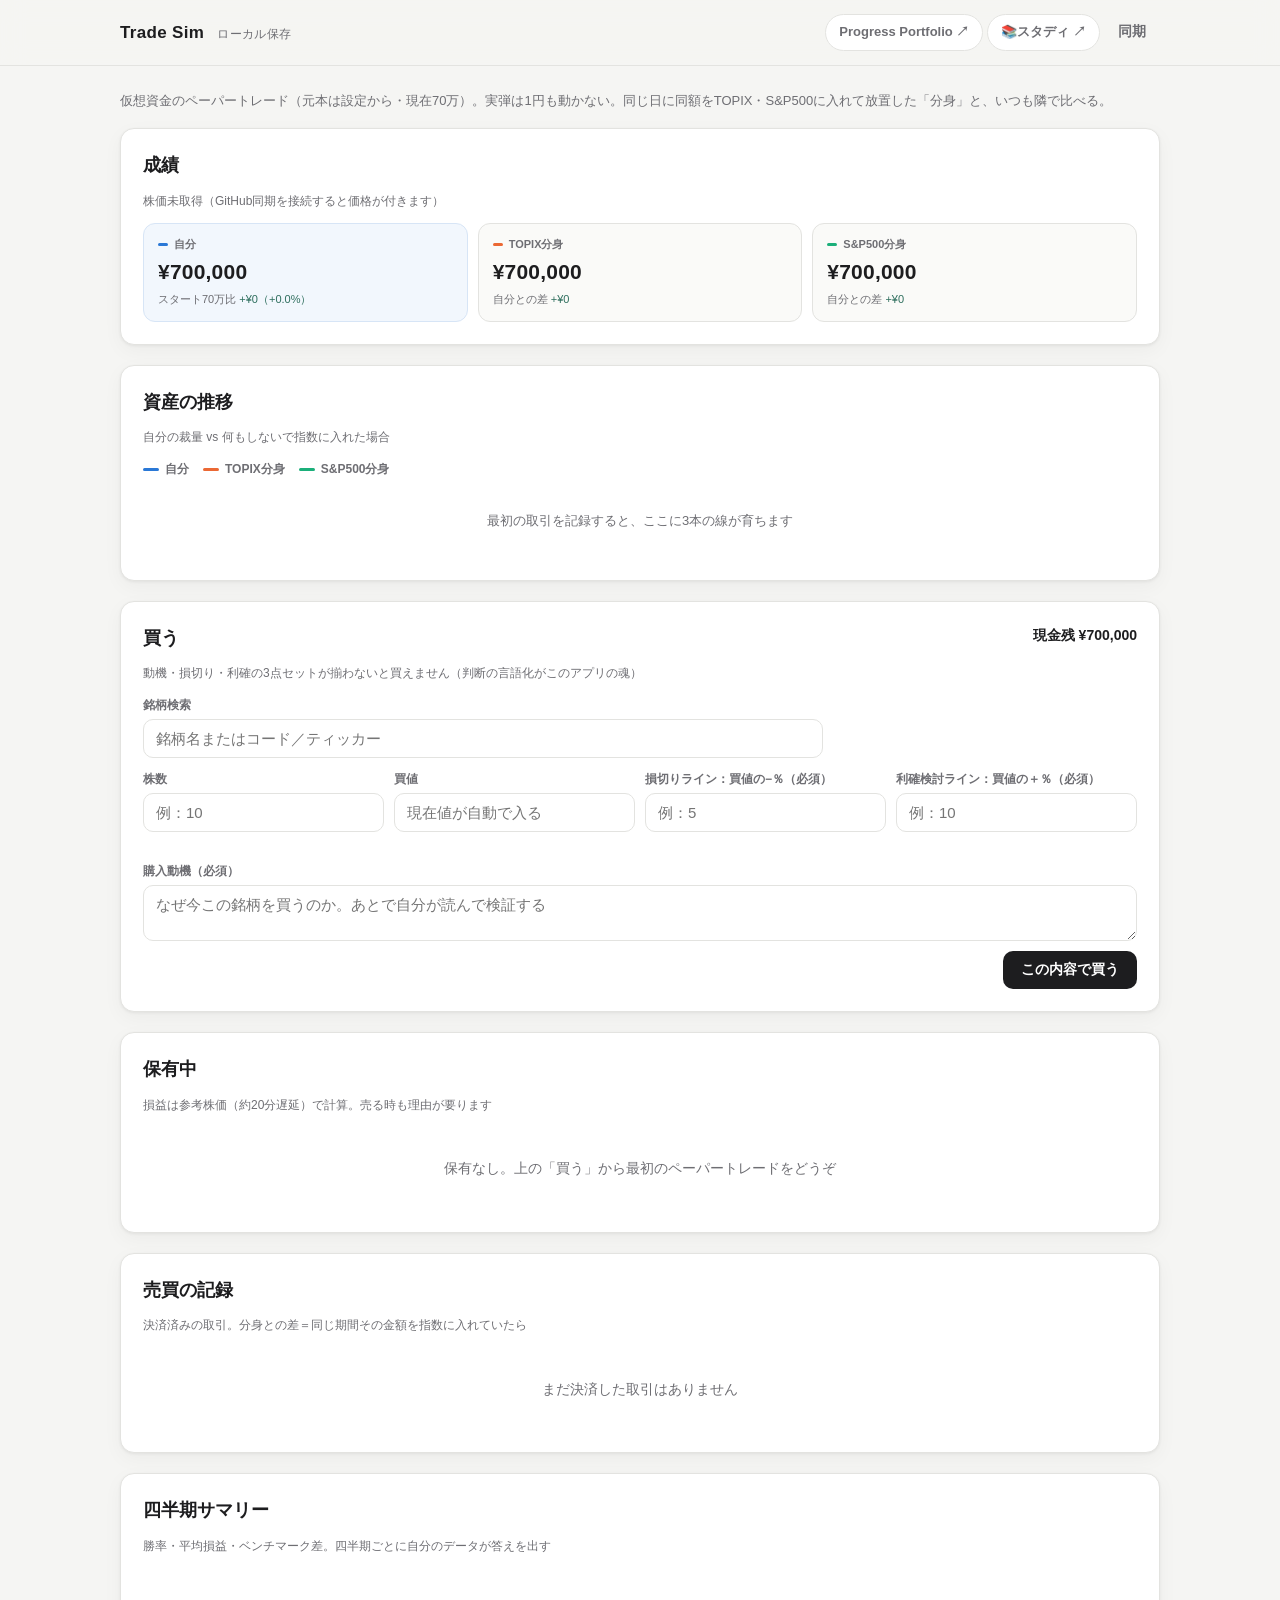
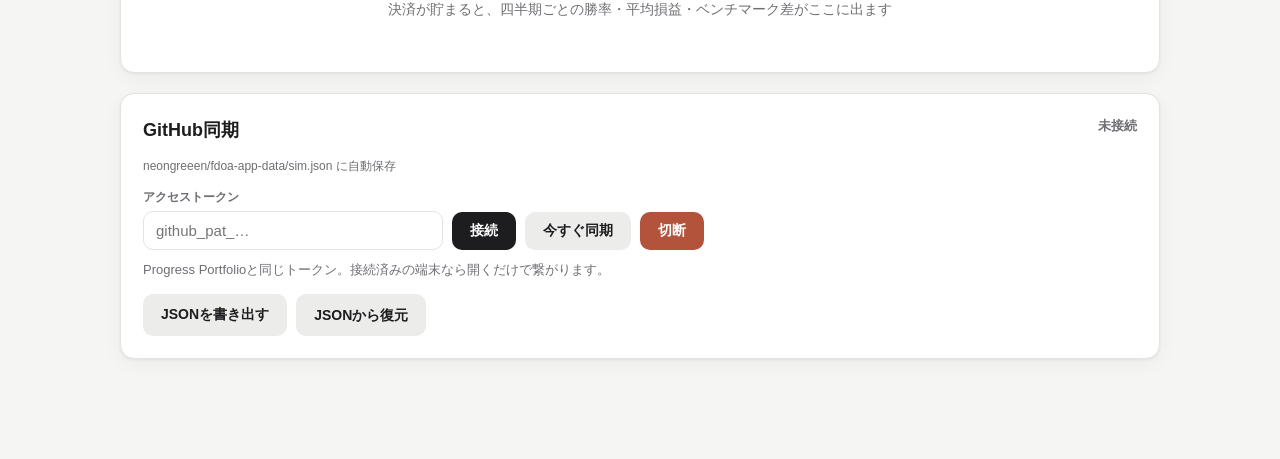
<file: sim/index.html>
<!DOCTYPE html>
<html lang="ja">
<head>
  <meta charset="UTF-8">
  <meta name="viewport" content="width=device-width, initial-scale=1.0">
  <meta name="theme-color" content="#f5f5f3">
  <title>Trade Sim</title>
  <link rel="icon" href="../jikyu/favicon.ico" sizes="any">
  <link rel="stylesheet" href="../shared/base.css?v=20260719-1042">
  <link rel="stylesheet" href="sim.css?v=20260724-0004">
</head>
<body>
<header>
  <div class="head-in">
    <div class="logo">Trade Sim <small id="syncBadge">ローカル保存</small></div>
    <nav aria-label="メインメニュー">
      <a class="applink" href="../progress/" target="_blank" rel="noopener noreferrer">Progress Portfolio ↗</a>
      <a class="applink" href="../study/" target="_blank" rel="noopener noreferrer">📚スタディ ↗</a>
      <button type="button" id="navSync">同期</button>
    </nav>
  </div>
</header>

<main>
  <p class="sim-lead">仮想資金のペーパートレード（元本は設定から・現在70万）。実弾は1円も動かない。同じ日に同額をTOPIX・S&amp;P500に入れて放置した「分身」と、いつも隣で比べる。</p>

  <section class="panel" id="summaryPanel">
    <div class="panel-heading">
      <div>
        <h2>成績</h2>
        <p id="summaryMeta"></p>
      </div>
    </div>
    <div class="sim-tiles" id="summaryTiles"></div>
  </section>

  <section class="panel" id="chartPanel">
    <div class="panel-heading">
      <div>
        <h2>資産の推移</h2>
        <p id="chartMeta">自分の裁量 vs 何もしないで指数に入れた場合</p>
      </div>
    </div>
    <div class="sim-legend" id="chartLegend"></div>
    <div class="sim-chart-wrap" id="chartWrap">
      <div id="chartBody"></div>
      <div class="sim-tooltip" id="chartTooltip" hidden></div>
    </div>
  </section>

  <section class="panel" id="buyPanel">
    <div class="panel-heading">
      <div>
        <h2>買う</h2>
        <p>動機・損切り・利確の3点セットが揃わないと買えません（判断の言語化がこのアプリの魂）</p>
      </div>
      <strong class="sim-cash" id="cashLabel"></strong>
    </div>
    <div class="instrument-search">
      <label class="field">
        <span>銘柄検索</span>
        <input id="instrumentQuery" type="search" maxlength="80" placeholder="銘柄名またはコード／ティッカー" autocomplete="off">
      </label>
      <div id="instrumentResults" class="instrument-results" aria-live="polite"></div>
    </div>
    <div class="sim-selected" id="selectedBox" hidden></div>
    <form id="buyForm" class="sim-buy-form" novalidate>
      <label class="field">
        <span>株数</span>
        <input id="buyQty" type="number" min="1" step="1" inputmode="numeric" placeholder="例：10">
      </label>
      <label class="field">
        <span>買値 <em id="buyPriceUnit"></em></span>
        <input id="buyPrice" type="number" min="0" step="any" inputmode="decimal" placeholder="現在値が自動で入る">
      </label>
      <label class="field">
        <span>損切りライン：買値の−％（必須）</span>
        <input id="buyStop" type="number" min="0" step="any" inputmode="decimal" placeholder="例：5">
        <small class="pct-price" id="buyStopPrice"></small>
      </label>
      <label class="field">
        <span>利確検討ライン：買値の＋％（必須）</span>
        <input id="buyTarget" type="number" min="0" step="any" inputmode="decimal" placeholder="例：10">
        <small class="pct-price" id="buyTargetPrice"></small>
      </label>
      <label class="field sim-reason-field">
        <span>購入動機（必須）</span>
        <textarea id="buyReason" maxlength="1000" rows="2" placeholder="なぜ今この銘柄を買うのか。あとで自分が読んで検証する"></textarea>
      </label>
      <div class="sim-buy-foot">
        <span class="muted" id="buyCostPreview"></span>
        <button class="btn" type="submit" id="buyBtn">この内容で買う</button>
      </div>
    </form>
  </section>

  <section class="panel" id="positionsPanel">
    <div class="panel-heading">
      <div>
        <h2>保有中</h2>
        <p>損益は参考株価（約20分遅延）で計算。売る時も理由が要ります</p>
      </div>
      <span class="count-label" id="positionsCount"></span>
    </div>
    <div class="tblwrap" id="positionsBody"></div>
  </section>

  <section class="panel" id="closedPanel">
    <div class="panel-heading">
      <div>
        <h2>売買の記録</h2>
        <p>決済済みの取引。分身との差＝同じ期間その金額を指数に入れていたら</p>
      </div>
      <span class="count-label" id="closedCount"></span>
    </div>
    <div class="tblwrap" id="closedBody"></div>
  </section>

  <section class="panel" id="quarterPanel">
    <div class="panel-heading">
      <div>
        <h2>四半期サマリー</h2>
        <p>勝率・平均損益・ベンチマーク差。四半期ごとに自分のデータが答えを出す</p>
      </div>
    </div>
    <div class="tblwrap" id="quarterBody"></div>
  </section>


  <section class="panel" id="syncPanel">
    <div class="panel-heading">
      <div>
        <h2>GitHub同期</h2>
        <p><span id="repoLabel"></span> に自動保存</p>
      </div>
      <strong id="syncStatus" class="sync-status">未接続</strong>
    </div>
    <div class="sync-form">
      <label class="field token-field">
        <span>アクセストークン</span>
        <input type="password" id="ghTokenInput" placeholder="github_pat_…" autocomplete="off">
      </label>
      <button type="button" class="btn" id="ghConnectBtn">接続</button>
      <button type="button" class="btn sec" id="ghSyncNowBtn">今すぐ同期</button>
      <button type="button" class="btn warn" id="ghDisconnectBtn">切断</button>
    </div>
    <p class="note">Progress Portfolioと同じトークン。接続済みの端末なら開くだけで繋がります。</p>
    <div class="backup-actions">
      <button type="button" class="btn sec" id="btnJsonExport">JSONを書き出す</button>
      <label class="btn sec file-button">JSONから復元<input type="file" id="jsonImport" accept=".json,application/json"></label>
    </div>
  </section>
</main>

<div class="modal-overlay" id="fixModal" hidden>
  <div class="record-modal" role="dialog" aria-modal="true" aria-labelledby="fixModalTitle">
    <div class="record-modal-head">
      <div>
        <h2 id="fixModalTitle"></h2>
        <p>入力間違いの修正は記録した当日だけできます</p>
      </div>
      <button type="button" class="modal-close" id="fixModalClose" aria-label="閉じる">×</button>
    </div>
    <div id="fixBuyFields">
      <label class="field">
        <span>株数</span>
        <input id="fixQty" type="number" min="1" step="1" inputmode="numeric">
      </label>
      <label class="field">
        <span>買値 <em id="fixPriceUnit"></em></span>
        <input id="fixPrice" type="number" min="0" step="any" inputmode="decimal">
      </label>
      <label class="field">
        <span>損切りライン：買値の−％（必須）</span>
        <input id="fixStop" type="number" min="0" step="any" inputmode="decimal">
        <small class="pct-price" id="fixStopPrice"></small>
      </label>
      <label class="field">
        <span>利確検討ライン：買値の＋％（必須）</span>
        <input id="fixTarget" type="number" min="0" step="any" inputmode="decimal">
        <small class="pct-price" id="fixTargetPrice"></small>
      </label>
      <label class="field">
        <span>購入動機（必須）</span>
        <textarea id="fixReason" maxlength="1000" rows="2"></textarea>
      </label>
    </div>
    <div id="fixSellFields">
      <label class="field">
        <span>売値 <em id="fixSellPriceUnit"></em></span>
        <input id="fixSellPrice" type="number" min="0" step="any" inputmode="decimal">
      </label>
      <label class="field">
        <span>売った理由（必須）</span>
        <textarea id="fixSellReason" maxlength="1000" rows="2"></textarea>
      </label>
    </div>
    <div class="record-actions">
      <button type="button" class="btn" id="fixSave">修正を保存</button>
    </div>
  </div>
</div>

<div class="modal-overlay" id="lineModal" hidden>
  <div class="record-modal" role="dialog" aria-modal="true" aria-labelledby="lineModalTitle">
    <div class="record-modal-head">
      <div>
        <h2 id="lineModalTitle"></h2>
        <p id="lineModalSub"></p>
      </div>
      <button type="button" class="modal-close" id="lineModalClose" aria-label="閉じる">×</button>
    </div>
    <label class="field">
      <span>損切りライン：買値の−％</span>
      <input id="lineStop" type="number" min="0" step="any" inputmode="decimal" placeholder="空欄＝ラインなし">
      <small class="pct-price" id="lineStopPrice"></small>
    </label>
    <label class="field">
      <span>利確検討ライン：買値の＋％</span>
      <input id="lineTarget" type="number" min="0" step="any" inputmode="decimal" placeholder="空欄＝ラインなし">
      <small class="pct-price" id="lineTargetPrice"></small>
    </label>
    <div class="record-actions">
      <button type="button" class="btn" id="lineSave">保存</button>
    </div>
  </div>
</div>

<div class="modal-overlay" id="sellModal" hidden>
  <div class="record-modal" role="dialog" aria-modal="true" aria-labelledby="sellModalTitle">
    <div class="record-modal-head">
      <div>
        <h2 id="sellModalTitle"></h2>
        <p id="sellModalSub"></p>
      </div>
      <button type="button" class="modal-close" id="sellModalClose" aria-label="閉じる">×</button>
    </div>
    <label class="field">
      <span>売値 <em id="sellPriceUnit"></em></span>
      <input id="sellPrice" type="number" min="0" step="any" inputmode="decimal">
    </label>
    <label class="field sim-reason-field">
      <span>売った理由（必須）</span>
      <textarea id="sellReason" maxlength="1000" rows="2" placeholder="なぜ今売るのか。利確か損切りか、根拠は"></textarea>
    </label>
    <p class="muted" id="sellPreview"></p>
    <div class="record-actions">
      <button type="button" class="btn" id="sellSave">この内容で売る</button>
    </div>
  </div>
</div>

<div class="toast" id="toast" role="status" aria-live="polite"></div>

<script src="../shared/store.js?v=20260720"></script>
<script src="app.js?v=20260724-0006"></script>
</body>
</html>
</file>
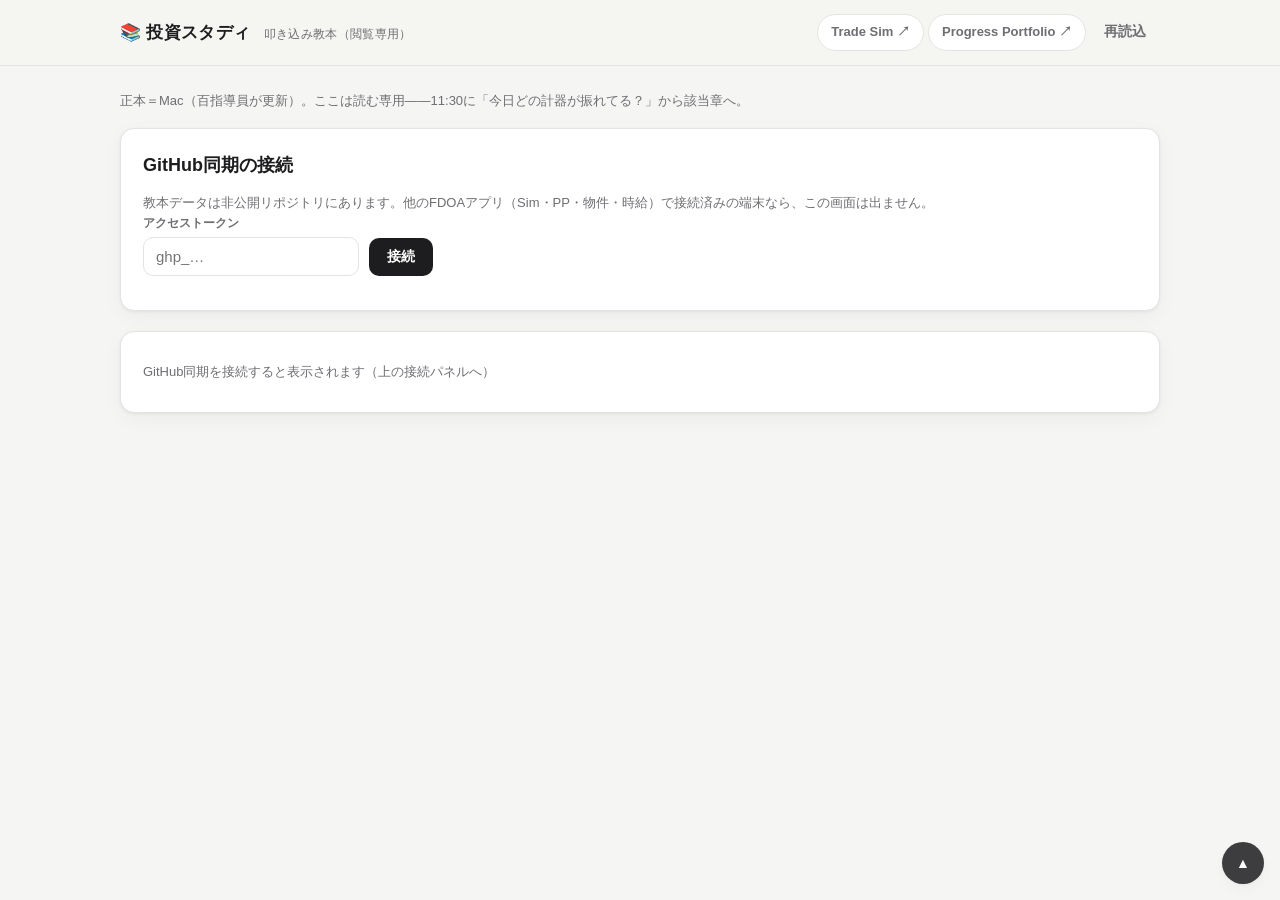
<file: study/index.html>
<!DOCTYPE html>
<html lang="ja">
<head>
  <meta charset="UTF-8">
  <meta name="viewport" content="width=device-width, initial-scale=1.0">
  <meta name="theme-color" content="#f5f5f3">
  <title>投資スタディ｜FDOA</title>
  <link rel="icon" href="data:image/svg+xml,<svg xmlns='http://www.w3.org/2000/svg' viewBox='0 0 100 100'><text y='.9em' font-size='90'>📚</text></svg>">
  <link rel="stylesheet" href="../shared/base.css?v=20260719-1042">
  <link rel="stylesheet" href="study.css?v=20260828-0001">
</head>
<body>
<header>
  <div class="head-in">
    <div class="logo">📚 投資スタディ <small>叩き込み教本（閲覧専用）</small></div>
    <nav aria-label="メインメニュー">
      <a class="applink" href="../sim/" target="_blank" rel="noopener noreferrer">Trade Sim ↗</a>
      <a class="applink" href="../progress/" target="_blank" rel="noopener noreferrer">Progress Portfolio ↗</a>
      <button type="button" id="btnReload">再読込</button>
    </nav>
  </div>
</header>

<main>
  <p class="study-lead" id="studyMeta">正本＝Mac（百指導員が更新）。ここは読む専用——11:30に「今日どの計器が振れてる？」から該当章へ。</p>

  <section class="panel" id="tokenPanel" hidden>
    <h2>GitHub同期の接続</h2>
    <p class="note">教本データは非公開リポジトリにあります。他のFDOAアプリ（Sim・PP・物件・時給）で接続済みの端末なら、この画面は出ません。</p>
    <div class="frm">
      <label>アクセストークン<input type="password" id="tokenInput" autocomplete="off" placeholder="ghp_…"></label>
      <button class="btn" type="button" id="tokenConnect">接続</button>
    </div>
  </section>

  <section class="panel" id="tocPanel" hidden>
    <h2>目次</h2>
    <nav class="study-toc" id="tocBody" aria-label="目次"></nav>
  </section>

  <section class="panel">
    <div class="study-body" id="studyBody"><p class="muted">読み込み中…</p></div>
  </section>
</main>

<a class="study-top" href="#top" id="btnTop" aria-label="ページ先頭へ">▲</a>

<script src="../shared/store.js?v=20260719-1042"></script>
<script src="study.js?v=20260828-0001"></script>
</body>
</html>
</file>
<file: shared/base.css>
/* =====================================================================
   FDOA 共通ビジュアル基盤（マスター管理・物件進捗管理・時給プロジェクト管理で共用）
   見た目の正本はこのファイル。3アプリの共通部分（配色・ヘッダー・メニュー・
   パネル・フォーム・ボタン・表・余白・スマホ対応）はここで一元管理する。
   アプリ固有のUI（ガント・タイマー・モーダル等）だけ各index.htmlの<style>に残す。
   値を変える時はここを変える＝3アプリ同時に揃う。
   読み込み順：base.css → 各アプリの<style>（アプリ側が上書きできる）
   ===================================================================== */
:root{
  --bg:#f5f5f3; --card:#ffffff; --panel:#ffffff; --ink:#1d1d1f; --sub:#6e6e73; --line:#e3e3e0;
  --accent:#2f6f5e; --accent-soft:#e7f1ed;
  --danger:#b4533b; --danger-soft:#fbe9e4;
  --warn:#c1873b; --warn-soft:#faf3e4;
  --ok:#2f6f5e;
  --radius:14px; --shadow:0 1px 3px rgba(0,0,0,.06),0 6px 20px rgba(0,0,0,.04);
  --content-w:1080px;   /* 本文とヘッダー内側の共通幅 */
}
*{box-sizing:border-box;margin:0;padding:0}
body{font-family:-apple-system,"Hiragino Sans","Hiragino Kaku Gothic ProN",Meiryo,sans-serif;
  background:var(--bg);color:var(--ink);font-size:15px;line-height:1.6;-webkit-font-smoothing:antialiased}

/* ---------- ヘッダー（内側を本文と同じ幅に揃える） ---------- */
header{position:sticky;top:0;z-index:50;background:rgba(245,245,243,.85);
  backdrop-filter:saturate(180%) blur(12px);border-bottom:1px solid var(--line)}
.head-in{max-width:var(--content-w);margin:0 auto;padding:14px 20px;display:flex;align-items:center;gap:16px;flex-wrap:wrap}
header h1,.logo{font-size:17px;font-weight:700;letter-spacing:.02em}
header h1 small,.logo small{font-weight:400;color:var(--sub);font-size:12px;margin-left:8px}
nav{display:flex;gap:4px;flex-wrap:wrap;margin-left:auto}
nav button{border:none;background:transparent;color:var(--sub);padding:8px 14px;border-radius:999px;
  font-size:14px;cursor:pointer;font-weight:600}
nav button.active{background:var(--ink);color:#fff}
nav button:hover:not(.active){background:#eaeae7}
.applink{display:inline-flex;align-items:center;gap:4px;border:1px solid var(--line);background:#fff;color:var(--sub);
  padding:7px 13px;border-radius:999px;font-size:13px;font-weight:600;text-decoration:none;white-space:nowrap;flex:0 0 auto}
.applink:hover{color:var(--ink);border-color:#d0d0cc}

/* ---------- 本文・パネル ---------- */
main{max-width:var(--content-w);margin:0 auto;padding:24px 20px 80px}
section.tab{display:none}
section.tab.active{display:block}
.view{display:none}
.view.active{display:block}
.card,.panel{background:var(--card);border:1px solid var(--line);border-radius:var(--radius);
  padding:22px;margin-bottom:20px;box-shadow:var(--shadow)}
.card h2,.panel h2{font-size:18px;margin:0 0 12px}
.card h2 .count,.panel h2 .count{font-size:12px;color:var(--sub);font-weight:normal}

/* ---------- フォーム ---------- */
input,select,textarea{border:1px solid var(--line);border-radius:10px;padding:10px 12px;
  font-size:15px;font-family:inherit;background:#fff;color:var(--ink)}
input[type=checkbox]{accent-color:var(--accent)}
input:focus,select:focus,textarea:focus{outline:none;border-color:var(--accent);box-shadow:0 0 0 3px var(--accent-soft)}
.frm{display:flex;gap:10px;flex-wrap:wrap;align-items:flex-end;margin-bottom:12px}
.frm label{display:flex;flex-direction:column;gap:4px;font-size:12px;color:var(--sub);font-weight:600}

/* ---------- ボタン（.sec/.gray＝グレー、.warn/.red＝危険 は同じ見た目） ---------- */
.btn{border:none;border-radius:10px;padding:10px 18px;font-size:14px;font-weight:600;cursor:pointer;
  background:var(--ink);color:#fff;display:inline-flex;align-items:center;gap:7px}
.btn:hover{opacity:.9}
.btn.sec,.btn.gray{background:#ececea;color:var(--ink)}
.btn.warn,.btn.red{background:var(--danger)}
.btn.ghost{background:transparent;color:var(--accent);padding:6px 10px}
.btn.sm{padding:6px 12px;font-size:13px}
.btn:disabled{opacity:.4;cursor:not-allowed}

/* ---------- 表 ---------- */
table{width:100%;border-collapse:collapse;font-size:14px}
th{text-align:left;color:var(--sub);font-weight:600;font-size:12px;padding:8px 10px;border-bottom:1px solid var(--line);white-space:nowrap}
td{padding:10px 10px;border-bottom:1px solid #f0f0ee;vertical-align:middle}
tr:hover td{background:#fafaf8}
.tblwrap{overflow-x:auto;-webkit-overflow-scrolling:touch}

/* ---------- 小物 ---------- */
.badge{display:inline-block;padding:1px 9px;border-radius:999px;font-size:12px;color:#fff;white-space:nowrap}
.dot{display:inline-block;width:10px;height:10px;border-radius:50%;margin-right:4px;vertical-align:middle}
.muted{color:var(--sub);font-size:13px}
.note{font-size:13px;color:var(--sub);line-height:1.7}
.empty{padding:30px;text-align:center;color:var(--sub);font-size:14px}

/* ---------- タブレット以下：指で押しやすく ---------- */
@media(max-width:820px){
  input,select,textarea{font-size:16px} /* iOSのフォーカス時自動ズーム防止 */
  nav button{padding:9px 14px;font-size:14px}
  .btn{min-height:42px}
  .btn.sm{min-height:34px;padding:6px 10px;font-size:12px}
  .tblwrap td{white-space:nowrap;max-width:240px;overflow:hidden;text-overflow:ellipsis}
}

/* ---------- スマホ：全体を一段コンパクトに・メニューは1行横スクロール ---------- */
@media(max-width:720px){
  body{font-size:14px}
  main{padding:12px 12px 60px}
  .card,.panel{padding:14px}
  .card h2,.panel h2{font-size:16px}
  input,select,textarea{padding:8px 10px}
  .btn{min-height:40px}
  .head-in{padding:8px 12px;gap:5px;flex-wrap:nowrap;flex-direction:column;align-items:stretch}
  header h1,.logo{font-size:15px}
  nav{margin:0 -12px;padding:0 12px;flex-wrap:nowrap;overflow-x:auto;-webkit-overflow-scrolling:touch;scrollbar-width:none}
  nav::-webkit-scrollbar{display:none}
  nav button{white-space:nowrap;flex:0 0 auto;padding:6px 12px;font-size:13px}
  .frm label{width:100%}
  .frm input:not([type=color]),.frm select,.frm textarea{width:100%!important}
  .frm .btn{width:100%;justify-content:center;text-align:center}
  #ghTokenInput{width:100%!important}
}

/* ---------- 印刷＝PDF書き出し（A4タテ）：#printSheet の中身だけを印刷する ----------
   各アプリは #printSheet（bodyの直下）に印刷したいHTMLを入れて window.print() を呼ぶ。
   ブラウザの印刷画面で「PDFとして保存」（iPhoneは共有→"PDFを作成"）。 */
#printSheet{display:none}
#printSheet .pt-head{display:flex;justify-content:space-between;align-items:flex-start;gap:12px;
  border-bottom:1.5px solid var(--ink);padding-bottom:6px;margin-bottom:10px}
#printSheet .pt-title{font-size:14px;font-weight:700;letter-spacing:.02em}
#printSheet .pt-to{font-size:11px;margin-top:2px}
#printSheet .pt-sub{font-size:9px;color:var(--sub);text-align:right;line-height:1.5;flex:0 0 auto}
#printSheet .pt-total{margin-top:8px;border-top:1.5px solid var(--ink);padding-top:6px;margin-left:auto;max-width:300px}
#printSheet .pt-total .trow{display:flex;justify-content:space-between;gap:16px;font-size:10px;padding:1px 0}
#printSheet .pt-total .trow.grand{font-weight:700;font-size:12px;margin-top:3px}
#printSheet .pt-foot{margin-top:10px;font-size:8px;color:var(--sub)}
@media print{
  @page{size:A4 portrait;margin:10mm}
  body{background:#fff}
  body>*{display:none!important}
  body>#printSheet{display:block!important;-webkit-print-color-adjust:exact;print-color-adjust:exact;line-height:1.35}
  #printSheet table{font-size:9px}
  #printSheet th{font-size:8.5px;padding:3px 6px}
  #printSheet td{padding:2px 6px}
  #printSheet tr{break-inside:avoid}
  #printSheet tr:hover td{background:transparent}
  #printSheet .badge{font-size:8.5px;padding:0 6px}
  #printSheet .chip{font-size:8.5px}
  #printSheet .muted{font-size:9px}
}

/* ---------- 状態4段階（全アプリ共通セマンティックカラー・2026-07-20制定） ----------
   SS 危険（優先1位）＝赤 / S 要注意（2位）＝黄 / B 通常（3位）＝緑 / C 安定（4位）＝青
   色の当て方（締切・業績・損益率など）は shared/status-colors.md が正本。
   使い方：文字色は .st-ss/.st-s/.st-b/.st-c、バッジは .stb-ss/.stb-s/.stb-b/.stb-c */
:root{
  --st-ss:#b4533b; --st-ss-soft:#fbe9e4;  /* 赤＝危険 */
  --st-s:#8a6a1d;  --st-s-soft:#faf3e4;   /* 黄＝要注意（文字は読める濃さに調整済み） */
  --st-b:#2f6f5e;  --st-b-soft:#e7f1ed;   /* 緑＝通常 */
  --st-c:#3f6172;  --st-c-soft:#e9f0f3;   /* 青＝安定 */
}
.st-ss{color:var(--st-ss);font-weight:700}
.st-s{color:var(--st-s);font-weight:650}
.st-b{color:var(--st-b);font-weight:650}
.st-c{color:var(--st-c);font-weight:650}
.stb-ss{background:var(--st-ss-soft);color:var(--st-ss)}
.stb-s{background:var(--st-s-soft);color:var(--st-s)}
.stb-b{background:var(--st-b-soft);color:var(--st-b)}
.stb-c{background:var(--st-c-soft);color:var(--st-c)}
</file>
<file: bukken/pages.css>
/* 物件ページ（pages.js）の見た目。色・余白の基本は ../shared/base.css */
.pg-pick{display:flex;gap:8px;flex-wrap:wrap;margin-bottom:14px}
.pg-chip{border:1px solid var(--line);background:var(--card);border-radius:12px;padding:8px 14px;cursor:pointer;display:grid;gap:2px;text-align:left;font:inherit;color:var(--ink)}
.pg-chip b{font-size:14px}
.pg-chip small{font-size:11px;color:var(--sub)}
.pg-chip.on{border-color:var(--accent);background:var(--accent-soft)}
.pg-eyebrow{font-size:12px;letter-spacing:.08em;color:var(--sub)}
.pg-title{font-size:24px!important;margin:4px 0 8px!important;line-height:1.3}
.pg-meta{display:flex;flex-wrap:wrap;gap:4px 16px;font-size:12px;color:var(--sub)}
.pg-meta b{color:var(--ink);font-weight:600}
.pg-stage{margin-top:16px;padding-top:14px;border-top:1px solid var(--line)}
.pg-stage h3{font-size:17px;margin:0 0 4px}
.pg-steps{list-style:none;margin:12px 0 0;padding:0;display:grid;grid-template-columns:repeat(6,minmax(0,1fr));gap:6px}
.pg-steps li{border-top:4px solid var(--line);padding-top:6px;display:grid;gap:2px}
.pg-steps li b{font-size:12px}
.pg-steps li small{font-size:11px;color:var(--sub)}
.pg-steps li[data-state=done]{border-color:var(--st-c)}
.pg-steps li[data-state=done] b{color:var(--st-c)}
.pg-steps li[data-state=current]{border-color:var(--accent)}
.pg-steps li[data-state=current] b{color:var(--accent)}
.pg-acts{list-style:none;margin:0;padding:0;display:grid;gap:8px}
.pg-act{display:grid;grid-template-columns:auto 1fr;gap:10px;align-items:start;border:1px solid var(--line);border-radius:10px;padding:10px 12px}
.pg-act p{margin:0;font-weight:600}
.pg-act small{color:var(--sub);font-size:12px;line-height:1.6}
.pg-who{font-size:11px;font-weight:700;padding:2px 8px;border-radius:999px;background:var(--st-c-soft);color:var(--st-c);white-space:nowrap}
.pg-who.y{background:var(--st-ss-soft);color:var(--st-ss)}
.pg-later{margin-top:12px}
.pg-later summary,.pg-imgs summary{cursor:pointer;font-weight:600;font-size:14px}
.pg-later .pg-acts{margin-top:8px}
.pg-docs td small{display:block;color:var(--sub);font-size:11px;margin-top:3px}
.pg-st{font-size:11px;font-weight:700;padding:2px 8px;border-radius:999px;white-space:nowrap}
.pg-st.ok{background:var(--st-b-soft);color:var(--st-b)}
.pg-st.warn{background:var(--st-s-soft);color:var(--st-s)}
.pg-st.ng{background:var(--st-ss-soft);color:var(--st-ss)}
.pg-st.na{background:#ececea;color:var(--sub)}
.pg-grid{display:grid;grid-template-columns:repeat(auto-fill,minmax(130px,1fr));gap:10px;margin-top:10px}
.pg-grid figure{margin:0;display:grid;gap:4px}
.pg-img{border:1px solid var(--line);border-radius:6px;overflow:hidden;background:#fff;padding:0;cursor:zoom-in;min-height:80px}
.pg-img img{display:block;width:100%;height:auto}
.pg-grid figcaption{font-size:11px;color:var(--sub)}
.pg-draft{border:1px solid var(--line);border-radius:10px}
.pg-draftbar{display:flex;justify-content:space-between;align-items:center;gap:10px;flex-wrap:wrap;padding:8px 12px;border-bottom:1px solid var(--line);font-size:12px;color:var(--sub)}
.pg-draftbar b{color:var(--ink);word-break:break-all}
.pg-draft pre{margin:0;padding:12px;white-space:pre-wrap;font:inherit;font-size:13px;line-height:1.75;max-height:380px;overflow:auto}
.pg-reply{display:flex;gap:8px;align-items:flex-start}
.pg-reply textarea{flex:1;min-height:60px}
.pg-replies{list-style:none;margin:10px 0 0;padding:0;display:grid;gap:8px}
.pg-replies li{border-left:3px solid var(--accent);padding:2px 10px}
.pg-replies small{color:var(--sub);font-size:11px}
.pg-replies p{margin:2px 0 0;white-space:pre-wrap}
.pg-foot{margin:4px 2px 0}
@media(max-width:720px){
  .pg-title{font-size:20px!important}
  .pg-steps{grid-template-columns:repeat(3,minmax(0,1fr));row-gap:10px}
  .pg-reply{flex-direction:column}
  .pg-reply .btn{width:100%}
}
</file>
<file: progress/progress.css>
:root{
  --progress-blue:#3f6172;
  --progress-blue-soft:#e9f0f3;
  --status-hold:#48675f;
  --status-profit:#9b6f2f;
  --status-loss:#a65242;
  --status-buy:#4a637e;
}

button,input,select{font-family:inherit}
button:focus-visible,input:focus-visible,select:focus-visible{
  outline:3px solid rgba(47,111,94,.22);
  outline-offset:2px;
}

.head-in{min-height:62px}
.logo{display:flex;align-items:baseline;gap:2px}
.logo small{white-space:nowrap}
.nav-external{
  display:inline-flex;align-items:center;color:var(--progress-blue);background:var(--progress-blue-soft);
  padding:8px 14px;border-radius:999px;font-size:14px;font-weight:700;text-decoration:none;white-space:nowrap;
}
.nav-external:hover{filter:brightness(.97)}

.panel-heading{
  display:flex;
  align-items:flex-start;
  justify-content:space-between;
  gap:16px;
  margin-bottom:18px;
}
.panel-heading h2{margin:0 0 2px}
.panel-heading p{font-size:13px;color:var(--sub)}
.count-label,.save-state{
  flex:0 0 auto;
  font-size:12px;
  color:var(--sub);
  padding:4px 10px;
  border-radius:999px;
  background:#efefec;
}
.save-state.ready{background:var(--accent-soft);color:var(--accent)}

.summary-grid{
  display:grid;
  grid-template-columns:repeat(4,minmax(0,1fr));
  gap:12px;
  margin-bottom:20px;
}
.summary-card{
  border:1px solid var(--line);
  border-radius:var(--radius);
  background:var(--card);
  padding:17px 18px;
  box-shadow:var(--shadow);
}
.summary-card .summary-label{display:block;font-size:12px;color:var(--sub);font-weight:600;margin-bottom:2px}
.summary-card .summary-value{display:block;font-size:25px;font-weight:750;font-variant-numeric:tabular-nums;line-height:1.25}
.summary-card .summary-sub{display:block;font-size:11px;color:var(--sub);margin-top:3px}

.field{display:flex;flex-direction:column;gap:5px;min-width:0}
.field>span{font-size:12px;color:var(--sub);font-weight:650;white-space:nowrap}
.field input,.field select{width:100%;min-width:0}

#view-observe{font-size:12px;line-height:1.3}
#view-observe .panel{padding:10px 12px;margin-bottom:8px}
#view-observe .panel-heading{gap:8px;margin-bottom:6px}
#view-observe .panel-heading>div{display:flex;align-items:baseline;gap:7px;min-width:0}
#view-observe .panel-heading h2{font-size:14px;line-height:1.2;margin-bottom:0;white-space:nowrap}
#view-observe .panel-heading p{font-size:9px;line-height:1.25;white-space:nowrap;overflow:hidden;text-overflow:ellipsis}
#view-observe .count-label,#view-observe .save-state{font-size:9px;line-height:1.2;padding:2px 7px;white-space:nowrap}
#view-observe .field{gap:2px}
#view-observe .field>span{font-size:9px;line-height:1.15}
#view-observe .field input,#view-observe .field select{padding:5px 7px;border-radius:7px;font-size:12px;line-height:1.2}
#view-observe .empty-compact{padding:9px 5px;font-size:10px;line-height:1.25}

/* 銘柄・項目マスターは観察画面と同じ表示密度と見出し規則で揃える */
.compact-admin-view{font-size:12px;line-height:1.3}
.compact-admin-view .panel{padding:10px 12px;margin-bottom:8px}
.compact-admin-view .panel-heading{align-items:center;gap:8px;margin-bottom:6px}
.compact-admin-view .panel-heading>div{display:flex;align-items:baseline;gap:7px;min-width:0}
.compact-admin-view .panel-heading h2{font-size:14px;line-height:1.2;margin-bottom:0;white-space:nowrap}
.compact-admin-view .panel-heading p{font-size:9px;line-height:1.25;white-space:nowrap;overflow:hidden;text-overflow:ellipsis}
.compact-admin-view .count-label{font-size:9px;line-height:1.2;padding:2px 7px;white-space:nowrap}
.compact-admin-view .field{gap:2px}
.compact-admin-view .field>span{font-size:9px;line-height:1.15}
.compact-admin-view input:not([type="checkbox"]):not([type="radio"]),.compact-admin-view select{padding:5px 7px;border-radius:7px;font-size:12px;line-height:1.2}
.compact-admin-view .btn{min-height:30px;padding:5px 9px;border-radius:7px;font-size:11px;line-height:1.2}
.compact-admin-view .note{font-size:9px;line-height:1.3}

.due-list,.timeline,.log-list{display:flex;flex-direction:column}
.due-row,.timeline-row,.log-row{
  display:grid;
  align-items:center;
  gap:12px;
  border-top:1px solid #eeeeeb;
}
.due-row:first-child,.timeline-row:first-child,.log-row:first-child{border-top:none}
.due-row{grid-template-columns:minmax(130px,1.35fr) minmax(105px,.8fr) minmax(110px,.8fr) minmax(130px,1fr) auto;padding:12px 2px}
.stock-identity{min-width:0}
.stock-name{display:block;max-width:100%;font-weight:700;white-space:nowrap;overflow:hidden;text-overflow:ellipsis}
.stock-symbol{font-size:12px;color:var(--sub);letter-spacing:.03em}
.row-label{font-size:11px;color:var(--sub);display:block;margin-bottom:1px}
.row-value{font-size:13px;display:block;white-space:nowrap;overflow:hidden;text-overflow:ellipsis}

.status-pill,.action-pill,.side-pill{
  display:inline-flex;
  align-items:center;
  width:max-content;
  max-width:100%;
  border-radius:999px;
  padding:3px 9px;
  font-size:11px;
  font-weight:700;
  white-space:nowrap;
}
.status-pill{color:#fff;background:var(--sub)}
.action-pill{color:var(--progress-blue);background:var(--progress-blue-soft)}
.side-pill.buy{color:#2f6f5e;background:var(--accent-soft)}
.side-pill.sell{color:var(--danger);background:var(--danger-soft)}

.timeline-row{grid-template-columns:115px minmax(125px,1fr) minmax(100px,.7fr) minmax(130px,1.6fr);padding:11px 2px}
.timeline-date{font-size:12px;color:var(--sub);font-variant-numeric:tabular-nums}
.timeline-memo{font-size:13px;white-space:nowrap;overflow:hidden;text-overflow:ellipsis}

.status-board{
  display:grid;
  grid-template-columns:repeat(4,minmax(0,1fr));
  gap:8px;
  align-items:start;
}
.board-col{display:flex;flex-direction:column;gap:8px;min-width:0}
.status-column{min-width:0;background:#f8f8f6;border:1px solid var(--line);border-radius:8px;padding:6px;min-height:82px}
.status-column.is-empty{min-height:0}
.status-column.is-empty .status-column-head{gap:8px;margin-bottom:2px}
.status-column.is-empty .empty-compact{padding:2px 1px 1px;text-align:left}
.status-column-head{display:flex;align-items:center;justify-content:space-between;gap:5px;margin:0 1px 4px}
.status-column-title{font-size:10px;line-height:1.2;font-weight:750;white-space:nowrap;overflow:hidden;text-overflow:ellipsis}
.status-column-count{font-size:9px;line-height:1.2;color:var(--sub);font-variant-numeric:tabular-nums}
.stock-card{
  width:100%;
  min-width:0;
  min-height:96px;
  display:flex;
  flex-direction:column;
  gap:3px;
  border:1px solid var(--line);
  background:#fff;
  border-radius:7px;
  padding:8px;
  text-align:left;
  cursor:pointer;
  margin-top:4px;
  color:var(--ink);
  transition:border-color .15s,transform .15s,box-shadow .15s;
}
.stock-card:first-of-type{margin-top:0}
.stock-card:hover{border-color:#c4c9c6;box-shadow:0 4px 12px rgba(0,0,0,.05);transform:translateY(-1px)}
.stock-card .stock-card-top{display:flex;flex-direction:column;align-items:flex-start;gap:2px;min-width:0}
.stock-card .stock-identity{display:flex;align-items:baseline;flex-wrap:wrap;gap:2px 4px;min-width:0;max-width:100%}
.stock-card .stock-name{min-width:0;font-size:11px;line-height:1.25;font-weight:700;white-space:normal;display:-webkit-box;-webkit-line-clamp:2;-webkit-box-orient:vertical;overflow:hidden}
.stock-card .stock-symbol{flex:0 0 auto;font-size:8px;line-height:1.2}
.stock-card .stock-card-when{flex:0 0 auto;font-size:8px;line-height:1.2;color:var(--sub);white-space:nowrap;font-variant-numeric:tabular-nums}
.stock-card .stock-card-memo{font-size:9px;color:var(--sub);margin-top:1px;line-height:1.3;white-space:normal;display:-webkit-box;-webkit-line-clamp:3;-webkit-box-orient:vertical;overflow:hidden}
.sbi-position{display:block;margin-top:4px;padding-top:4px;border-top:1px solid #eeeeeb;font-variant-numeric:tabular-nums}
.sbi-position-main{display:flex;align-items:baseline;justify-content:space-between;flex-wrap:wrap;gap:2px 6px;min-width:0}
.sbi-position-details{display:flex;align-items:baseline;gap:3px 8px;flex-wrap:wrap;margin-top:2px}
.sbi-metric{display:inline-flex;align-items:baseline;gap:3px;min-width:0;white-space:nowrap;font-size:8px;line-height:1.15;color:var(--sub)}
.sbi-metric strong{font-size:9px;color:var(--ink)}
.sbi-metric-label{color:var(--sub)}
/* ポートフォリオ全景（SBI一時反映中のみ表示） */
.portfolio-summary{display:grid;grid-template-columns:repeat(3,1fr);gap:10px;margin-bottom:14px}
.pf-num.up{color:var(--accent)}
.pf-num.down{color:var(--danger)}
.pf-num.flat{color:var(--sub)}
.portfolio-bar{display:flex;gap:2px;height:18px;border-radius:4px;overflow:hidden;margin-bottom:12px}
.pf-seg{flex-basis:0;min-width:3px;display:flex;align-items:center;justify-content:center;overflow:hidden}
.pf-seg-label{font-size:9px;font-weight:650;line-height:1;white-space:nowrap;overflow:hidden;text-overflow:ellipsis;padding:0 4px;letter-spacing:.02em}
.pf-seg-label.pf-seg-initial{padding:0 1px;letter-spacing:0;text-overflow:clip}
.portfolio-rows{display:flex;flex-direction:column;border-top:1px solid var(--line)}
.pf-row{
  display:grid;grid-template-columns:10px minmax(120px,1.4fr) minmax(72px,.9fr) 52px 64px minmax(110px,1fr) minmax(90px,.8fr);
  gap:10px;align-items:center;width:100%;padding:8px 4px;
  border:none;border-bottom:1px solid var(--line);background:transparent;
  font:inherit;font-size:12.5px;text-align:left;cursor:pointer;color:var(--ink);
}
.pf-row:hover{background:#f8f8f6}
.pf-head{cursor:default;font-size:10.5px;color:var(--sub);font-weight:650;padding:4px}
.pf-head:hover{background:transparent}
.pf-head .pf-day,.pf-head .pf-pl,.pf-head .pf-value,.pf-head .pf-share{text-align:right;display:block}
.pf-dot{width:10px;height:10px;border-radius:50%;flex:none}
.status-head-dot{display:inline-block;width:8px;height:8px;border-radius:50%;margin-right:5px;vertical-align:1px}
.master-extra input[type="color"],.master-add-extra input[type="color"]{width:44px;height:30px;padding:2px;border:1px solid var(--line);border-radius:6px;background:#fff;cursor:pointer}
.pf-name{display:flex;flex-direction:column;line-height:1.3;min-width:0}
.pf-name .stock-name{font-weight:650;white-space:nowrap;overflow:hidden;text-overflow:ellipsis}
.pf-status{font-size:11px;color:var(--sub);font-weight:650}
.pf-share,.pf-day{font-variant-numeric:tabular-nums;text-align:right}
.pf-share{color:var(--sub);font-size:12px}
.pf-pl{text-align:right;font-variant-numeric:tabular-nums;font-weight:650;display:flex;flex-direction:column;line-height:1.3}
.pf-pl small{font-size:10.5px;font-weight:600}
.pf-value{text-align:right;font-variant-numeric:tabular-nums;font-weight:650}
.pf-note{font-size:11px;color:var(--sub);margin-top:8px}
/* 資産タブ：投信行はタップ対象外（判断は個別株だけ） */
.asset-row-static{cursor:default}
.asset-row-static:hover{background:transparent}
.asset-group-title{display:flex;align-items:baseline;justify-content:space-between;gap:10px;margin:18px 0 6px;font-size:13px;font-weight:700}
.asset-group-title small{font-size:12px;font-weight:650;color:var(--sub);font-variant-numeric:tabular-nums}
.asset-group-title:first-of-type{margin-top:4px}
/* 資産タブはスクロールなしで全体像が見えるよう縦を詰める（2026-07-21ヨシアキ依頼） */
#view-assets .portfolio-summary{gap:8px;margin-bottom:8px}
#view-assets .summary-card{padding:8px 12px}
#view-assets .summary-card .summary-value{font-size:19px;line-height:1.2}
#view-assets .summary-card .summary-label{font-size:11px;margin-bottom:0}
#view-assets .summary-card .summary-sub{font-size:10.5px;margin-top:1px}
#view-assets .asset-group-title{margin:9px 0 2px;font-size:12px}
#view-assets .asset-group-title small{font-size:11px}
#view-assets .pf-row{padding:2px 4px;font-size:12px;gap:8px}
#view-assets .pf-head{padding:2px 4px;font-size:10px}
#view-assets .pf-name{line-height:1.15}
#view-assets .pf-name .stock-symbol{font-size:9px;line-height:1.1}
#view-assets .pf-pl{line-height:1.15}
#view-assets .pf-pl small{font-size:9.5px}
#view-assets .pf-note{margin-top:4px;font-size:10px}
#view-assets .panel{padding-bottom:10px}
.bookmarklet-steps{margin:10px 0 0 18px;display:flex;flex-direction:column;gap:6px}
.board-check{display:flex;align-items:center;gap:10px;flex:none}
.last-check{font-size:11px;color:var(--sub);font-variant-numeric:tabular-nums;white-space:nowrap}
@media(max-width:640px){
  .portfolio-summary{grid-template-columns:1fr;gap:8px}
  .pf-row{grid-template-columns:10px minmax(0,1.5fr) 56px minmax(96px,1fr);font-size:12px}
  .pf-status,.pf-share,.pf-value,.pf-head .pf-status,.pf-head .pf-share,.pf-head .pf-value{display:none}
}

.sbi-profit{margin-left:auto}
.sbi-profit.up strong,.sbi-metric strong.up{color:var(--accent)}
.sbi-profit.down strong,.sbi-metric strong.down{color:var(--danger)}
.sbi-profit.flat strong,.sbi-metric strong.flat{color:var(--sub)}
.sbi-source-label{font-size:8px;line-height:1.2;color:var(--sub);white-space:nowrap}
.stock-card .stock-card-bottom{display:flex;align-items:baseline;justify-content:space-between;flex-wrap:wrap;gap:2px 5px;margin-top:auto;padding-top:2px;min-width:0}
.stock-card .stock-card-date{font-size:8px;line-height:1.2;color:var(--sub);white-space:nowrap}
.stock-card-quote,.stock-table-quote{display:inline-flex;align-items:baseline;gap:2px 4px;min-width:0;flex-wrap:wrap;font-variant-numeric:tabular-nums}
.stock-card-quote>*,.stock-table-quote>*{white-space:nowrap}
.stock-card-quote{font-size:9px;line-height:1.2}
.stock-card-quote strong{font-size:10px}
.price-change{font-weight:700}
.price-change.up{color:var(--accent)}
.price-change.down{color:var(--danger)}
.price-change.flat{color:var(--sub)}
.no-status-column{grid-column:1/-1;background:#f8f8f6;border:1px dashed var(--line);border-radius:12px;padding:14px}
.no-status-list{display:flex;gap:8px;flex-wrap:wrap;margin-top:9px}

.stock-form{
  display:grid;
  grid-template-columns:1.4fr .8fr 1fr .65fr .65fr;
  gap:12px;
  align-items:end;
  margin-bottom:22px;
}
.stock-form .stock-url-field{grid-column:span 2}
.stock-form .btn{height:43px;grid-column:span 1}
.instrument-search{position:relative;margin-bottom:18px;max-width:680px}
.instrument-results{margin-top:6px;border:1px solid var(--line);border-radius:10px;overflow:hidden;background:#fff}
.instrument-results:empty{display:none}
.instrument-result{width:100%;border:0;border-top:1px solid #eeeeeb;background:#fff;padding:10px 12px;display:flex;align-items:center;justify-content:space-between;gap:12px;text-align:left;color:var(--ink);cursor:pointer}
.instrument-result:first-child{border-top:0}
.instrument-result:hover,.instrument-result:focus-visible{background:#f7f8f7}
.instrument-result span:first-child{display:flex;flex-direction:column;min-width:0}
.instrument-result strong{white-space:nowrap;overflow:hidden;text-overflow:ellipsis}
.instrument-result small,.instrument-country{font-size:11px;color:var(--sub)}
.instrument-empty{padding:11px 12px;color:var(--sub);font-size:13px}
.stock-table{border-top:1px solid var(--line)}
.stock-table-row{display:grid;grid-template-columns:minmax(140px,1.2fr) minmax(105px,.72fr) .8fr .45fr .45fr .5fr auto;gap:12px;align-items:center;padding:10px 2px;border-bottom:1px solid #eeeeeb}
.stock-table-row.inactive{opacity:.52}
.stock-table-quote{font-size:11px;line-height:1.2}
.stock-table-quote strong{font-size:11px}
.stock-table-quote .price-change{font-size:9px}
.stock-table-quote.empty-quote{color:var(--sub)}
.stock-links{display:flex;gap:8px;font-size:12px}
.stock-links a{color:var(--progress-blue);font-weight:700;text-decoration:none}
.settings-form{display:grid;grid-template-columns:minmax(240px,1fr) auto auto;gap:9px;align-items:end;margin-bottom:9px}
.settings-form .btn{height:43px;text-decoration:none}

#view-stocks .instrument-search{margin-bottom:8px}
#view-stocks .instrument-results{margin-top:3px;border-radius:7px}
#view-stocks .instrument-result{padding:6px 8px;gap:6px}
#view-stocks .instrument-result strong{font-size:10px;line-height:1.2}
#view-stocks .instrument-result small,#view-stocks .instrument-country{font-size:8px;line-height:1.2}
#view-stocks .instrument-empty{padding:7px 8px;font-size:10px}
#view-stocks .stock-form{gap:5px 6px;margin-bottom:8px}
#view-stocks .stock-form .btn{height:30px}
#view-stocks .stock-table-row{gap:6px;padding:5px 2px;font-size:10px;line-height:1.2}
#view-stocks .stock-table-row .stock-name{font-size:10px;line-height:1.2}
#view-stocks .stock-table-row .stock-symbol{font-size:8px;line-height:1.2}
#view-stocks .stock-links{gap:5px;font-size:9px}
#view-stocks .stock-table-quote{font-size:9px}
#view-stocks .stock-table-quote strong{font-size:10px}
#view-stocks .stock-table-quote .price-change{font-size:8px}
#view-stocks .stock-table-row .btn{font-size:9px;padding:4px 7px;min-height:25px}

#view-master .settings-form{gap:5px;margin-bottom:4px}
#view-master .settings-form .btn{height:30px}

.log-filters{display:flex;gap:5px;flex-wrap:wrap;margin-bottom:5px}
.log-filters select{width:auto;min-width:118px;padding:4px 6px;font-size:10px;line-height:1.2}
.log-filters .btn{min-height:26px;padding:4px 9px;font-size:10px}
.log-row{grid-template-columns:82px minmax(120px,1fr) minmax(160px,1.2fr) minmax(175px,1.7fr) 62px 64px;gap:5px;padding:5px 2px;line-height:1.2}
.log-transition{display:flex;align-items:center;gap:3px;flex-wrap:wrap;min-width:0}
.transition-arrow{color:var(--sub);font-size:10px;font-weight:700;flex:0 0 auto}
.transition-note{font-size:8px;color:var(--sub);font-weight:650;white-space:nowrap}
.log-row.revoked>div:not(.log-revoke){opacity:.42}
.log-row.revoked .log-memo,.log-row.revoked .stock-name{text-decoration:line-through}
.log-revoke{text-align:right}
.log-revoke .revoke-decision{font-size:9px;padding:2px 7px}
.revoked-label{font-size:8.5px;color:var(--danger);line-height:1.3;display:inline-block;text-align:right}
.log-detail{min-width:0}
.log-row .stock-identity{display:flex;align-items:baseline;gap:4px;min-width:0;overflow:hidden}
.log-row .stock-name{flex:1 1 auto;min-width:0;font-size:10px;line-height:1.15}
.log-row .stock-symbol{flex:0 0 auto;font-size:8px;line-height:1.15}
.log-row .timeline-date{font-size:9px;line-height:1.15}
.log-row .status-pill,.log-row .action-pill,.log-row .side-pill{font-size:9px;line-height:1.15;padding:2px 6px}
.log-reason{font-size:8px;line-height:1.15;color:var(--sub);white-space:nowrap;overflow:hidden;text-overflow:ellipsis}
.log-memo{font-size:10px;line-height:1.15;white-space:nowrap;overflow:hidden;text-overflow:ellipsis}
.log-execution{font-size:9px;line-height:1.15;text-align:right;font-variant-numeric:tabular-nums}

.master-note{background:var(--warn-soft);color:#73542d;border-radius:7px;padding:6px 8px;font-size:9px;line-height:1.3;margin:0 0 6px}
.master-section{border-top:1px solid var(--line);padding:8px 0 2px}
.master-section:first-child{border-top:none;padding-top:0}
.master-section-head{display:flex;align-items:center;justify-content:space-between;gap:6px;margin-bottom:4px}
.master-section h3{font-size:11px;line-height:1.2}
.master-section .muted{font-size:9px;line-height:1.2}
.master-list{display:flex;flex-direction:column}
.master-row{
  display:grid;
  grid-template-columns:minmax(150px,1.5fr) 86px 90px minmax(150px,1fr) auto;
  gap:5px;
  align-items:center;
  padding:4px 0;
  border-top:1px solid #eeeeeb;
}
.master-row:first-child{border-top:none}
.master-row input[type="text"],.master-row input[type="number"],.master-row select{width:100%;padding:4px 6px;font-size:10px}
.master-check{display:flex;align-items:center;gap:4px;font-size:9px;color:var(--sub);white-space:nowrap}
.master-check input{width:14px;height:14px}
.master-extra-empty{min-height:1px}
.master-hint{font-size:9px;line-height:1.3;color:var(--sub);margin:0 0 4px}
.master-extra-status{display:flex;gap:6px;align-items:end;min-width:0}
.master-extra-status .field{flex:0 0 auto}
.master-extra-status select{width:auto}
.master-add{
  display:grid;
  grid-template-columns:minmax(160px,1.5fr) minmax(120px,.9fr) auto;
  gap:5px;
  align-items:end;
  padding-top:5px;
}
.master-add .btn{height:29px}

.sync-status{font-size:12px;color:var(--sub);font-weight:650}
.sync-status.ok{color:var(--accent)}
.sync-status.error{color:var(--danger)}
.sync-form{display:flex;align-items:end;gap:9px;flex-wrap:wrap}
.token-field{flex:1 1 280px}
.sync-note{margin-top:12px}
.backup-actions{display:flex;gap:9px;flex-wrap:wrap}
.file-button{cursor:pointer}
.file-button input{display:none}

.toast{
  position:fixed;
  left:50%;
  bottom:24px;
  z-index:100;
  transform:translate(-50%,18px);
  opacity:0;
  pointer-events:none;
  padding:11px 18px;
  border-radius:999px;
  background:var(--ink);
  color:#fff;
  font-size:13px;
  font-weight:650;
  box-shadow:0 8px 24px rgba(0,0,0,.18);
  transition:.2s ease;
}
.toast.show{opacity:1;transform:translate(-50%,0)}
.toast.error{background:var(--danger)}

.empty-compact{padding:18px 8px;color:var(--sub);font-size:13px;text-align:center}

/* 記録モーダル（カードタップ→行き先の列→一言→保存） */
body.modal-open{overflow:hidden}
.modal-overlay[hidden]{display:none}
.modal-overlay{
  position:fixed;inset:0;z-index:90;
  background:rgba(29,29,31,.42);
  display:flex;align-items:center;justify-content:center;
  padding:18px;
}
.record-modal{
  width:min(560px,100%);
  max-height:min(86vh,720px);
  overflow-y:auto;
  background:var(--card,#fff);
  border-radius:14px;
  box-shadow:0 18px 48px rgba(0,0,0,.22);
  padding:16px 18px 18px;
}
.record-modal-head{display:flex;align-items:flex-start;justify-content:space-between;gap:10px;margin-bottom:10px}
.record-modal-head h2{font-size:16px;line-height:1.25;margin:0}
.record-modal-head h2 small{font-size:10px;color:var(--sub);font-weight:600;letter-spacing:.03em;margin-left:4px}
.record-modal-head p{font-size:10px;color:var(--sub);margin-top:2px}
.modal-close{
  flex:0 0 auto;width:28px;height:28px;border:none;border-radius:50%;
  background:#efefec;color:var(--sub);font-size:15px;line-height:1;cursor:pointer;
}
.modal-close:hover{background:#e4e4e0}
.record-section-label{font-size:10px;color:var(--sub);font-weight:650;margin:10px 0 5px}
.record-statuses{display:flex;flex-wrap:wrap;gap:6px}
.record-status{
  display:inline-flex;align-items:center;gap:5px;
  border:1.5px solid var(--line);border-radius:999px;
  background:#fff;color:var(--ink);
  padding:7px 13px;font-size:12px;font-weight:700;line-height:1.2;
  cursor:pointer;transition:border-color .12s,background .12s;
}
.record-status:hover{border-color:#c4c9c6}
.record-status .record-current{font-size:8px;font-weight:650;opacity:.75;margin-left:1px}
.record-preview{display:flex;align-items:center;gap:4px;flex-wrap:wrap;min-height:22px;margin-top:9px}
.record-preview-hint{font-size:10px;color:var(--sub)}
.record-memo-field{margin-top:10px}
.record-memo-field input{padding:8px 10px;font-size:13px}
.record-chips{display:flex;flex-wrap:wrap;gap:5px}
.record-chip{
  border:1px solid var(--line);border-radius:999px;background:#fff;color:var(--sub);
  padding:5px 11px;font-size:11px;font-weight:650;line-height:1.2;cursor:pointer;
  transition:border-color .12s,background .12s,color .12s;
}
.record-chip:hover{border-color:#c4c9c6}
.record-chip.selected{background:var(--ink);border-color:var(--ink);color:#fff}
.record-actions{display:flex;justify-content:flex-end;margin-top:14px}
.record-actions .btn{min-width:140px;justify-content:center}
.record-actions .btn:disabled{opacity:.4;cursor:not-allowed}
/* 銘柄ノート（長文の分析文書・記録モーダルの上に重ねて開く） */
.note-overlay{z-index:95}
.record-head-actions{display:flex;align-items:center;gap:8px;flex:0 0 auto}
.note-modal{width:min(720px,100%)}
#noteText{
  width:100%;
  min-height:min(46vh,420px);
  resize:vertical;
  margin-top:4px;
  padding:10px 12px;
  font-size:13px;
  line-height:1.65;
  border-radius:9px;
}
.note-flag{
  display:inline-block;
  cursor:pointer;
  padding:2px 4px;
  margin:-2px 1px -2px -2px;
  border-radius:5px;
  transition:background .12s,transform .12s;
}
.note-flag:hover{background:#ecebe6;transform:scale(1.15)}
@media(max-width:640px){
  .modal-overlay{padding:0;align-items:flex-end}
  .record-modal{width:100%;max-height:88vh;border-radius:14px 14px 0 0;padding:14px 14px calc(16px + env(safe-area-inset-bottom))}
  .record-actions .btn{width:100%}
  #noteText{min-height:52vh;font-size:16px} /* iOSのズーム防止に16px */
}

@media(max-width:980px){
  .stock-form{grid-template-columns:repeat(2,minmax(0,1fr))}
  .stock-form .btn{grid-column:span 2}
  .log-row{grid-template-columns:72px minmax(100px,1fr) minmax(140px,1.1fr) minmax(120px,1.4fr) 58px 60px}
  .log-execution{grid-column:auto;text-align:right;margin-top:0}
}

@media(max-width:720px){
  .head-in{min-height:auto}
  .summary-grid{grid-template-columns:repeat(2,minmax(0,1fr));gap:8px;margin-bottom:12px}
  .summary-card{padding:13px 14px}
  .summary-card .summary-value{font-size:21px}
  .panel-heading{margin-bottom:13px}
  .due-row{grid-template-columns:minmax(110px,1.3fr) minmax(96px,.9fr) auto;padding:11px 0}
  .due-row .due-action,.due-row .due-review{display:none}
  .timeline-row{grid-template-columns:88px minmax(100px,1fr) minmax(80px,.7fr);gap:8px}
  .timeline-memo{grid-column:2/-1;margin-top:-5px}
  .status-board{grid-template-columns:repeat(2,minmax(0,1fr));gap:8px}
  .status-column{min-height:0}
  .stock-form{grid-template-columns:1fr 1fr;gap:10px 8px}
  .stock-form .field:first-child,.stock-form .stock-url-field,.stock-form .btn{grid-column:span 2}
  .stock-table-row{grid-template-columns:minmax(120px,1fr) minmax(88px,.7fr) auto auto}
  .stock-table-row .stock-market,.stock-table-row .stock-currency{display:none}
  .stock-table-row .stock-observation-state{display:none}
  .log-filters{display:grid;grid-template-columns:1fr 1fr}
  .log-filters select,.log-filters .btn{width:100%;min-width:0}
  .log-row{grid-template-columns:88px minmax(0,1fr);gap:3px 8px;padding:11px 0}
  .log-transition{grid-column:2}
  .log-detail{grid-column:1/-1}
  .log-execution{grid-column:1/-1;text-align:left;margin-top:-3px}
  .log-revoke{grid-column:1/-1;text-align:left}
  .master-row{grid-template-columns:minmax(125px,1fr) 72px 74px auto;gap:6px}
  .master-row .master-extra{grid-column:1/3}
  .master-row .master-save{grid-column:4;grid-row:1/3}
  .master-add{grid-template-columns:1fr auto}
  .master-add .master-add-extra{grid-column:1}
  .master-add .btn{grid-column:2;grid-row:1/3;height:100%}
  .sync-form{display:grid;grid-template-columns:1fr 1fr}
  .settings-form{grid-template-columns:1fr 1fr}
  .settings-form .field{grid-column:1/-1}
  .token-field{grid-column:1/-1}
  .sync-form .btn{width:100%;justify-content:center}
}

@media(max-width:390px){
  .settings-form{grid-template-columns:1fr}
  .settings-form .field{grid-column:1}
  .summary-grid{grid-template-columns:1fr 1fr}
  .summary-card{padding:11px}
  .status-board{grid-template-columns:1fr}
}

/* ===== 2026-07-23 PP統合3タブ改修 ===== */
/* 保有ボード（資産タブ・10列）。狭い画面は横スクロールで表の整合を守る */
.hb-scroll{overflow-x:auto;margin-top:4px;-webkit-overflow-scrolling:touch}
.holding-board{min-width:900px;display:flex;flex-direction:column;border-top:1px solid var(--line)}
.hb-row{
  display:grid;grid-template-columns:minmax(150px,1.6fr) repeat(9,minmax(66px,.8fr));
  gap:8px;align-items:center;width:100%;padding:3px 4px;
  border:none;border-bottom:1px solid #eeeeeb;background:transparent;
  font:inherit;font-size:12px;line-height:1.25;text-align:left;color:var(--ink);
}
button.hb-row{cursor:pointer}
button.hb-row:hover{background:#f8f8f6}
.hb-head{font-size:10px;color:var(--sub);font-weight:650;padding:2px 4px;border-bottom:1px solid var(--line)}
.hb-head span{text-align:right}
.hb-head span:first-child{text-align:left}
.hb-num{text-align:right;font-variant-numeric:tabular-nums;white-space:nowrap}
.hb-num.up{color:var(--accent)}
.hb-num.down{color:var(--danger)}
.hb-num.flat{color:var(--sub)}
.hb-name{display:flex;flex-direction:column;line-height:1.15;min-width:0}
.hb-name .stock-name{font-weight:650;font-size:11.5px;white-space:nowrap;overflow:hidden;text-overflow:ellipsis}
.hb-name .stock-symbol{font-size:8.5px;line-height:1.1}
.hb-value{font-weight:650}
.hb-share{color:var(--sub)}
.hb-sum{background:#f5f5f2;font-weight:650}
.hb-sum .hb-name{font-size:11px;font-weight:700}
.hb-sum .hb-share{font-size:10px}
.hb-grand{background:#edf0ee;font-size:12.5px;border-top:2px solid var(--line)}
.hb-block-title{display:flex;align-items:baseline;gap:8px;margin:10px 0 2px;font-size:12px;font-weight:700}
.hb-block-title small{font-size:9.5px;font-weight:600;color:var(--sub)}

/* 観察タブ上段＝機械EXC（指数DD・封筒残弾・次ライン距離） */
.exc-tiles{display:grid;grid-template-columns:repeat(auto-fit,minmax(180px,1fr));gap:8px;margin-bottom:8px;align-items:start}
.exc-tile{border:1px solid var(--line);border-radius:10px;background:var(--card);box-shadow:var(--shadow);padding:9px 11px 10px}
.exc-tile-top{display:flex;justify-content:space-between;align-items:center;gap:6px;min-width:0}
.exc-tile-name{font-size:11.5px;font-weight:750;white-space:nowrap}
.exc-pill{font-size:9px;font-weight:700;padding:2px 7px;border-radius:999px;background:#efefec;color:var(--sub);white-space:nowrap;overflow:hidden;text-overflow:ellipsis;max-width:60%}
.exc-tile.phase-danger .exc-pill{background:var(--danger-soft);color:var(--danger)}
.exc-tile.phase-warn .exc-pill{background:var(--warn-soft);color:#73542d}
.exc-tile.phase-ok .exc-pill{background:var(--accent-soft);color:var(--accent)}
.exc-big{font-size:22px;font-weight:750;line-height:1.15;font-variant-numeric:tabular-nums}
.exc-tile.phase-danger .exc-big{color:var(--danger)}
.exc-tile.phase-warn .exc-big{color:var(--warn)}
.exc-tile.phase-ok .exc-big{color:var(--accent)}
.exc-sub{font-size:9px;color:var(--sub);margin-top:-2px}
.exc-rows{display:flex;flex-direction:column;gap:2px;margin-top:4px;min-width:0}
.exc-row{font-size:9.5px;line-height:1.35;white-space:nowrap;overflow:hidden;text-overflow:ellipsis}
.exc-row .lbl{color:var(--sub);font-weight:650;margin-right:3px}
.exc-row small{color:var(--sub)}
.env-fired{text-decoration:line-through;color:var(--sub)}
.exc-ammo{font-size:11px;padding:7px 10px;border:1px solid var(--line);border-radius:9px;background:#fafaf8;margin-bottom:8px}
.exc-fold{border:1px solid var(--line);border-radius:9px;background:var(--card);margin-top:6px;overflow:hidden}
.exc-fold summary{cursor:pointer;list-style:none;padding:7px 11px;font-size:11px;font-weight:700}
.exc-fold summary::-webkit-details-marker{display:none}
.exc-fold summary::after{content:"▾";color:var(--sub);font-size:10px;float:right}
.exc-fold[open] summary::after{content:"▴"}
.exc-fold .md{border-top:1px solid var(--line);padding:9px 12px;background:#fafaf8;font-size:11px;line-height:1.55}
.exc-fold .md h2{font-size:14px;margin:14px 0 6px}
.exc-fold .md h3{font-size:12px;margin:12px 0 5px;padding:5px 8px;background:#f0f0ed;border-radius:7px}
.exc-fold .md ul{margin:5px 0 8px;padding-left:20px}
.exc-fold .md li{margin:2px 0}
.exc-fold .md table{margin:6px 0 10px;font-size:11px}
.exc-fold .md td,.exc-fold .md th{padding:5px 8px}
.exc-fold .md hr{border:none;border-top:1px solid var(--line);margin:12px 0}
.exc-fold .md code{background:#f0f0ee;border-radius:5px;padding:1px 5px;font-size:10px;font-family:ui-monospace,Menlo,monospace;word-break:break-all}
.exc-fold .tblwrap{overflow-x:auto}

/* 観察カードの判断情報（DD%・理由色・連れ安/単独安バッジ）。4色＝shared/status-colors.md規格 */
.card-exc{display:flex;align-items:baseline;gap:4px;flex-wrap:wrap;margin-top:3px;padding-top:3px;border-top:1px solid #eeeeeb}
.card-dd{font-size:12px;font-weight:750;font-variant-numeric:tabular-nums}
.card-dd.down{color:var(--danger)}
.card-dd.warn{color:#8a6a1d}
.card-dd.up{color:var(--accent)}
.card-dd-label{font-size:8px;color:var(--sub)}
.verdict-badge{font-size:8px;font-weight:700;padding:1px 6px;border-radius:999px;margin-left:auto;white-space:nowrap}
.verdict-badge.solo{background:var(--danger-soft);color:var(--danger)}
.verdict-badge.tsure{background:#eef1f4;color:#4a637e}
.card-reason{display:block;font-size:8.5px;line-height:1.3;margin-top:2px;white-space:nowrap;overflow:hidden;text-overflow:ellipsis}
.rs-red{color:var(--st-ss,#b4533b);font-weight:700}
.rs-yellow{color:var(--st-s,#8a6a1d);font-weight:650}
.rs-green{color:var(--st-b,#2f6f5e);font-weight:650}
.rs-blue{color:var(--st-c,#3f6172);font-weight:650}

/* ログの種類チップ（判断・売買・EXC） */
.kind-chip{font-size:8px;font-weight:700;padding:2px 6px;border-radius:999px;white-space:nowrap;flex:0 0 auto}
.kind-chip.kd{background:var(--progress-blue-soft);color:var(--progress-blue)}
.kind-chip.kt{background:#efe9df;color:#73542d}
.kind-chip.ke{background:var(--warn-soft,#f6efdf);color:#8a6a1d}
.md-event{font-size:10px;font-weight:700;white-space:nowrap}
.md-source{font-size:8px;color:var(--sub);white-space:nowrap}
.log-md-row .stock-name{font-size:10px}

@media(max-width:640px){
  .exc-tiles{grid-template-columns:repeat(2,minmax(0,1fr));gap:6px}
  .exc-big{font-size:19px}
}

/* 構成比バー3本（個別株のみ／投信のみ／全体）2026-07-23 */
.pf-bars{display:flex;flex-direction:column;gap:5px;margin-bottom:12px}
.pf-bar-row{display:flex;align-items:center;gap:8px;min-width:0}
.pf-bar-label{flex:0 0 44px;font-size:10px;color:var(--sub);font-weight:700;text-align:right;white-space:nowrap}
.pf-bar-row .portfolio-bar{flex:1;margin-bottom:0;min-width:0}

/* 評価損益タイルの「iDeCo除き」並記 2026-07-23 */
.summary-card .summary-ex{font-weight:700;font-size:12px;margin-top:2px}

/* 観察ボード＝DD深い順の1枚グリッド（状態列廃止・2026-07-23） */
.dd-grid{display:grid;grid-template-columns:repeat(auto-fill,minmax(185px,1fr));gap:8px;align-items:stretch}
.dd-grid .stock-card{margin-top:0;min-height:88px}
.card-phase{font-size:8.5px;font-weight:700;padding:2px 7px;border-radius:999px;background:#efefec;color:var(--sub);white-space:nowrap;flex:0 0 auto;align-self:flex-start}
.card-phase.phase-danger{background:var(--danger-soft);color:var(--danger)}
.card-phase.phase-warn{background:var(--warn-soft,#f6efdf);color:#73542d}
.card-phase.phase-ok{background:var(--accent-soft);color:var(--accent)}
.stock-card .stock-card-top{flex-direction:row;justify-content:space-between;align-items:flex-start;gap:4px}
.status-board .dd-grid{grid-column:1/-1}

/* カードの基準値・現在値表示（%がいつの・いくらの話かを明示）2026-07-23 */
.card-price{display:block;font-size:8.5px;line-height:1.35;color:var(--sub);font-variant-numeric:tabular-nums;margin-top:2px;white-space:nowrap;overflow:hidden;text-overflow:ellipsis}

/* 早見表タブ（md-doc＝正本mdをそのまま読む全文ビュー。exc-fold .mdより一回り大きい本文サイズ） */
.md-doc{font-size:12.5px;line-height:1.6;color:var(--ink)}
.md-doc h2{font-size:15px;margin:18px 0 8px;padding-bottom:4px;border-bottom:1px solid var(--line)}
.md-doc h3{font-size:13px;margin:14px 0 6px;padding:5px 9px;background:#f0f0ed;border-radius:7px}
.md-doc h4{font-size:12.5px;margin:12px 0 4px}
.md-doc p{margin:6px 0}
.md-doc ul,.md-doc ol{margin:5px 0 10px;padding-left:22px}
.md-doc li{margin:3px 0}
.md-doc table{margin:6px 0 12px;font-size:11.5px;border-collapse:collapse;min-width:100%}
.md-doc td,.md-doc th{padding:6px 8px;border:1px solid var(--line);vertical-align:top;text-align:left}
.md-doc th{background:#f3f3f0;font-weight:700;white-space:nowrap}
.md-doc .tblwrap{overflow-x:auto;-webkit-overflow-scrolling:touch}
.md-doc hr{border:none;border-top:1px solid var(--line);margin:14px 0}
.md-doc code{background:#f0f0ee;border-radius:5px;padding:1px 5px;font-size:11px;font-family:ui-monospace,Menlo,monospace;word-break:break-all}
.md-doc pre{background:#f4f4f1;border:1px solid var(--line);border-radius:9px;padding:10px 12px;overflow-x:auto;font-size:11px;line-height:1.45;font-family:ui-monospace,Menlo,monospace;margin:8px 0 12px}
.md-doc blockquote{margin:8px 0 12px;padding:8px 12px;border-left:3px solid var(--progress-blue,#3f6172);background:#f7f7f4;border-radius:0 8px 8px 0;color:var(--sub)}
.md-doc blockquote p{margin:3px 0}
.md-doc s{color:var(--sub)}
</file>
<file: sim/sim.css>
/* Trade Sim（ペーパートレード）固有スタイル。共通部分はshared/base.cssが正本 */

.sim-lead{font-size:13px;color:var(--sub);margin:0 0 16px;line-height:1.7}

.panel-heading{display:flex;align-items:flex-start;justify-content:space-between;gap:12px;margin-bottom:12px}
.panel-heading p{font-size:12px;color:var(--sub);margin-top:2px}
.count-label{font-size:12px;color:var(--sub);font-weight:600;white-space:nowrap}
.sync-status{font-size:13px;color:var(--sub);white-space:nowrap}

/* ---------- 成績タイル ---------- */
.sim-tiles{display:grid;grid-template-columns:repeat(3,1fr);gap:10px}
.sim-tile{border:1px solid var(--line);border-radius:12px;padding:12px 14px;background:#fafaf8}
.sim-tile .t-label{font-size:11px;color:var(--sub);font-weight:600;display:flex;align-items:center;gap:6px}
.sim-tile .t-value{font-size:21px;font-weight:700;letter-spacing:.01em;margin-top:2px;font-variant-numeric:tabular-nums}
.sim-tile .t-sub{font-size:11px;color:var(--sub);margin-top:2px;font-variant-numeric:tabular-nums}
.sim-tile.me{background:#f2f7fd;border-color:#d7e5f6}
.pos{color:#2f6f5e}
.neg{color:#b4533b}

/* ---------- チャート ---------- */
.sim-legend{display:flex;gap:14px;flex-wrap:wrap;font-size:12px;color:var(--sub);margin-bottom:6px}
.sim-legend .lg{display:inline-flex;align-items:center;gap:6px;font-weight:600}
.sim-legend .lg i{display:inline-block;width:16px;height:3px;border-radius:2px}
.sim-chart-wrap{position:relative}
.sim-chart-wrap svg{display:block;width:100%;height:auto}
.sim-chart-wrap svg text{font-family:inherit}
.sim-tooltip{position:absolute;pointer-events:none;background:#fff;border:1px solid var(--line);
  border-radius:10px;box-shadow:0 6px 18px rgba(0,0,0,.12);padding:8px 11px;font-size:12px;line-height:1.6;
  white-space:nowrap;z-index:5;font-variant-numeric:tabular-nums}
.sim-tooltip .tt-date{font-weight:700;margin-bottom:2px}
.sim-tooltip .tt-row{display:flex;align-items:center;gap:6px}
.sim-tooltip .tt-row i{display:inline-block;width:10px;height:3px;border-radius:2px}
.chart-empty{padding:26px;text-align:center;color:var(--sub);font-size:13px}

/* ---------- 買うフォーム ---------- */
.sim-cash{font-size:14px;white-space:nowrap;font-variant-numeric:tabular-nums}
.sim-selected[hidden]{display:none}
.sim-selected{display:flex;align-items:center;justify-content:space-between;gap:12px;flex-wrap:wrap;
  border:1px solid #d7e5f6;background:#f2f7fd;border-radius:10px;padding:10px 12px;margin-bottom:12px}
.sim-selected .sel-name{font-weight:700}
.sim-selected .sel-name small{font-weight:400;color:var(--sub);margin-left:6px;font-size:11px}
.sim-selected .sel-quote{font-size:12px;color:var(--sub);font-variant-numeric:tabular-nums}
.sim-selected .sel-clear{border:none;background:transparent;color:var(--sub);cursor:pointer;font-size:12px;text-decoration:underline}
.sim-buy-form{display:grid;grid-template-columns:repeat(4,1fr);gap:10px;align-items:start}
.sim-reason-field{grid-column:1/-1}
.sim-buy-form .field{display:flex;flex-direction:column;gap:4px;font-size:12px;color:var(--sub);font-weight:600;min-width:0}
.sim-buy-form .field em{font-style:normal;font-weight:400}
.sim-buy-form input,.sim-buy-form textarea{width:100%;min-width:0}
.pct-price{font-size:11px;color:var(--sub);font-weight:400;margin-top:2px;font-variant-numeric:tabular-nums;min-height:14px}
.sim-buy-form textarea{resize:vertical;min-height:44px}
.sim-buy-foot{grid-column:1/-1;display:flex;align-items:center;justify-content:space-between;gap:12px;flex-wrap:wrap}
.instrument-search{position:relative;margin-bottom:12px;max-width:680px}
.instrument-search .field{display:flex;flex-direction:column;gap:4px;font-size:12px;color:var(--sub);font-weight:600}
.instrument-search input{width:100%}
.instrument-results{margin-top:6px;border:1px solid var(--line);border-radius:10px;overflow:hidden;background:#fff}
.instrument-results:empty{display:none}
.instrument-result{width:100%;border:0;border-top:1px solid #eeeeeb;background:#fff;padding:10px 12px;display:flex;align-items:center;justify-content:space-between;gap:12px;text-align:left;color:var(--ink);cursor:pointer}
.instrument-result:first-child{border-top:0}
.instrument-result:hover,.instrument-result:focus-visible{background:#f7f8f7}
.instrument-result span:first-child{display:flex;flex-direction:column;min-width:0}
.instrument-result strong{white-space:nowrap;overflow:hidden;text-overflow:ellipsis}
.instrument-result small,.instrument-country{font-size:11px;color:var(--sub)}
.instrument-empty{padding:11px 12px;color:var(--sub);font-size:13px}

/* ---------- 表（保有中・売買の記録・四半期） ---------- */
td.num,th.num{text-align:right;font-variant-numeric:tabular-nums;white-space:nowrap}
.trade-name{font-weight:700;white-space:nowrap}
.trade-name small{font-weight:400;color:var(--sub);margin-left:5px;font-size:11px}
.trade-name .line-hit{margin-left:7px;font-size:11px;vertical-align:1px}
.line-cell{cursor:pointer;font-size:12px}
.line-cell:hover{background:#f2f7fd}
.trade-reason{font-size:12px;color:var(--sub);line-height:1.5;max-width:420px;white-space:normal;margin-top:2px}
.trade-reason b{color:var(--ink);font-weight:600}
.row-actions{display:flex;gap:6px;align-items:center;white-space:nowrap}
.link-danger{border:none;background:transparent;color:var(--sub);font-size:11px;cursor:pointer;text-decoration:underline;padding:2px}
.link-danger:hover{color:var(--danger)}

/* ---------- 同期・モーダル ---------- */
.sync-form{display:flex;gap:9px;flex-wrap:wrap;align-items:flex-end;margin-bottom:9px}
.sync-form .field{display:flex;flex-direction:column;gap:4px;font-size:12px;color:var(--sub);font-weight:600}
.token-field input{width:300px}
.backup-actions{display:flex;gap:9px;flex-wrap:wrap;margin-top:12px}
.file-button{position:relative;overflow:hidden}
.file-button input{position:absolute;inset:0;opacity:0;cursor:pointer}
.modal-overlay[hidden]{display:none}
.modal-overlay{position:fixed;inset:0;z-index:90;background:rgba(29,29,31,.42);display:flex;align-items:center;justify-content:center;padding:18px}
.record-modal{width:min(520px,100%);max-height:min(86vh,720px);overflow-y:auto;background:var(--card,#fff);
  border-radius:14px;box-shadow:0 18px 48px rgba(0,0,0,.22);padding:16px 18px 18px}
.record-modal-head{display:flex;align-items:flex-start;justify-content:space-between;gap:10px;margin-bottom:10px}
.record-modal-head h2{font-size:16px;line-height:1.25;margin:0}
.record-modal-head p{font-size:11px;color:var(--sub);margin-top:2px}
.modal-close{flex:0 0 auto;width:28px;height:28px;border:none;border-radius:50%;background:#efefec;color:var(--sub);font-size:15px;line-height:1;cursor:pointer}
.record-modal .field{display:flex;flex-direction:column;gap:4px;font-size:12px;color:var(--sub);font-weight:600;margin-bottom:10px}
.record-modal .field em{font-style:normal;font-weight:400}
.record-modal textarea{resize:vertical;min-height:44px}
.record-actions{display:flex;justify-content:flex-end;margin-top:12px}

/* ---------- トースト ---------- */
.toast{position:fixed;left:50%;bottom:26px;transform:translateX(-50%) translateY(20px);opacity:0;
  background:var(--ink);color:#fff;padding:10px 18px;border-radius:999px;font-size:13px;
  pointer-events:none;transition:.25s;z-index:99;max-width:92vw;text-align:center}
.toast.show{opacity:1;transform:translateX(-50%) translateY(0)}
.toast.error{background:var(--danger)}

/* ---------- スマホ ---------- */
@media(max-width:720px){
  .sim-tiles{grid-template-columns:1fr}
  .sim-tile .t-value{font-size:19px}
  .sim-buy-form{grid-template-columns:1fr 1fr}
  .sim-reason-field{grid-column:1/-1}
  .sim-buy-foot .btn{width:100%;justify-content:center}
  .token-field input{width:100%}
  .trade-reason{max-width:240px}
}

/* ---------- 📚スタディ（2026-08-24 ★投資スレ007） ---------- */
</file>
<file: study/study.css>
/* 投資スタディ（独立ページ）固有スタイル。共通部はshared/base.css */
.study-lead{color:var(--sub);font-size:13px;line-height:1.7;margin-bottom:16px}

/* 目次 */
.study-toc{display:flex;flex-direction:column;gap:2px}
.study-toc a{color:var(--ink);text-decoration:none;padding:6px 10px;border-radius:8px;font-size:14px;line-height:1.5}
.study-toc a:hover{background:var(--accent-soft)}
.study-toc a.toc-part{font-weight:700;margin-top:8px;font-size:15px}
.study-toc a.toc-part:first-child{margin-top:0}
.study-toc a.toc-chapter{padding-left:26px;color:var(--sub)}
.study-toc a.toc-chapter:hover{color:var(--ink)}

/* 本文（Simのスタディタブから移植＋リンク対応） */
.study-body{line-height:1.85;font-size:14px}
.study-body h1{margin:26px 0 10px;font-size:19px;padding-bottom:6px;border-bottom:2px solid var(--ink)}
.study-body h1:first-child{margin-top:0}
.study-body h2{margin:22px 0 8px;font-size:16px;border-bottom:1px solid var(--line);padding-bottom:4px}
.study-body h3{margin:14px 0 6px;font-size:14px}
.study-body ul,.study-body ol{padding-left:20px;margin:6px 0}
.study-body li{margin:3px 0}
.study-body blockquote{margin:10px 0;padding:8px 12px;border-left:3px solid var(--accent);background:var(--accent-soft);border-radius:4px}
.study-body blockquote p{margin:2px 0}
.study-body table{font-size:13px}
.study-body hr{border:none;border-top:1px solid var(--line);margin:14px 0}
.study-body code{background:rgba(128,128,128,.15);padding:1px 4px;border-radius:3px;font-size:12px}
.study-body pre{background:rgba(128,128,128,.1);padding:10px 12px;border-radius:8px;font-size:12px;overflow-x:auto}
.study-body a{color:var(--accent);text-decoration:underline;text-underline-offset:2px}
.study-body p{margin:6px 0}

/* 章見出しへ飛んだ時、固定ヘッダーに隠れないように */
.study-body h1[id],.study-body h2[id]{scroll-margin-top:72px}

/* ページ先頭へ */
.study-top{position:fixed;right:16px;bottom:16px;width:42px;height:42px;border-radius:50%;
  background:var(--ink);color:#fff;display:flex;align-items:center;justify-content:center;
  text-decoration:none;font-size:14px;box-shadow:var(--shadow);opacity:.85}
.study-top:hover{opacity:1}

@media(max-width:720px){
  .study-body{font-size:14px}
  .study-toc a{padding:8px 10px}
}
</file>
